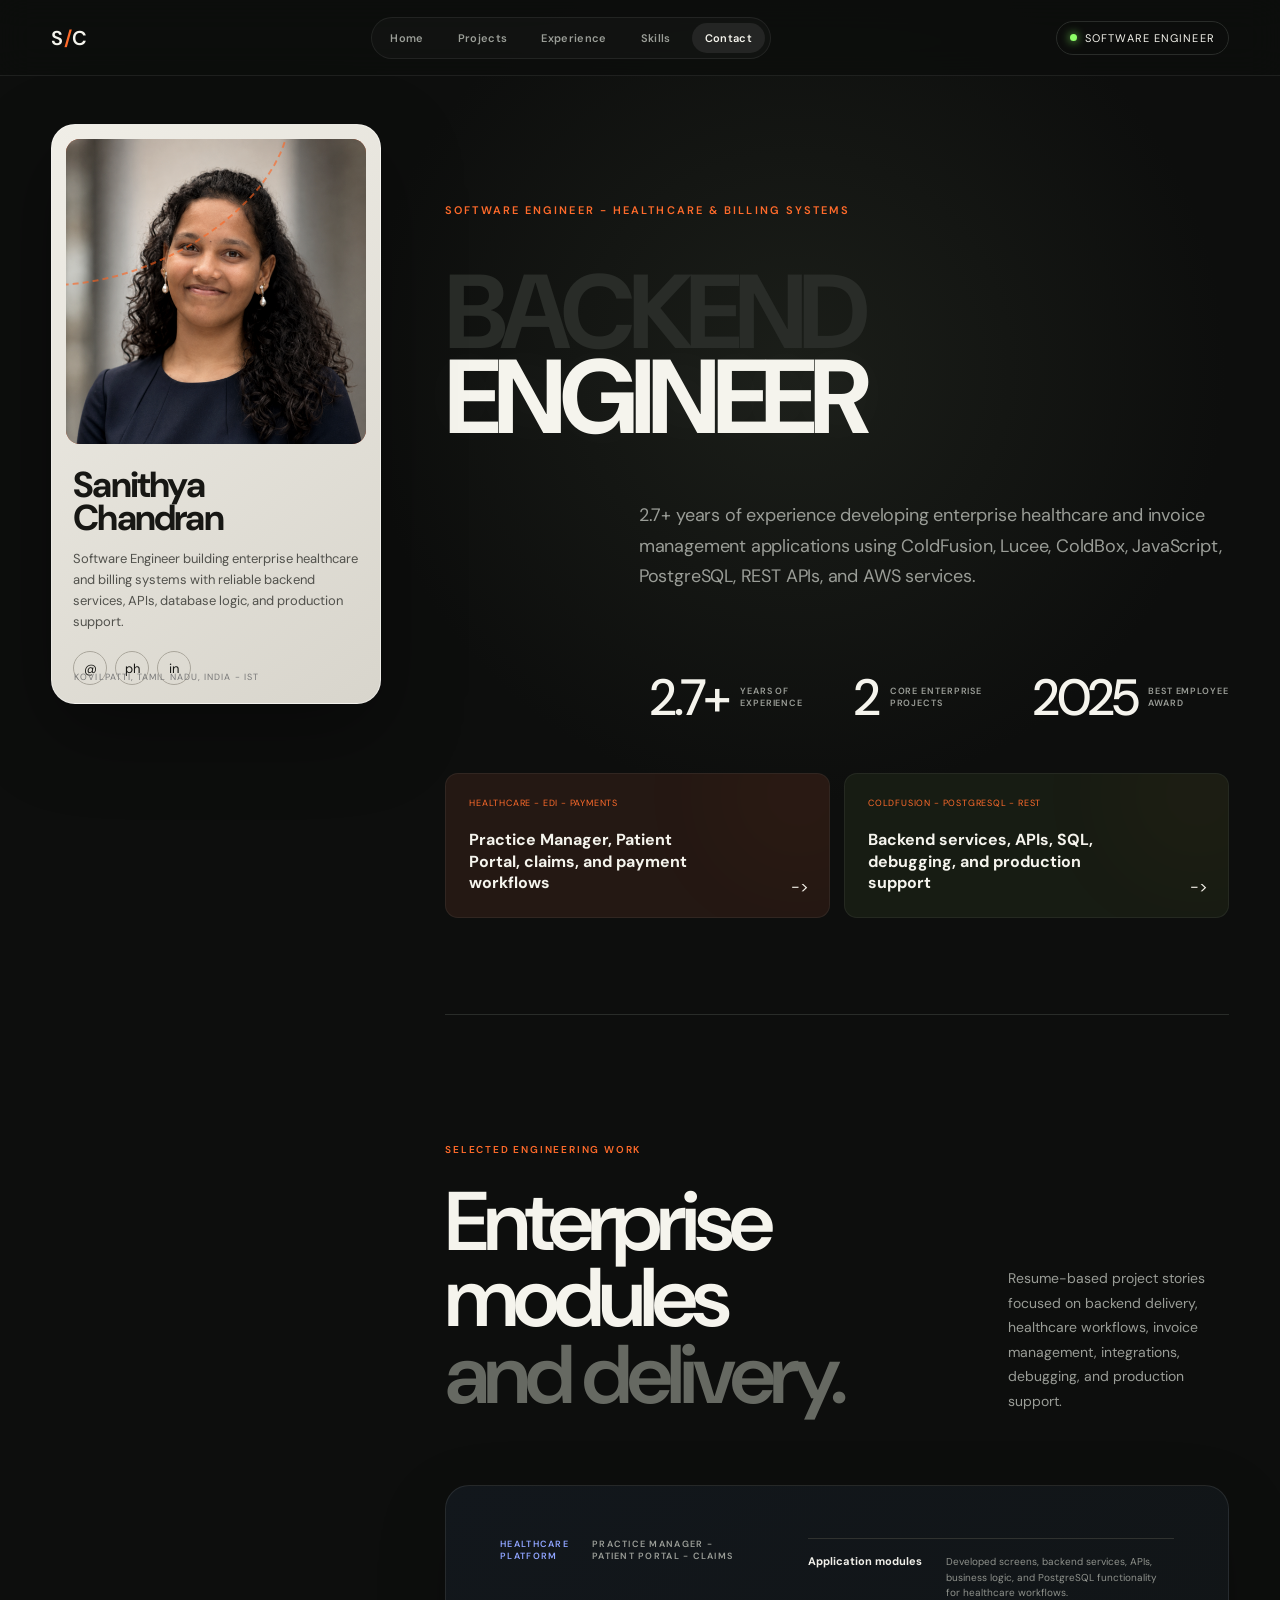
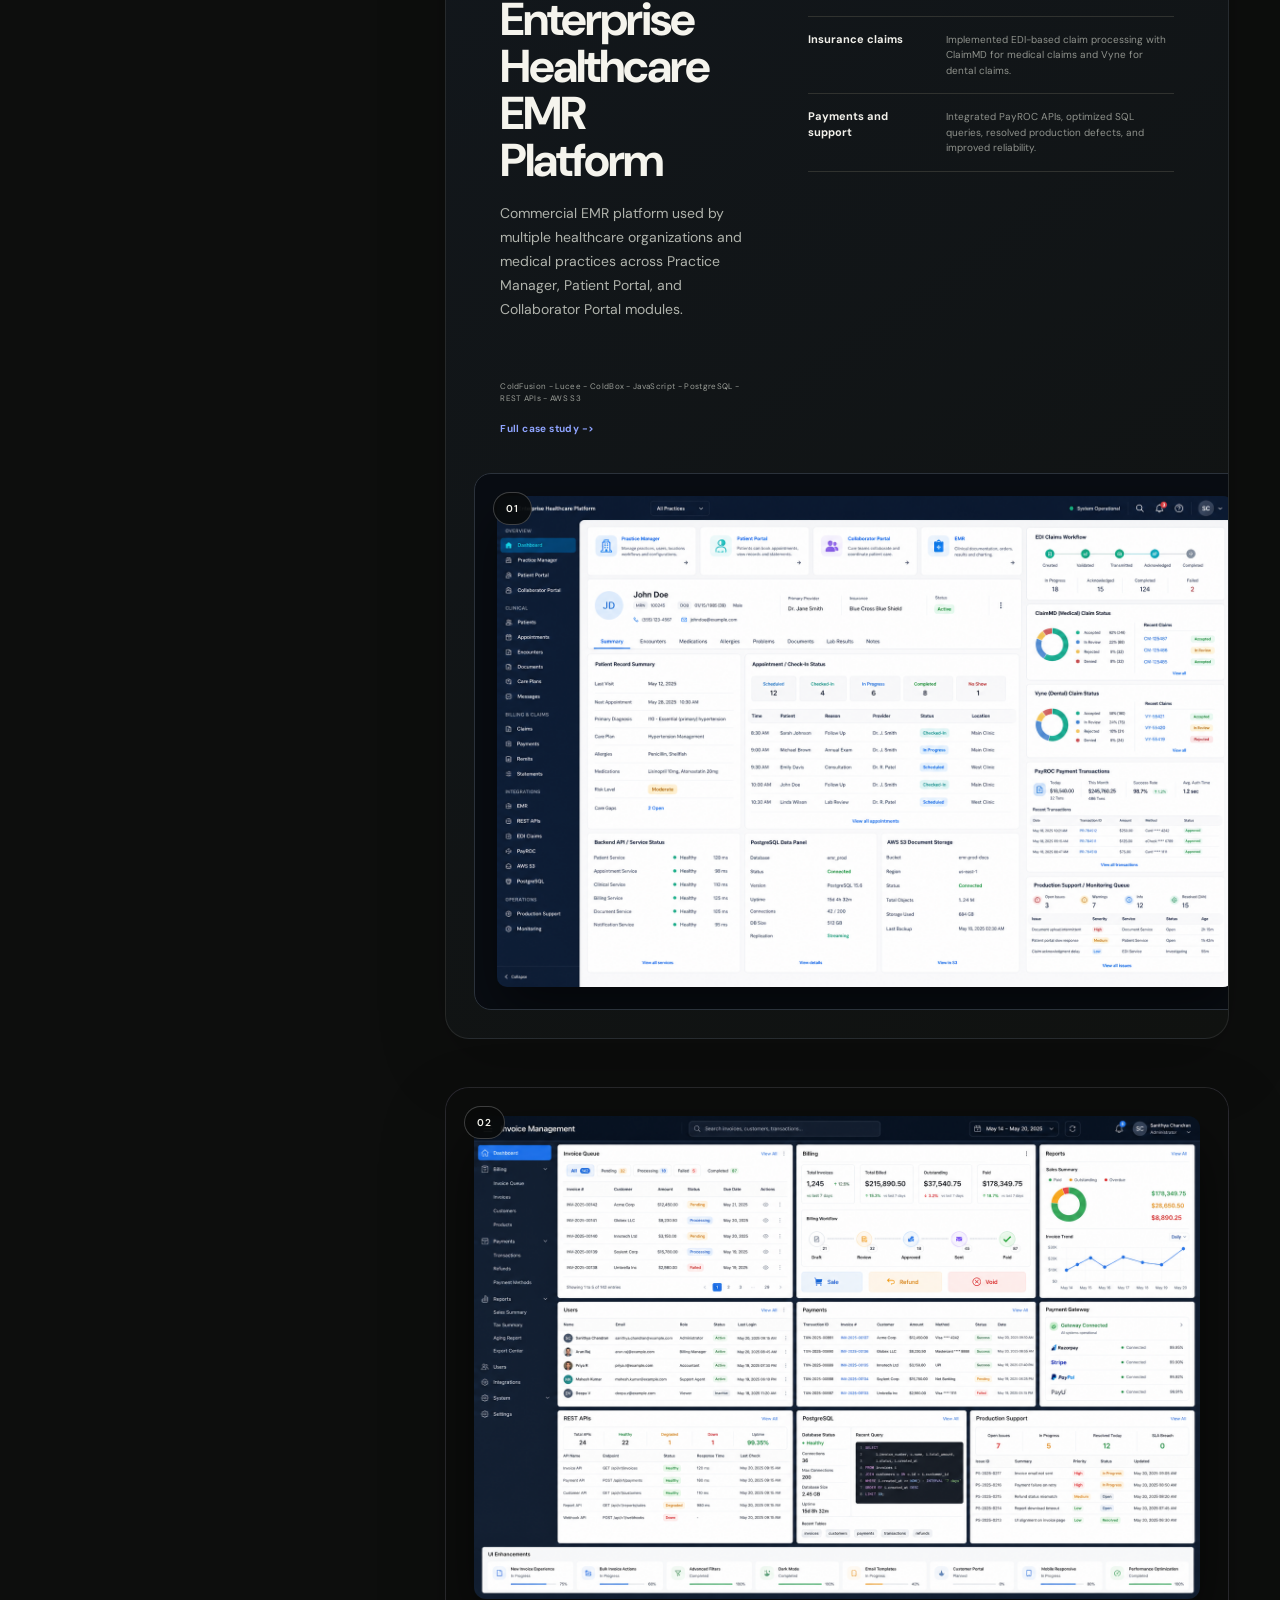
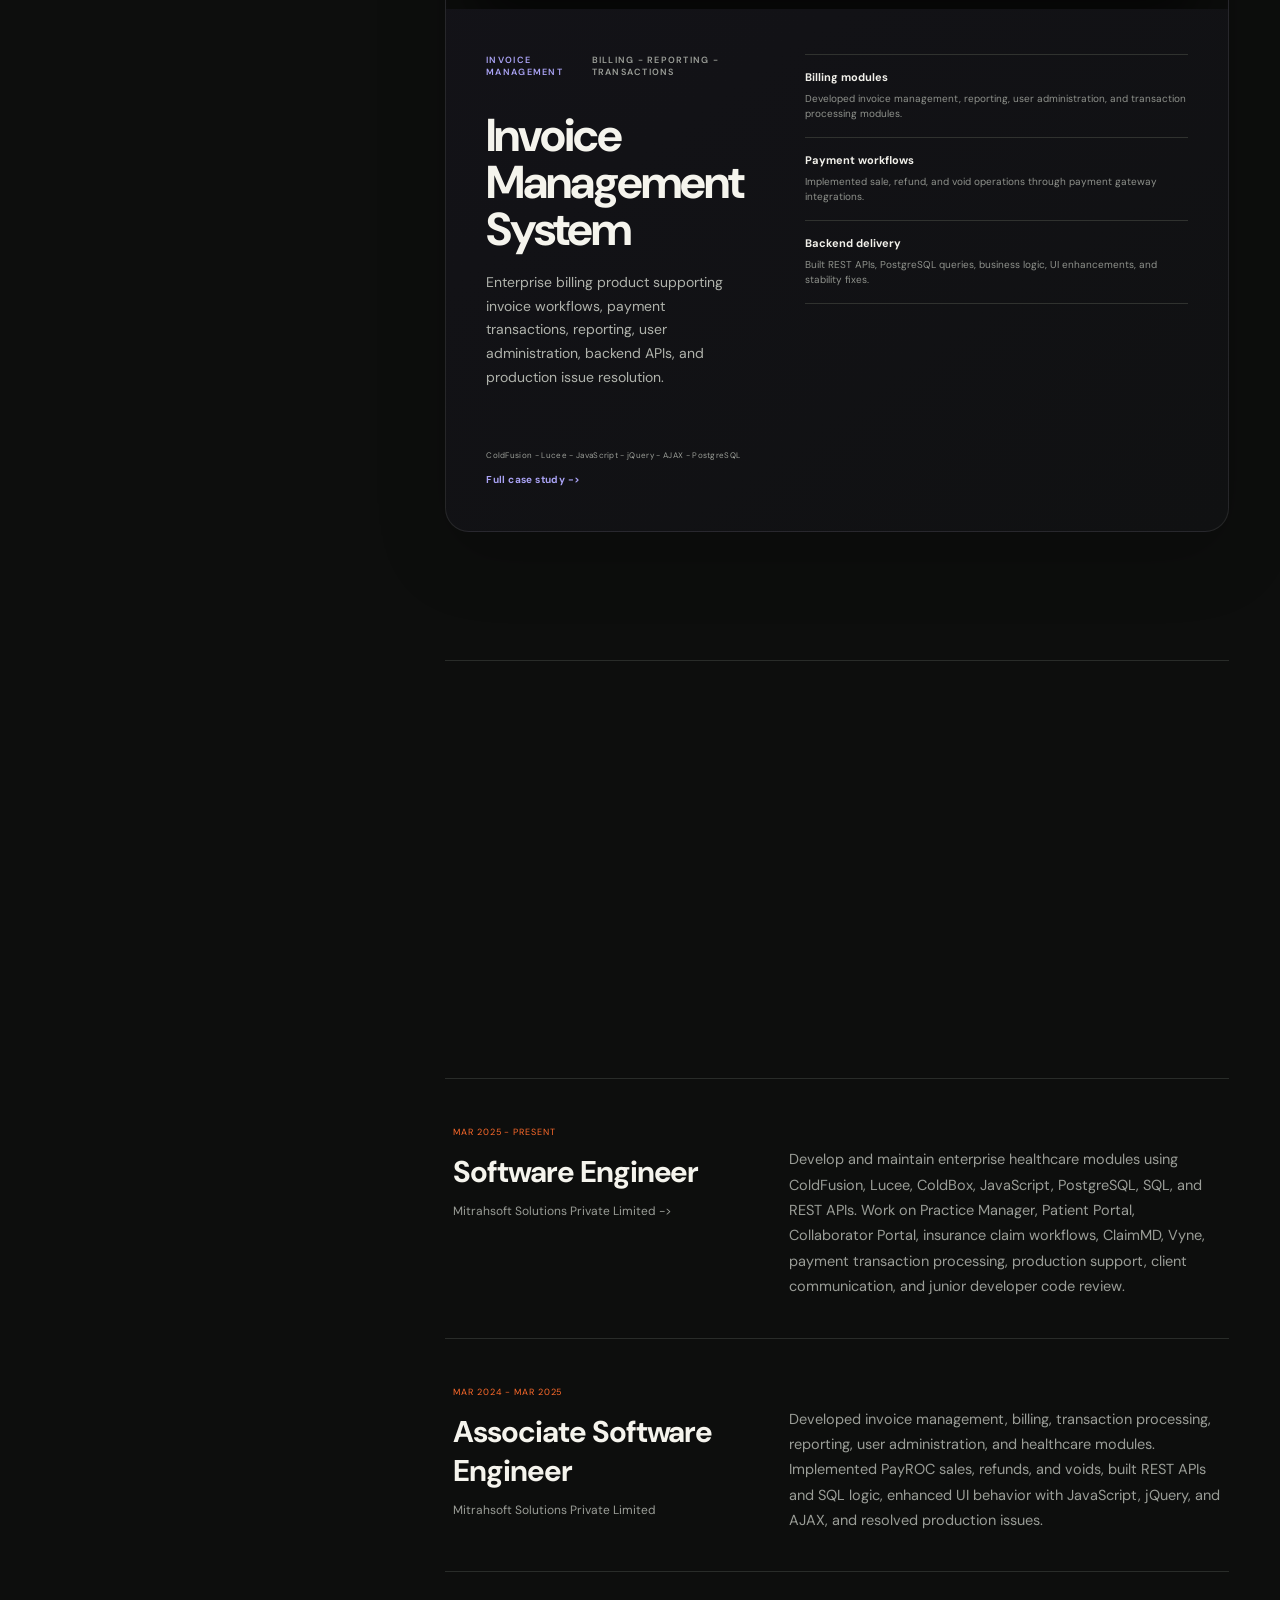
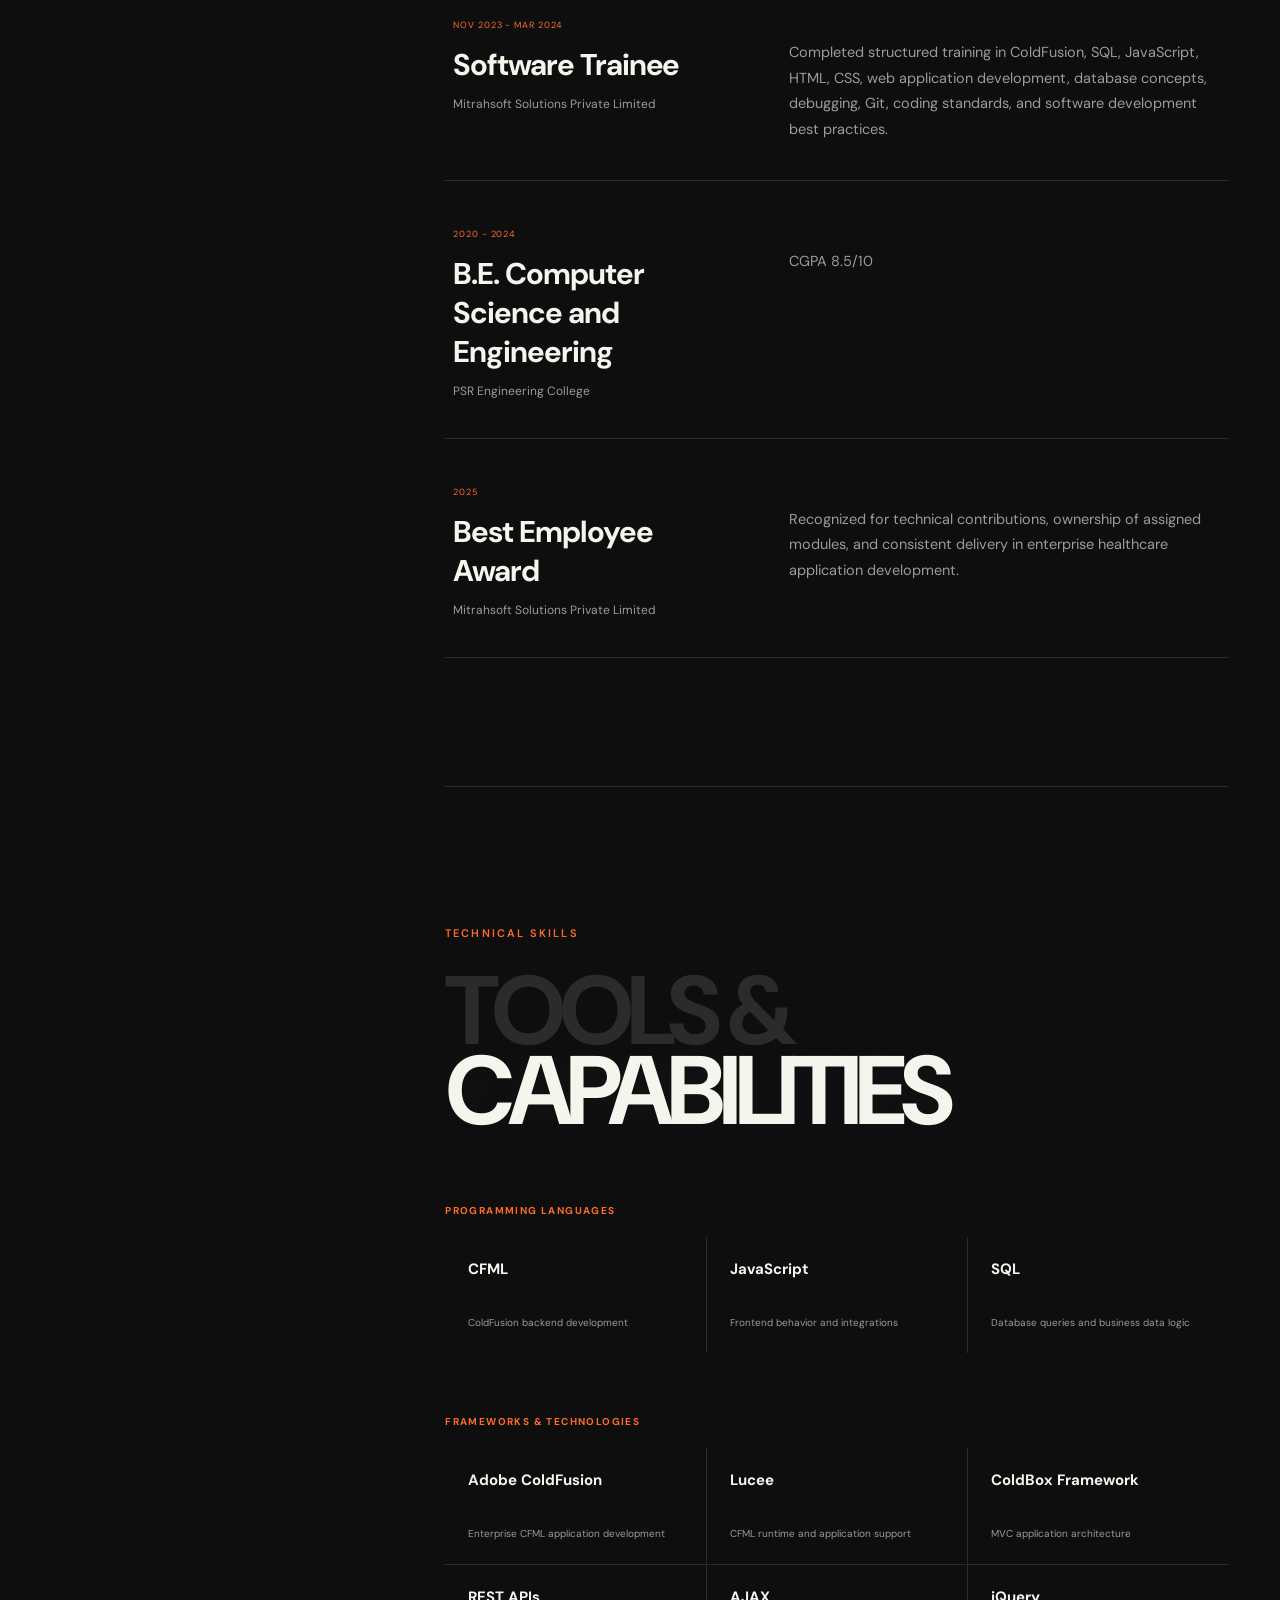
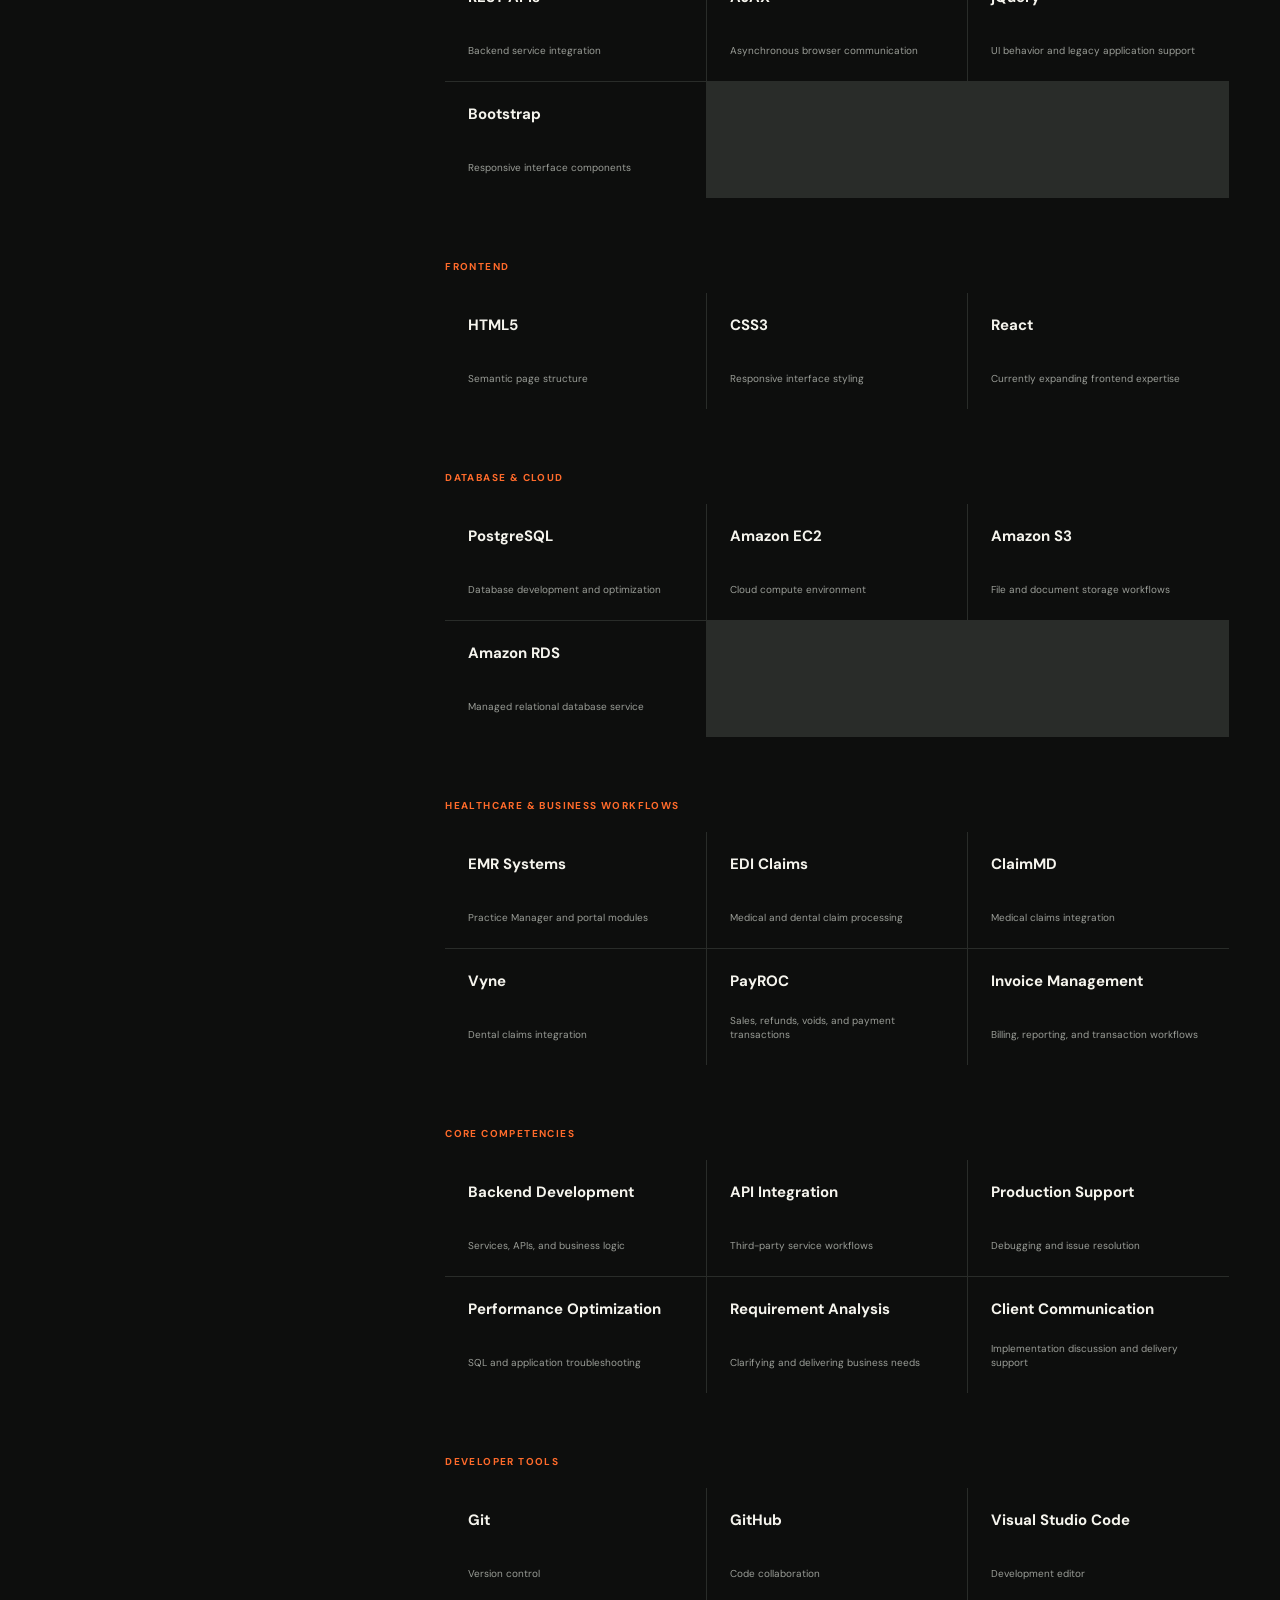
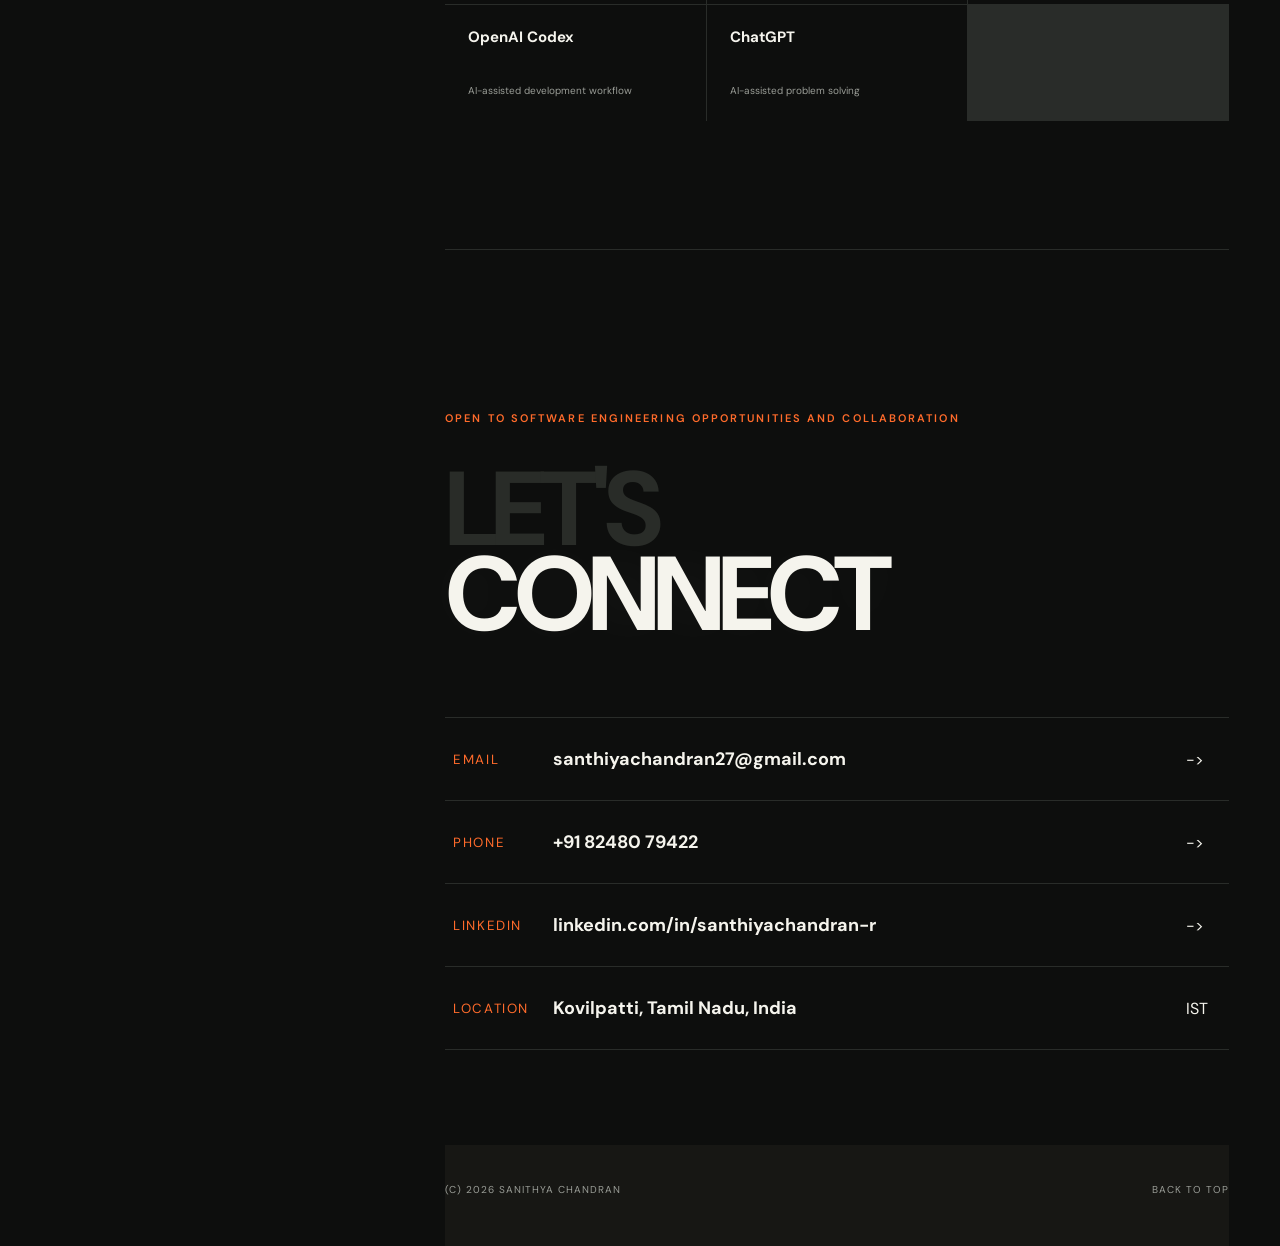
<file: index.html>
<!doctype html>
<html lang="en">
<head>
  <meta charset="utf-8">
  <meta name="viewport" content="width=device-width,initial-scale=1">
  <meta name="description" content="Sanithya Chandran - Software Engineer specializing in ColdFusion, Lucee, ColdBox, PostgreSQL, REST APIs, healthcare EMR, EDI claims, PayROC payments, and production support.">
  <title>Sanithya Chandran - Software Engineer</title>
  <link rel="stylesheet" href="assets/style.css">
  <script src="assets/script.js" defer></script>
</head>
<body class="v2">
  <header class="v2-nav">
    <a href="#home" class="v2-logo">S<span>/</span>C</a>
    <button class="menu" aria-label="Open navigation" aria-expanded="false">Menu</button>
    <nav>
      <a href="#home">Home</a>
      <a href="#projects">Projects</a>
      <a href="#experience">Experience</a>
      <a href="#tools">Skills</a>
      <a href="#contact">Contact</a>
    </nav>
    <a class="availability" href="mailto:santhiyachandran27@gmail.com"><i></i> Software Engineer</a>
  </header>

  <main id="home" class="v2-shell">
    <aside class="profile-card">
      <div class="profile-photo"><img src="assets/santhiya.png" alt="Sanithya Chandran"><div class="orbit"></div></div>
      <h2>Sanithya<br>Chandran</h2>
      <p>Software Engineer building enterprise healthcare and billing systems with reliable backend services, APIs, database logic, and production support.</p>
      <div class="profile-links">
        <a href="mailto:santhiyachandran27@gmail.com" aria-label="Email">@</a>
        <a href="tel:+918248079422" aria-label="Phone">ph</a>
        <a href="https://www.linkedin.com/in/santhiyachandran-r" target="_blank" rel="noreferrer" aria-label="LinkedIn">in</a>
      </div>
      <small>Kovilpatti, Tamil Nadu, India - IST</small>
    </aside>

    <div class="v2-content">
      <section class="v2-hero">
        <p class="v2-kicker">Software Engineer - Healthcare & Billing Systems</p>
        <h1>BACKEND<br><span>ENGINEER</span></h1>
        <p class="v2-intro">2.7+ years of experience developing enterprise healthcare and invoice management applications using ColdFusion, Lucee, ColdBox, JavaScript, PostgreSQL, REST APIs, and AWS services.</p>
        <div class="metrics">
          <div><strong>2.7+</strong><span>Years of<br>experience</span></div>
          <div><strong>2</strong><span>Core enterprise<br>projects</span></div>
          <div><strong>2025</strong><span>Best Employee<br>Award</span></div>
        </div>
        <div class="focus-cards">
          <a href="#projects"><small>HEALTHCARE - EDI - PAYMENTS</small><b>Practice Manager, Patient Portal, claims, and payment workflows</b><span>-></span></a>
          <a href="#tools"><small>COLDFUSION - POSTGRESQL - REST</small><b>Backend services, APIs, SQL, debugging, and production support</b><span>-></span></a>
        </div>
      </section>

      <section id="projects" class="v2-section">
        <div class="v2-title"><p>Selected work</p><h2>PROJECT<br><span>IMPACT</span></h2></div>
        <div class="v2-projects">
          <a href="project-emr.html" class="v2-project">
            <div class="project-num">01</div>
            <div class="project-art art-emr"><span>EMR</span><i>HEALTHCARE / CLAIMS</i></div>
            <div>
              <h3>Enterprise Healthcare EMR Platform</h3>
              <p>Commercial healthcare platform used by multiple organizations and medical practices across Practice Manager, Patient Portal, and Collaborator Portal modules.</p>
              <ul class="project-duties">
                <li>Developed frontend interfaces, backend services, APIs, business logic, and PostgreSQL functionality</li>
                <li>Implemented EDI claim workflows with ClaimMD for medical claims and Vyne for dental claims</li>
                <li>Integrated PayROC payment APIs and improved production reliability through debugging and query optimization</li>
              </ul>
              <small>ColdFusion - Lucee - ColdBox - JavaScript - PostgreSQL - REST APIs - AWS S3 - ClaimMD - Vyne - PayROC</small>
            </div>
            <b>-></b>
          </a>
          <a href="project-invoice.html" class="v2-project">
            <div class="project-num">02</div>
            <div class="project-art art-blog"><span>INV</span><i>BILLING / REPORTING</i></div>
            <div>
              <h3>Invoice Management System</h3>
              <p>Enterprise billing product covering invoice management, payment transactions, reporting, user administration, and backend business operations.</p>
              <ul class="project-duties">
                <li>Built billing, invoice, reporting, user-management, and payment transaction modules</li>
                <li>Implemented sale, refund, and void workflows through payment gateway integrations</li>
                <li>Developed REST APIs, PostgreSQL queries, business logic, UI enhancements, and production fixes</li>
              </ul>
              <small>ColdFusion - Lucee - JavaScript - jQuery - AJAX - PostgreSQL - REST APIs</small>
            </div>
            <b>-></b>
          </a>
        </div>
      </section>

      <section id="experience" class="v2-section">
        <div class="v2-title"><p>Professional journey</p><h2>2.7+ YEARS OF<br><span>EXPERIENCE</span></h2></div>
        <article class="experience-card">
          <div><p>MAR 2025 - PRESENT</p><h3>Software Engineer</h3><a href="https://www.mitrahsoft.com/" target="_blank" rel="noreferrer">Mitrahsoft Solutions Private Limited -></a></div>
          <p>Develop and maintain enterprise healthcare modules using ColdFusion, Lucee, ColdBox, JavaScript, PostgreSQL, SQL, and REST APIs. Work on Practice Manager, Patient Portal, Collaborator Portal, insurance claim workflows, ClaimMD, Vyne, payment transaction processing, production support, client communication, and junior developer code review.</p>
        </article>
        <article class="experience-card">
          <div><p>MAR 2024 - MAR 2025</p><h3>Associate Software Engineer</h3><span>Mitrahsoft Solutions Private Limited</span></div>
          <p>Developed invoice management, billing, transaction processing, reporting, user administration, and healthcare modules. Implemented PayROC sales, refunds, and voids, built REST APIs and SQL logic, enhanced UI behavior with JavaScript, jQuery, and AJAX, and resolved production issues.</p>
        </article>
        <article class="experience-card">
          <div><p>NOV 2023 - MAR 2024</p><h3>Software Trainee</h3><span>Mitrahsoft Solutions Private Limited</span></div>
          <p>Completed structured training in ColdFusion, SQL, JavaScript, HTML, CSS, web application development, database concepts, debugging, Git, coding standards, and software development best practices.</p>
        </article>
        <article class="experience-card education">
          <div><p>2020 - 2024</p><h3>B.E. Computer Science and Engineering</h3><span>PSR Engineering College</span></div>
          <p>CGPA 8.5/10</p>
        </article>
        <article class="experience-card education">
          <div><p>2025</p><h3>Best Employee Award</h3><span>Mitrahsoft Solutions Private Limited</span></div>
          <p>Recognized for technical contributions, ownership of assigned modules, and consistent delivery in enterprise healthcare application development.</p>
        </article>
      </section>

      <section id="tools" class="v2-section">
        <div class="v2-title"><p>Technical skills</p><h2>TOOLS &<br><span>CAPABILITIES</span></h2></div>
        <div class="tool-group"><h3>Programming Languages</h3><div class="tool-grid"><div><b>CFML</b><span>ColdFusion backend development</span></div><div><b>JavaScript</b><span>Frontend behavior and integrations</span></div><div><b>SQL</b><span>Database queries and business data logic</span></div></div></div>
        <div class="tool-group"><h3>Frameworks & Technologies</h3><div class="tool-grid"><div><b>Adobe ColdFusion</b><span>Enterprise CFML application development</span></div><div><b>Lucee</b><span>CFML runtime and application support</span></div><div><b>ColdBox Framework</b><span>MVC application architecture</span></div><div><b>REST APIs</b><span>Backend service integration</span></div><div><b>AJAX</b><span>Asynchronous browser communication</span></div><div><b>jQuery</b><span>UI behavior and legacy application support</span></div><div><b>Bootstrap</b><span>Responsive interface components</span></div></div></div>
        <div class="tool-group"><h3>Frontend</h3><div class="tool-grid"><div><b>HTML5</b><span>Semantic page structure</span></div><div><b>CSS3</b><span>Responsive interface styling</span></div><div><b>React</b><span>Currently expanding frontend expertise</span></div></div></div>
        <div class="tool-group"><h3>Database & Cloud</h3><div class="tool-grid"><div><b>PostgreSQL</b><span>Database development and optimization</span></div><div><b>Amazon EC2</b><span>Cloud compute environment</span></div><div><b>Amazon S3</b><span>File and document storage workflows</span></div><div><b>Amazon RDS</b><span>Managed relational database service</span></div></div></div>
        <div class="tool-group"><h3>Healthcare & Business Workflows</h3><div class="tool-grid"><div><b>EMR Systems</b><span>Practice Manager and portal modules</span></div><div><b>EDI Claims</b><span>Medical and dental claim processing</span></div><div><b>ClaimMD</b><span>Medical claims integration</span></div><div><b>Vyne</b><span>Dental claims integration</span></div><div><b>PayROC</b><span>Sales, refunds, voids, and payment transactions</span></div><div><b>Invoice Management</b><span>Billing, reporting, and transaction workflows</span></div></div></div>
        <div class="tool-group"><h3>Core Competencies</h3><div class="tool-grid"><div><b>Backend Development</b><span>Services, APIs, and business logic</span></div><div><b>API Integration</b><span>Third-party service workflows</span></div><div><b>Production Support</b><span>Debugging and issue resolution</span></div><div><b>Performance Optimization</b><span>SQL and application troubleshooting</span></div><div><b>Requirement Analysis</b><span>Clarifying and delivering business needs</span></div><div><b>Client Communication</b><span>Implementation discussion and delivery support</span></div></div></div>
        <div class="tool-group"><h3>Developer Tools</h3><div class="tool-grid"><div><b>Git</b><span>Version control</span></div><div><b>GitHub</b><span>Code collaboration</span></div><div><b>Visual Studio Code</b><span>Development editor</span></div><div><b>OpenAI Codex</b><span>AI-assisted development workflow</span></div><div><b>ChatGPT</b><span>AI-assisted problem solving</span></div></div></div>
      </section>

      <section id="contact" class="v2-contact">
        <p>Open to software engineering opportunities and collaboration</p>
        <h2>LET'S<br><span>CONNECT</span></h2>
        <div class="contact-direct">
          <a href="mailto:santhiyachandran27@gmail.com"><small>Email</small><b>santhiyachandran27@gmail.com</b><span>-></span></a>
          <a href="tel:+918248079422"><small>Phone</small><b>+91 82480 79422</b><span>-></span></a>
          <a href="https://www.linkedin.com/in/santhiyachandran-r" target="_blank" rel="noreferrer"><small>LinkedIn</small><b>linkedin.com/in/santhiyachandran-r</b><span>-></span></a>
          <div><small>Location</small><b>Kovilpatti, Tamil Nadu, India</b><span>IST</span></div>
        </div>
      </section>

      <footer class="v2-footer"><span>(c) <span data-year></span> Sanithya Chandran</span><a href="#home">Back to top</a></footer>
    </div>
  </main>
</body>
</html>
</file>
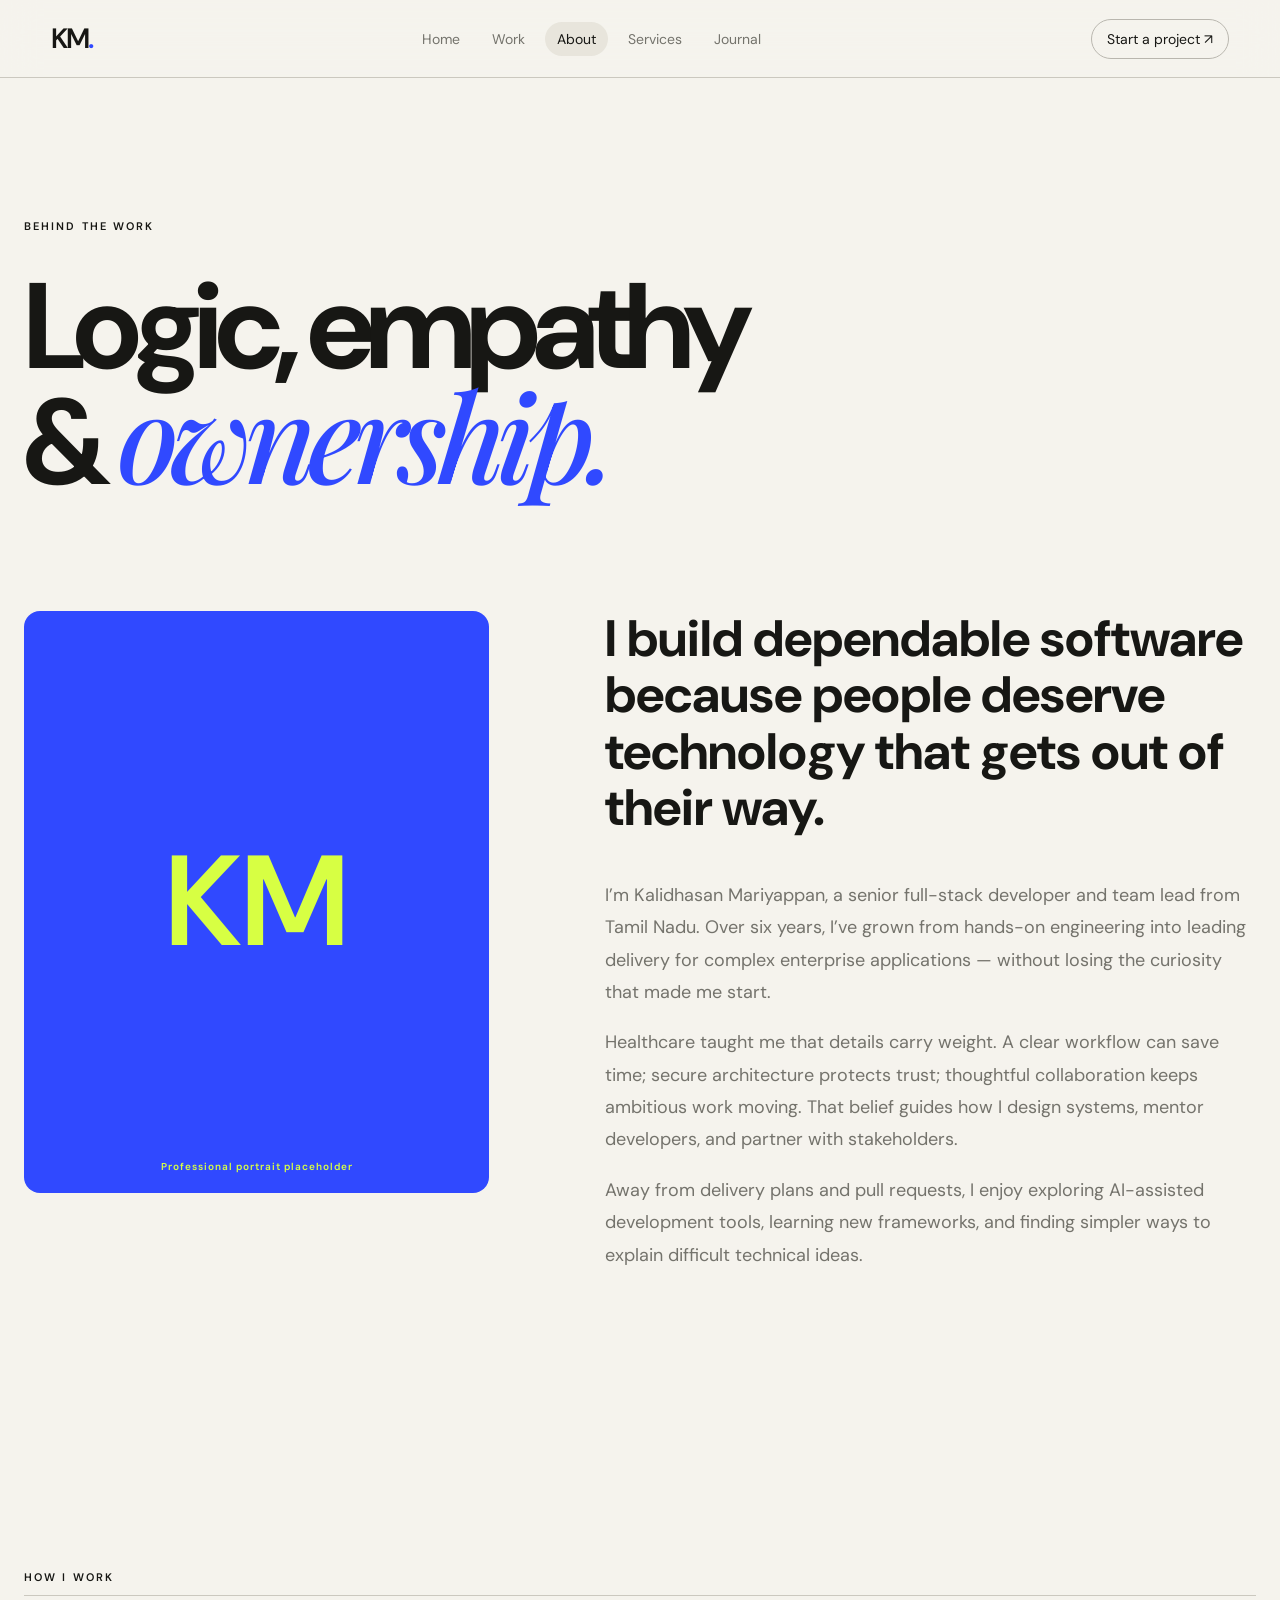
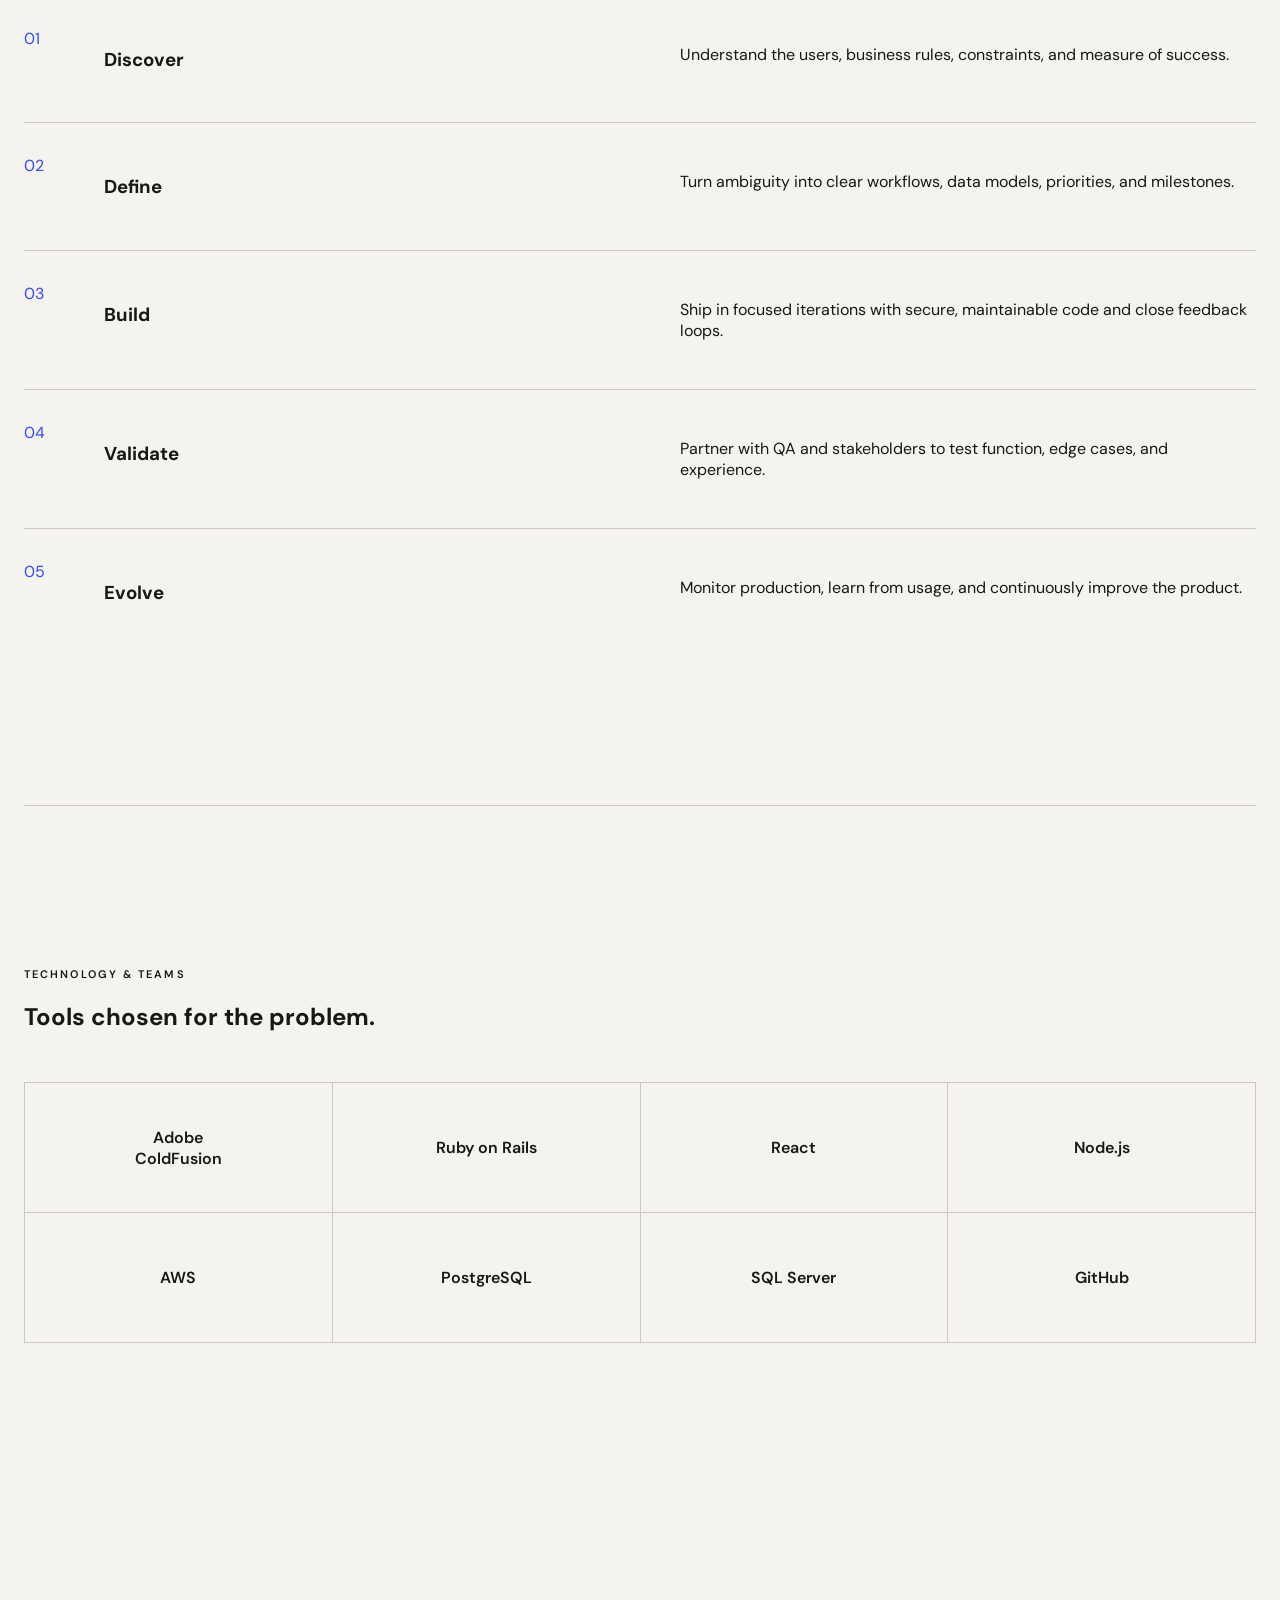
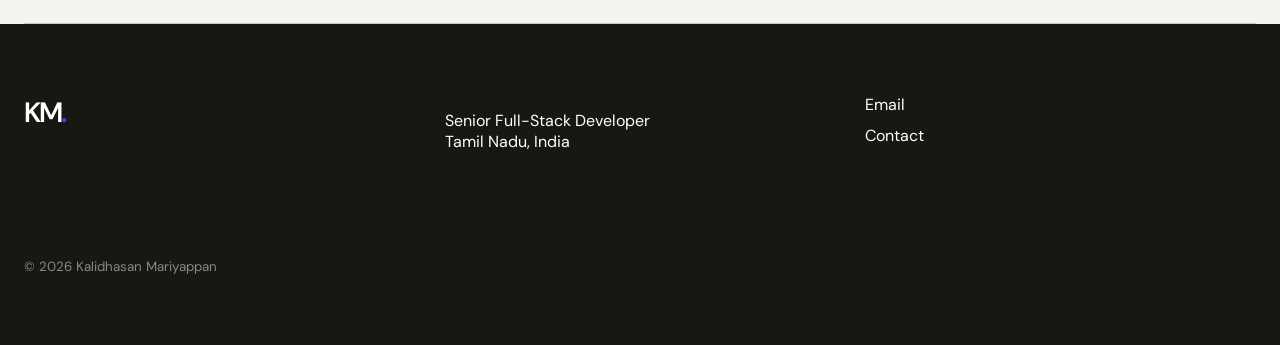
<file: about.html>
<!doctype html><html lang="en"><head><meta charset="utf-8"><meta name="viewport" content="width=device-width,initial-scale=1"><title>About — Kalidhasan Mariyappan</title><link rel="stylesheet" href="assets/style.css"><script src="assets/script.js" defer></script></head><body><header class="site-header"><a class="brand" href="index.html">KM<span>.</span></a><button class="menu" aria-label="Open navigation">Menu</button><nav><a href="index.html">Home</a><a href="work.html">Work</a><a class="active" href="about.html">About</a><a href="services.html">Services</a><a href="journal.html">Journal</a></nav><a class="header-cta" href="contact.html">Start a project ↗</a></header><main><section class="page-hero wrap"><p class="eyebrow">Behind the work</p><h1>Logic, empathy<br>& <em>ownership.</em></h1></section><section class="about-grid wrap"><div class="portrait" aria-label="Photo placeholder for Kalidhasan">KM</div><div class="bio"><h2>I build dependable software because people deserve technology that gets out of their way.</h2><p>I’m Kalidhasan Mariyappan, a senior full-stack developer and team lead from Tamil Nadu. Over six years, I’ve grown from hands-on engineering into leading delivery for complex enterprise applications — without losing the curiosity that made me start.</p><p>Healthcare taught me that details carry weight. A clear workflow can save time; secure architecture protects trust; thoughtful collaboration keeps ambitious work moving. That belief guides how I design systems, mentor developers, and partner with stakeholders.</p><p>Away from delivery plans and pull requests, I enjoy exploring AI-assisted development tools, learning new frameworks, and finding simpler ways to explain difficult technical ideas.</p></div></section><section class="wrap section"><p class="eyebrow">How I work</p><div class="steps"><div class="step"><h3>Discover</h3><p>Understand the users, business rules, constraints, and measure of success.</p></div><div class="step"><h3>Define</h3><p>Turn ambiguity into clear workflows, data models, priorities, and milestones.</p></div><div class="step"><h3>Build</h3><p>Ship in focused iterations with secure, maintainable code and close feedback loops.</p></div><div class="step"><h3>Validate</h3><p>Partner with QA and stakeholders to test function, edge cases, and experience.</p></div><div class="step"><h3>Evolve</h3><p>Monitor production, learn from usage, and continuously improve the product.</p></div></div></section><section class="wrap section"><p class="eyebrow">Technology & teams</p><h2>Tools chosen for the problem.</h2><div class="logo-grid"><div>Adobe<br>ColdFusion</div><div>Ruby on Rails</div><div>React</div><div>Node.js</div><div>AWS</div><div>PostgreSQL</div><div>SQL Server</div><div>GitHub</div></div></section></main><footer><div class="wrap"><a class="brand" href="index.html">KM<span>.</span></a><p>Senior Full-Stack Developer<br>Tamil Nadu, India</p><div><a href="mailto:kalidhasan.mariyappan@gmail.com">Email</a><a href="contact.html">Contact</a></div><small>© <span data-year></span> Kalidhasan Mariyappan</small></div></footer></body></html>
</file>
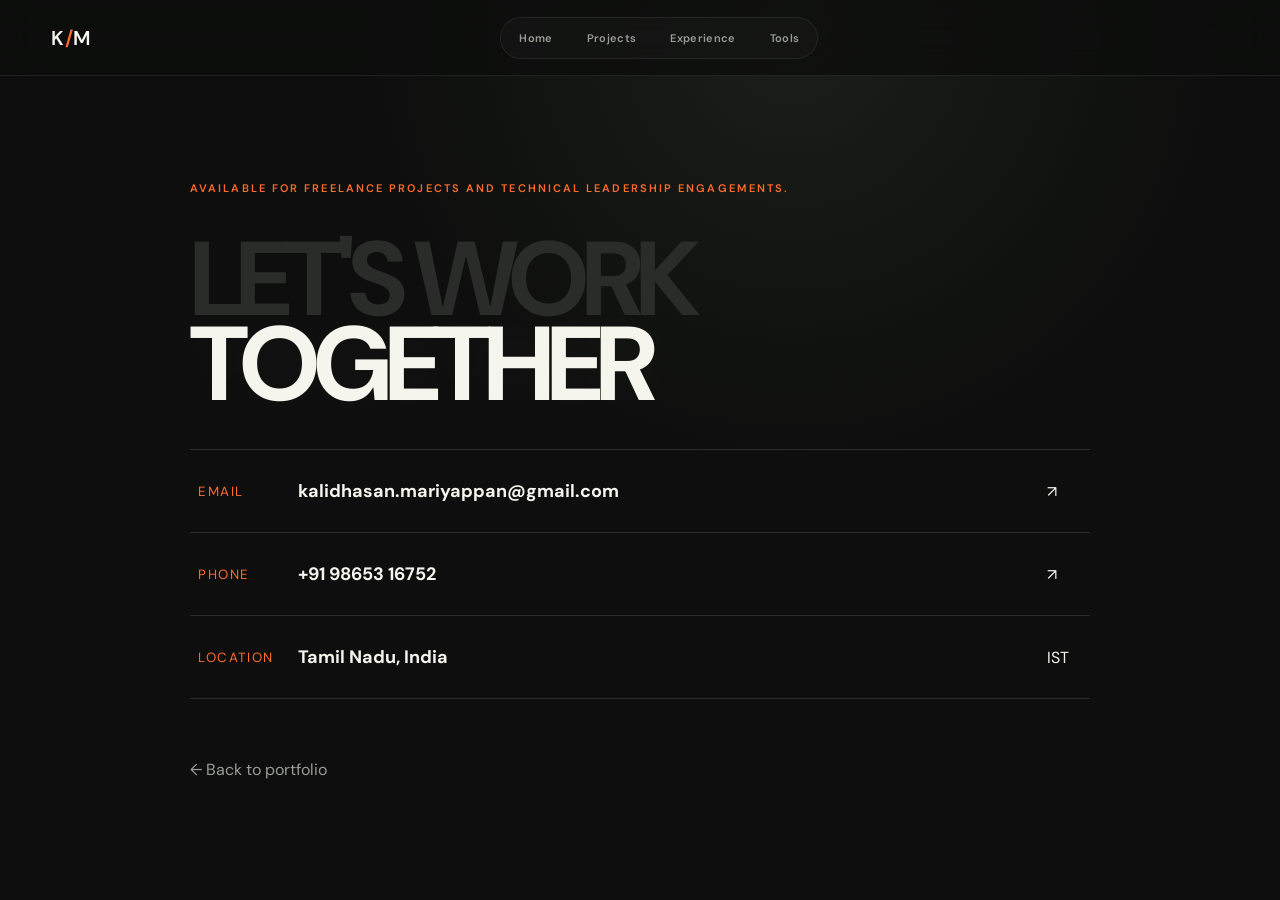
<file: contact.html>
<!doctype html><html lang="en"><head><meta charset="utf-8"><meta name="viewport" content="width=device-width,initial-scale=1"><title>Contact — Kalidhasan Mariyappan</title><link rel="stylesheet" href="assets/style.css"><script src="assets/script.js" defer></script></head><body class="v2 contact-page"><header class="v2-nav"><a href="index.html" class="v2-logo">K<span>/</span>M</a><button class="menu" aria-label="Open navigation">Menu</button><nav><a href="index.html">Home</a><a href="index.html#projects">Projects</a><a href="index.html#experience">Experience</a><a href="index.html#tools">Tools</a></nav></header><main class="contact-only"><p>Available for freelance projects and technical leadership engagements.</p><h1>LET'S WORK<br><span>TOGETHER</span></h1><div class="contact-direct"><a href="mailto:kalidhasan.mariyappan@gmail.com"><small>Email</small><b>kalidhasan.mariyappan@gmail.com</b><span>↗</span></a><a href="tel:+919865316752"><small>Phone</small><b>+91 98653 16752</b><span>↗</span></a><div><small>Location</small><b>Tamil Nadu, India</b><span>IST</span></div></div><a class="back-link" href="index.html">← Back to portfolio</a></main></body></html>
</file>
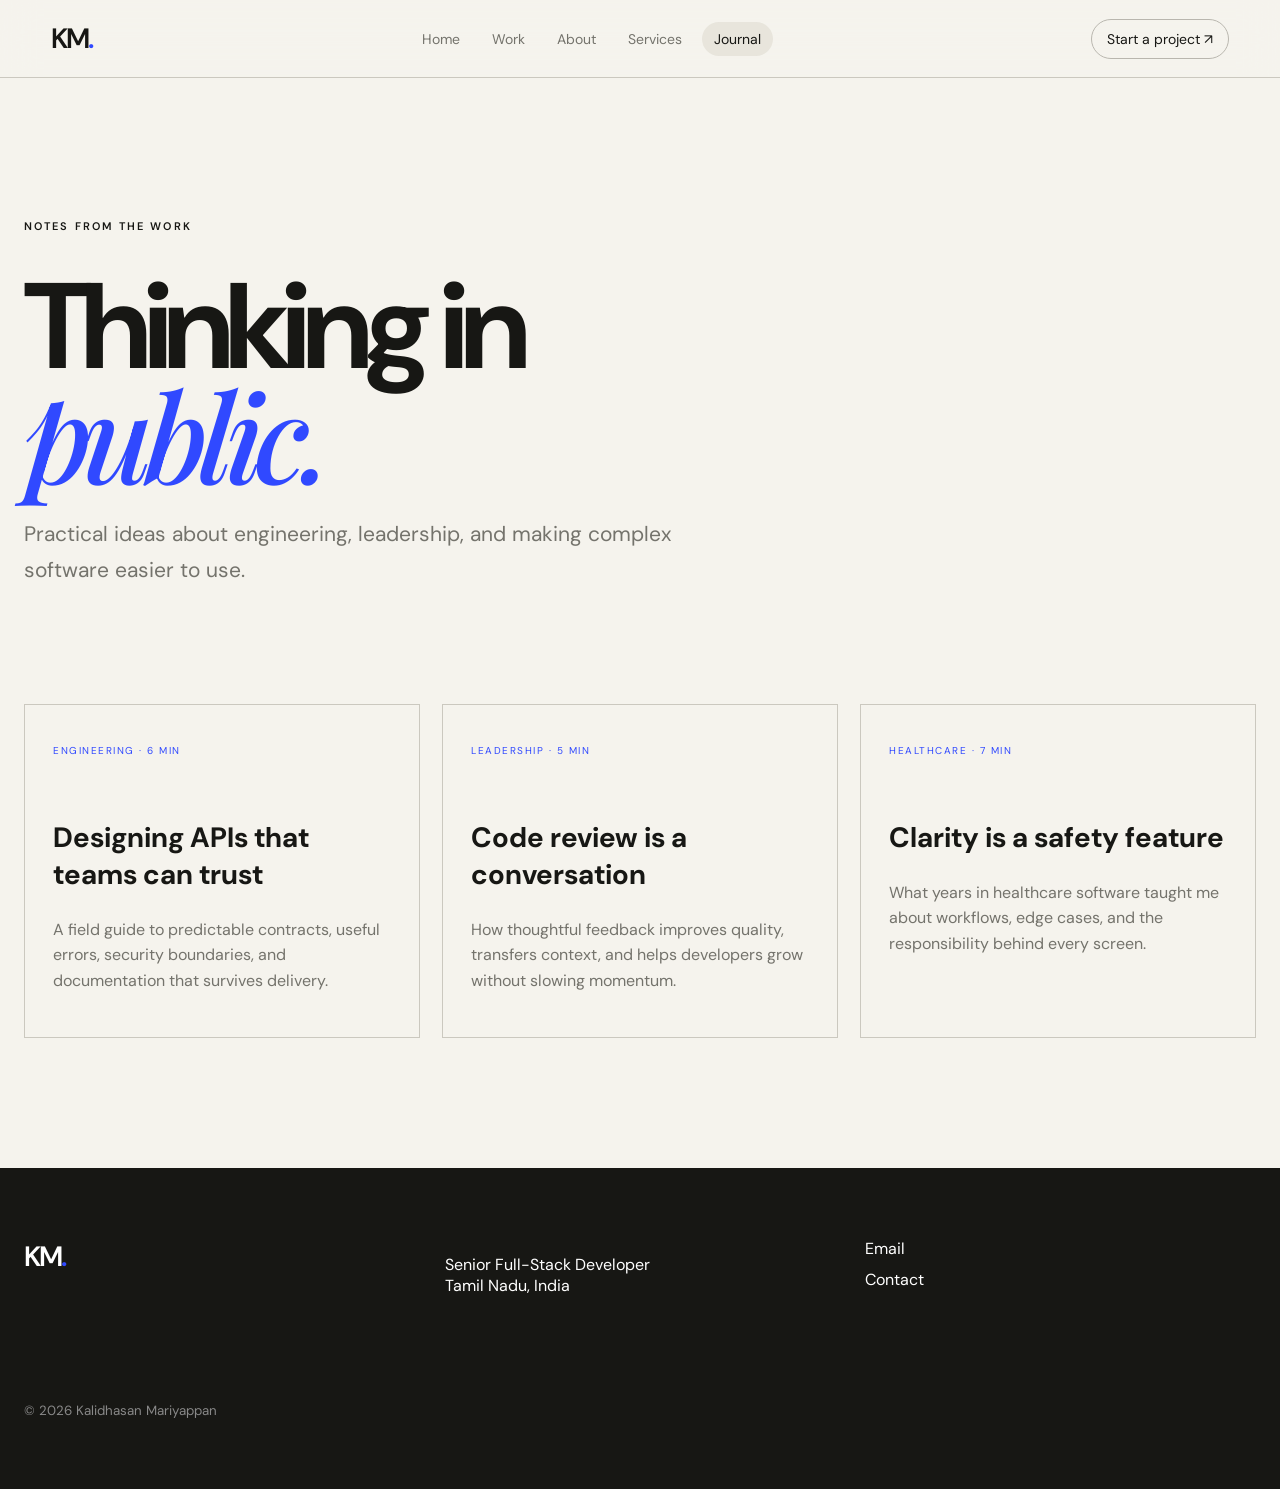
<file: journal.html>
<!doctype html><html lang="en"><head><meta charset="utf-8"><meta name="viewport" content="width=device-width,initial-scale=1"><title>Journal — Kalidhasan Mariyappan</title><link rel="stylesheet" href="assets/style.css"><script src="assets/script.js" defer></script></head><body><header class="site-header"><a class="brand" href="index.html">KM<span>.</span></a><button class="menu" aria-label="Open navigation">Menu</button><nav><a href="index.html">Home</a><a href="work.html">Work</a><a href="about.html">About</a><a href="services.html">Services</a><a class="active" href="journal.html">Journal</a></nav><a class="header-cta" href="contact.html">Start a project ↗</a></header><main><section class="page-hero wrap"><p class="eyebrow">Notes from the work</p><h1>Thinking in<br><em>public.</em></h1><p class="lead">Practical ideas about engineering, leadership, and making complex software easier to use.</p></section><section class="journal-grid wrap"><article class="post"><p class="tag">Engineering · 6 min</p><h2>Designing APIs that teams can trust</h2><p>A field guide to predictable contracts, useful errors, security boundaries, and documentation that survives delivery.</p></article><article class="post"><p class="tag">Leadership · 5 min</p><h2>Code review is a conversation</h2><p>How thoughtful feedback improves quality, transfers context, and helps developers grow without slowing momentum.</p></article><article class="post"><p class="tag">Healthcare · 7 min</p><h2>Clarity is a safety feature</h2><p>What years in healthcare software taught me about workflows, edge cases, and the responsibility behind every screen.</p></article></section></main><footer><div class="wrap"><a class="brand" href="index.html">KM<span>.</span></a><p>Senior Full-Stack Developer<br>Tamil Nadu, India</p><div><a href="mailto:kalidhasan.mariyappan@gmail.com">Email</a><a href="contact.html">Contact</a></div><small>© <span data-year></span> Kalidhasan Mariyappan</small></div></footer></body></html>
</file>
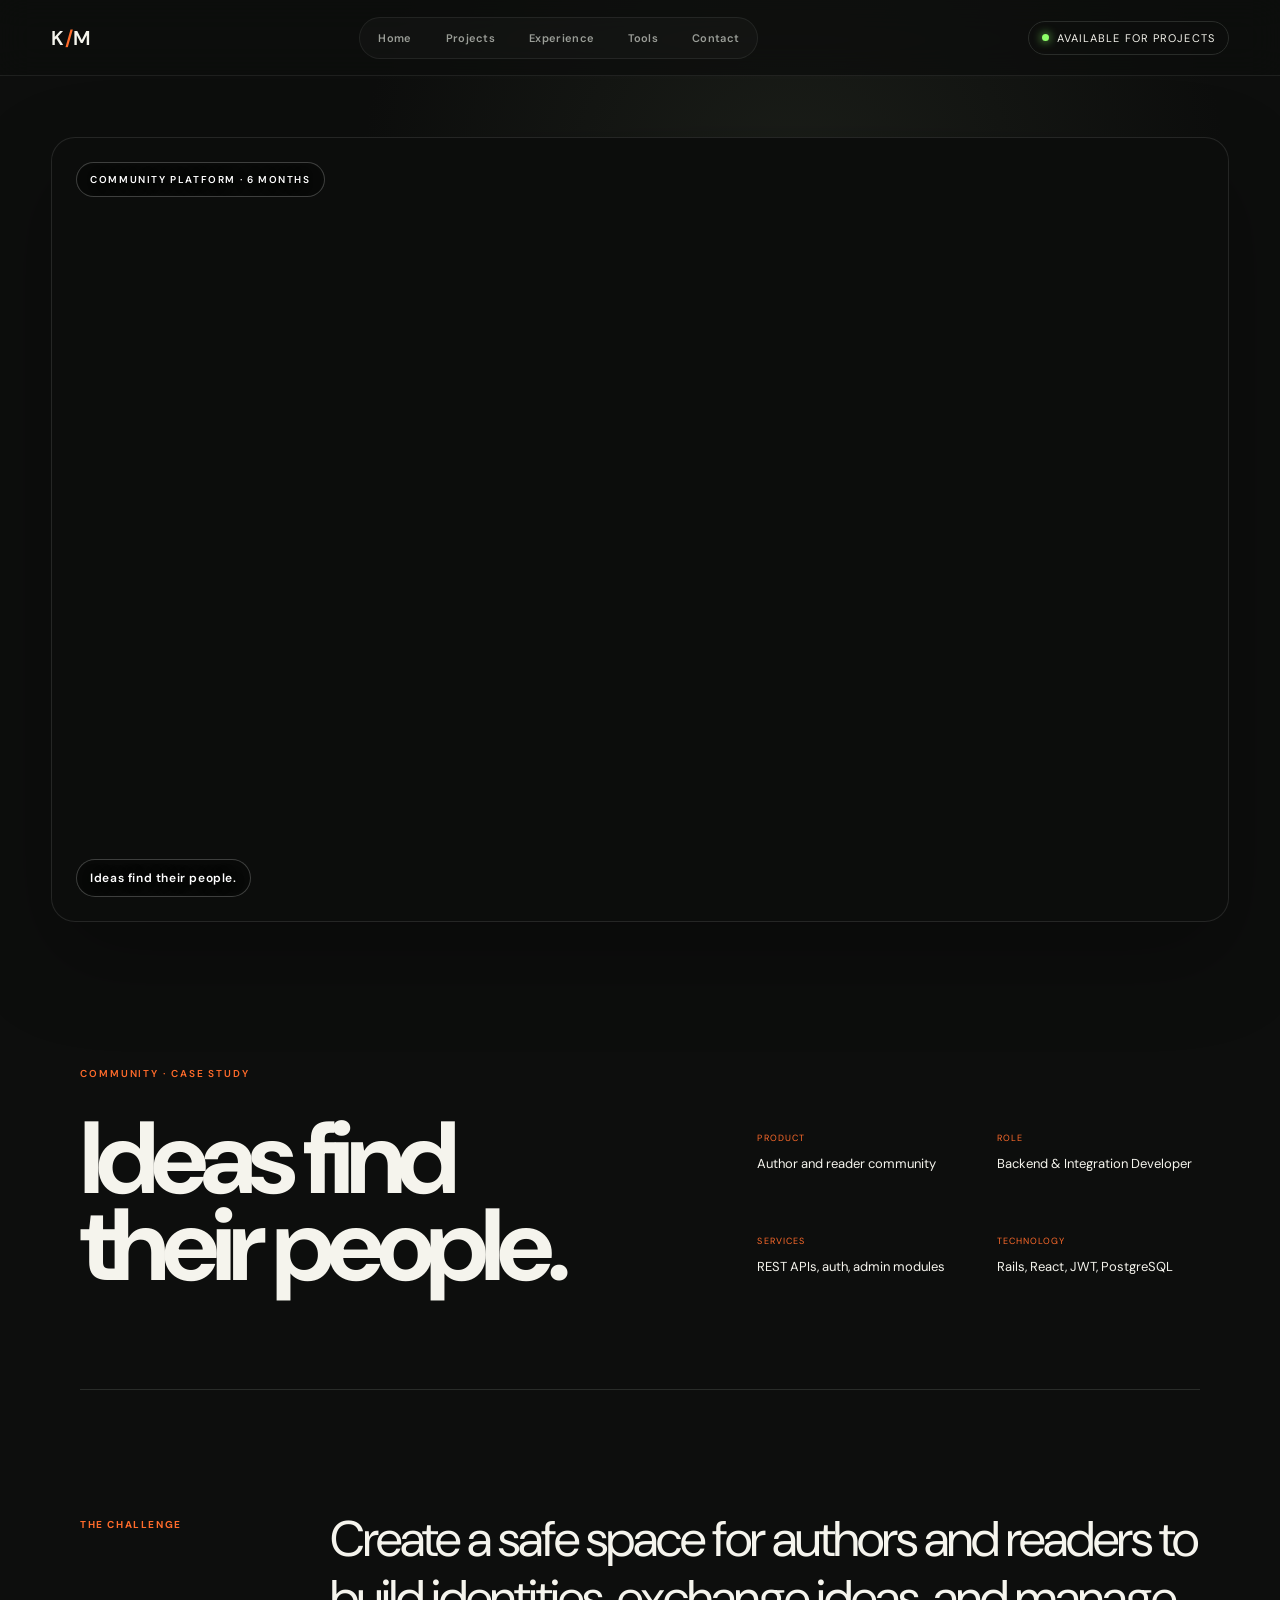
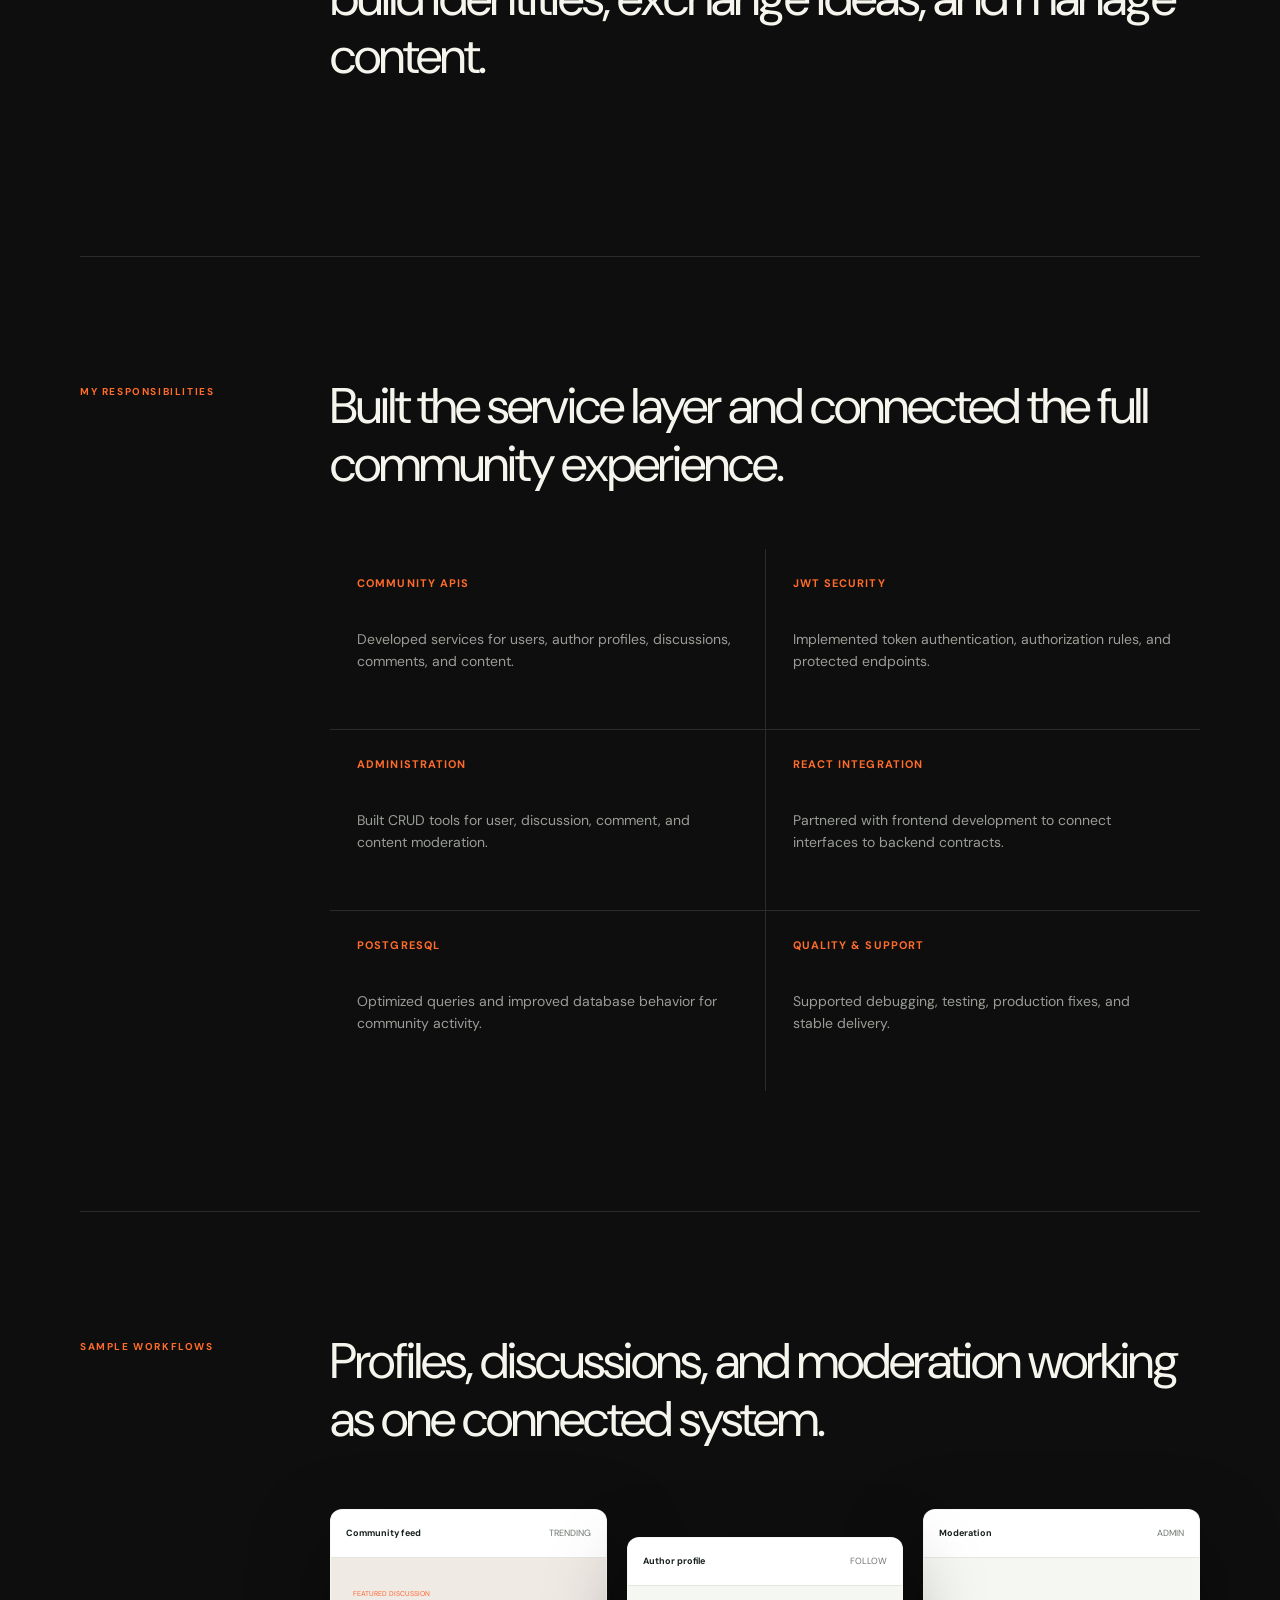
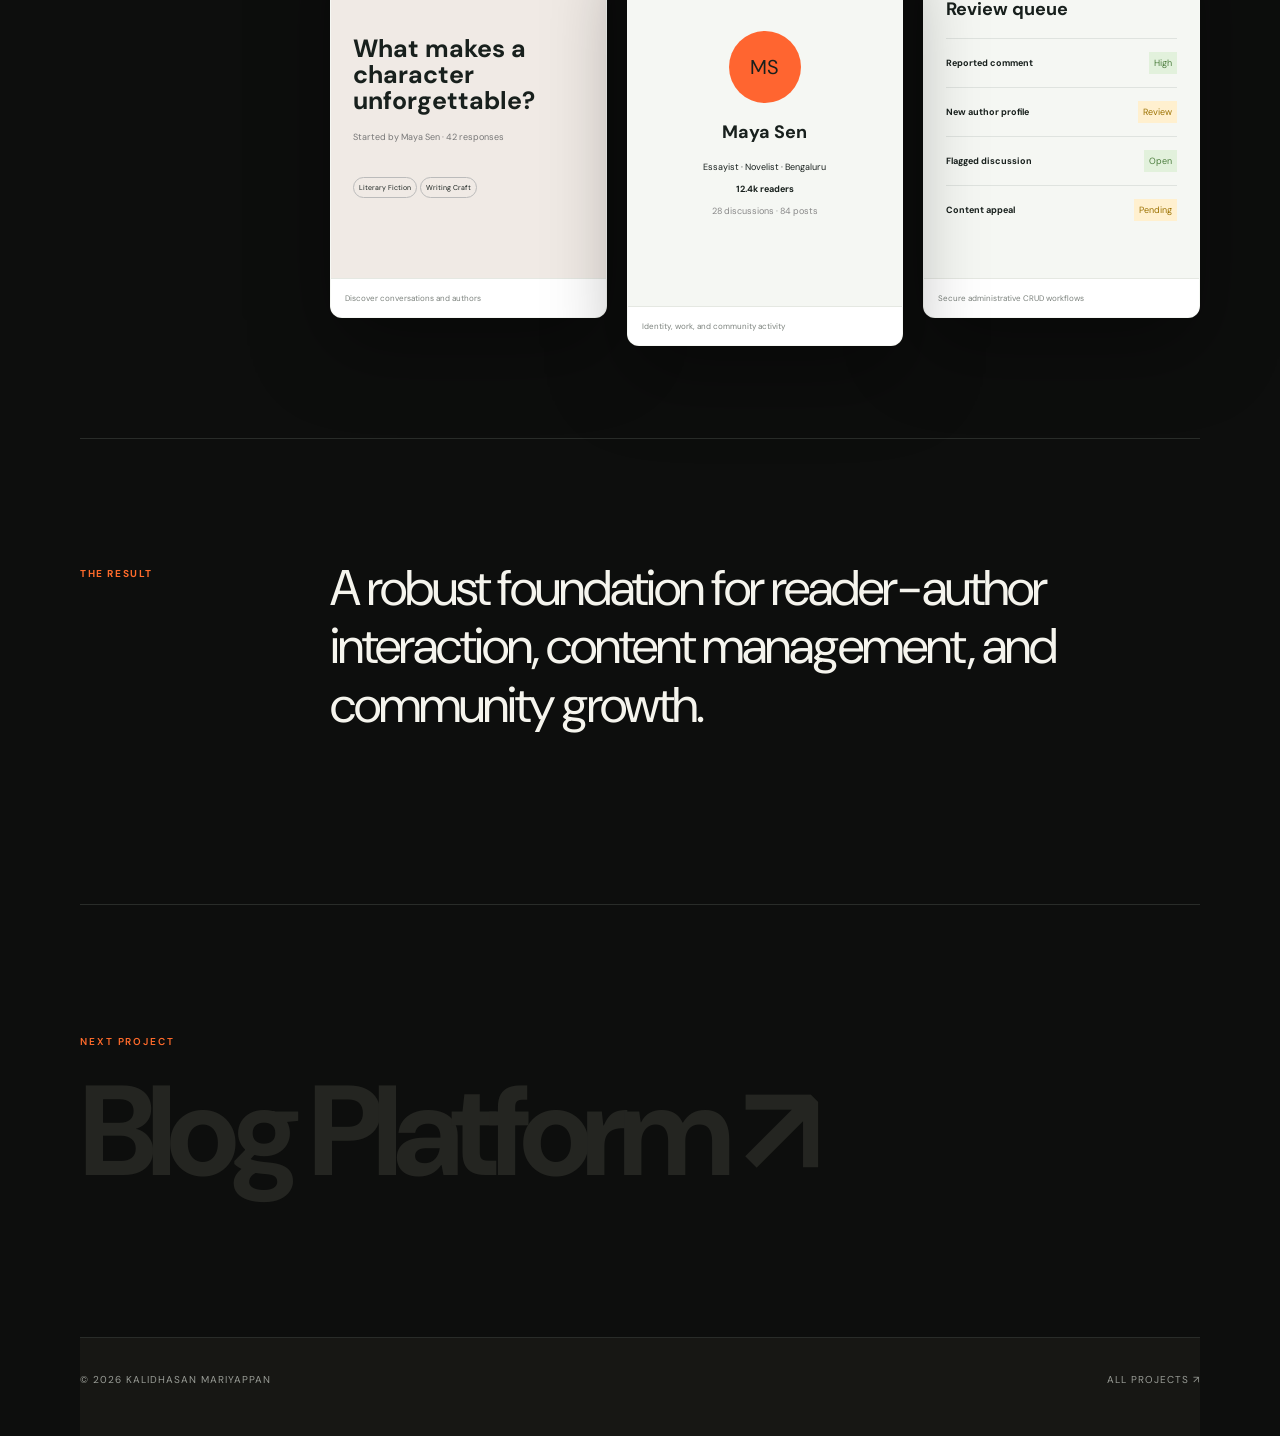
<file: project-author.html>
<!doctype html><html lang="en"><head><meta charset="utf-8"><meta name="viewport" content="width=device-width,initial-scale=1"><title>Author Community — Case Study</title><link rel="stylesheet" href="assets/style.css"><script src="assets/script.js" defer></script></head><body class="v2 case-v2"><header class="v2-nav"><a href="index.html" class="v2-logo">K<span>/</span>M</a><button class="menu" aria-label="Open navigation" aria-expanded="false">Menu</button><nav><a href="index.html">Home</a><a href="index.html#projects">Projects</a><a href="index.html#experience">Experience</a><a href="index.html#tools">Tools</a><a href="index.html#contact">Contact</a></nav><a class="availability" href="mailto:kalidhasan.mariyappan@gmail.com"><i></i> Available for projects</a></header><main><section class="case-hero case-author"><small>COMMUNITY PLATFORM · 6 MONTHS</small><span>Aa</span><p>Ideas find their people.</p></section><section class="case-overview wrap"><div><p class="eyebrow">Community · Case Study</p><h1>Ideas find<br>their people.</h1></div><div class="facts"><p><span>Product</span>Author and reader community</p><p><span>Role</span>Backend & Integration Developer</p><p><span>Services</span>REST APIs, auth, admin modules</p><p><span>Technology</span>Rails, React, JWT, PostgreSQL</p></div></section><section class="story-block wrap"><h2>The challenge</h2><div><p>Create a safe space for authors and readers to build identities, exchange ideas, and manage content.</p></div></section><section class="story-block wrap"><h2>My responsibilities</h2><div><p>Built the service layer and connected the full community experience.</p><div class="responsibility-grid"><article><b>Community APIs</b><span>Developed services for users, author profiles, discussions, comments, and content.</span></article><article><b>JWT security</b><span>Implemented token authentication, authorization rules, and protected endpoints.</span></article><article><b>Administration</b><span>Built CRUD tools for user, discussion, comment, and content moderation.</span></article><article><b>React integration</b><span>Partnered with frontend development to connect interfaces to backend contracts.</span></article><article><b>PostgreSQL</b><span>Optimized queries and improved database behavior for community activity.</span></article><article><b>Quality & support</b><span>Supported debugging, testing, production fixes, and stable delivery.</span></article></div></div></section><section class="story-block wrap"><h2>Sample workflows</h2><div><p>Profiles, discussions, and moderation working as one connected system.</p><div class="concept-showcase author-concepts"><article><header><b>Community feed</b><span>TRENDING</span></header><div class="feed-concept"><small>FEATURED DISCUSSION</small><h3>What makes a character unforgettable?</h3><p>Started by Maya Sen · 42 responses</p><div>Literary Fiction</div><div>Writing Craft</div></div><footer>Discover conversations and authors</footer></article><article><header><b>Author profile</b><span>FOLLOW</span></header><div class="author-profile"><i>MS</i><h3>Maya Sen</h3><p>Essayist · Novelist · Bengaluru</p><b>12.4k readers</b><span>28 discussions · 84 posts</span></div><footer>Identity, work, and community activity</footer></article><article><header><b>Moderation</b><span>ADMIN</span></header><div class="admin-concept"><h3>Review queue</h3><p><b>Reported comment</b><span>High</span></p><p><b>New author profile</b><span>Review</span></p><p><b>Flagged discussion</b><span>Open</span></p><p><b>Content appeal</b><span>Pending</span></p></div><footer>Secure administrative CRUD workflows</footer></article></div></div></section><section class="story-block wrap"><h2>The result</h2><div><p>A robust foundation for reader-author interaction, content management, and community growth.</p></div></section><section class="next-project"><p class="eyebrow">Next project</p><a href="project-blog.html"><h2>Blog Platform ↗</h2></a></section></main><footer class="case-footer"><span>© <span data-year></span> Kalidhasan Mariyappan</span><a href="index.html#projects">All projects ↗</a></footer></body></html>
</file>
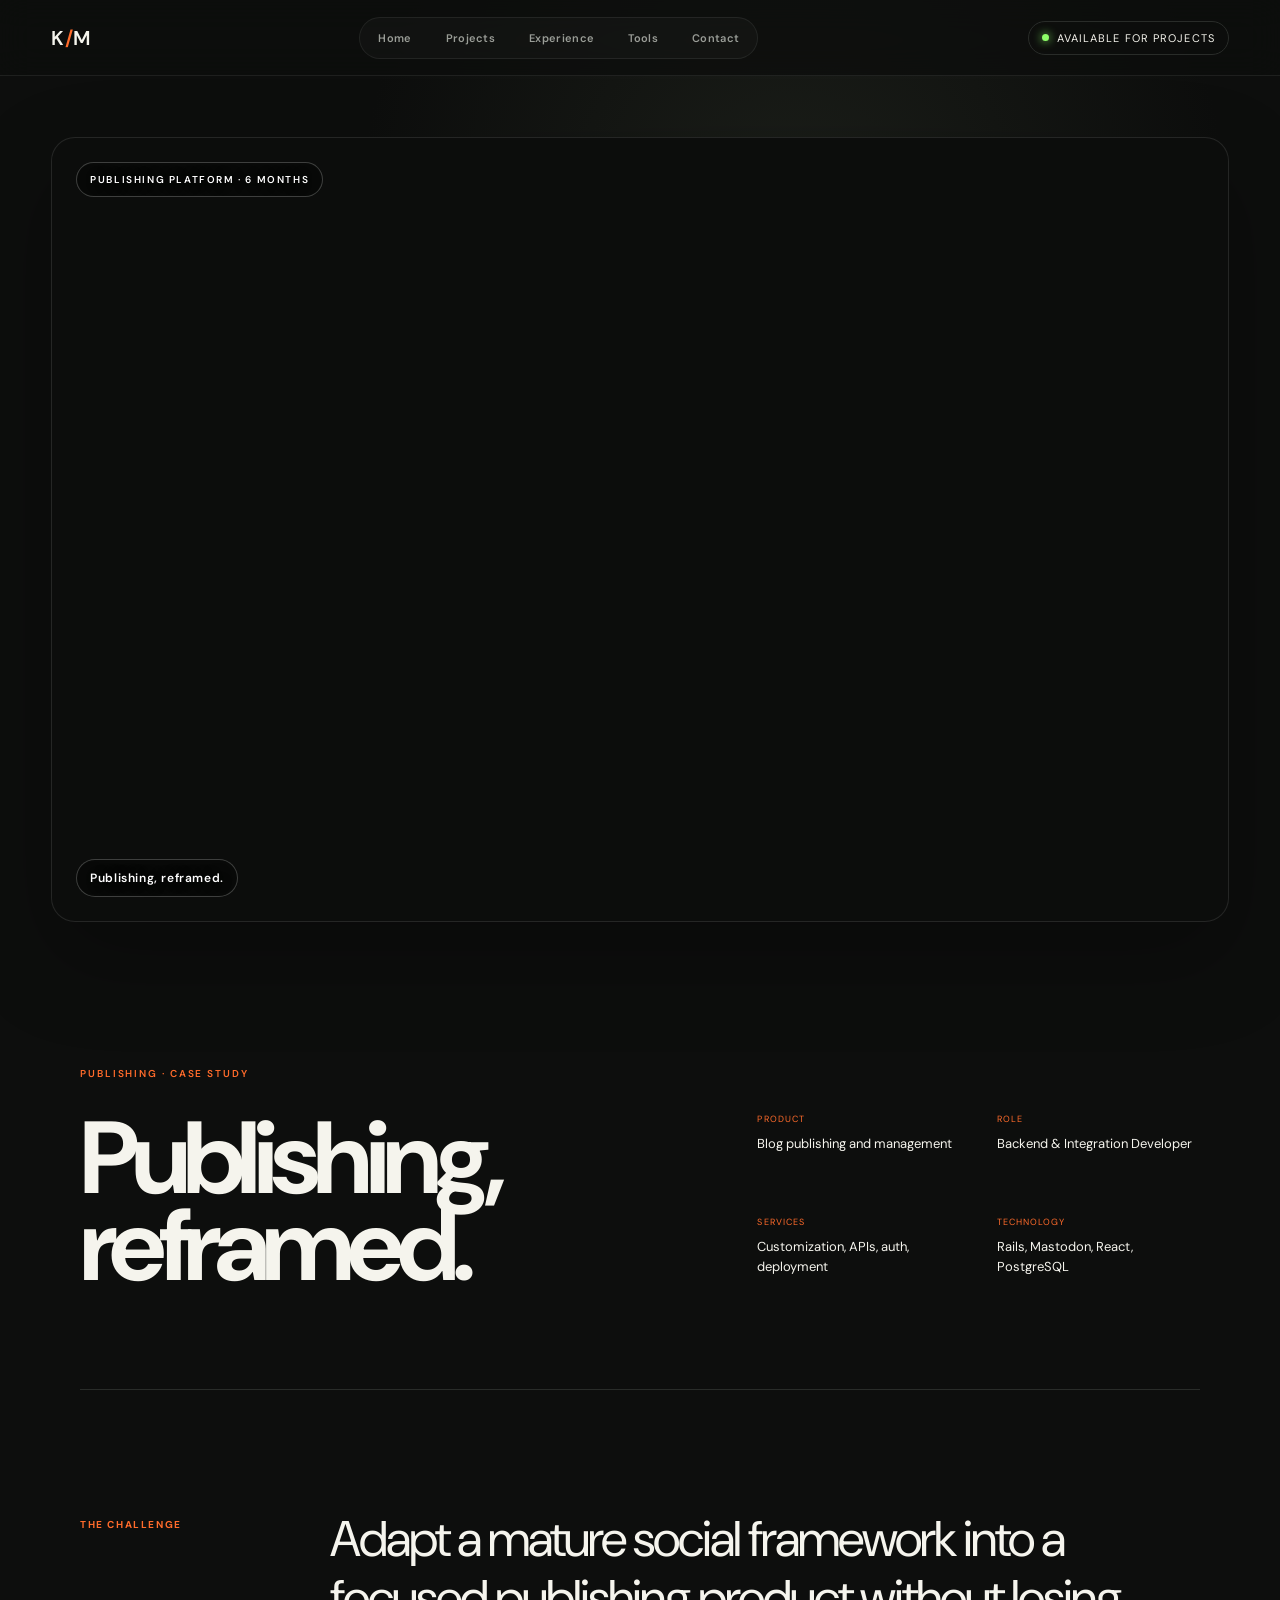
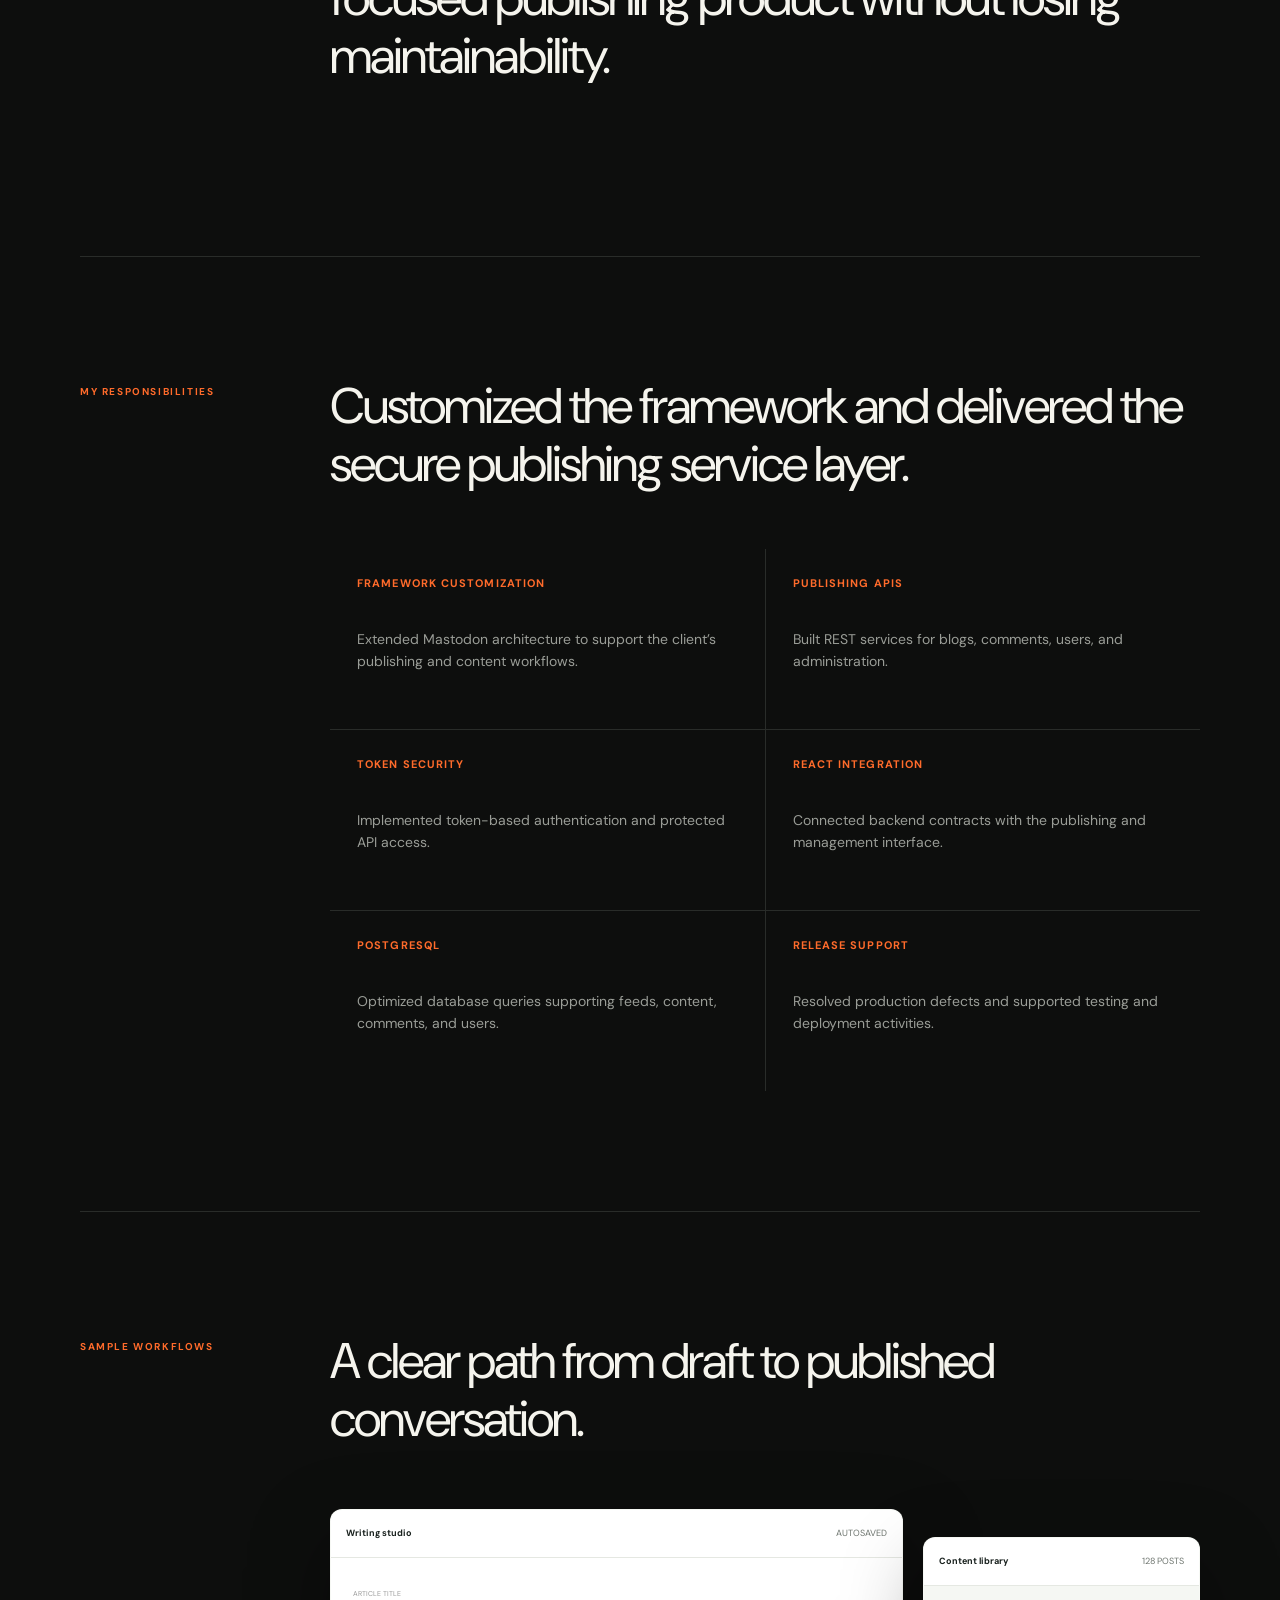
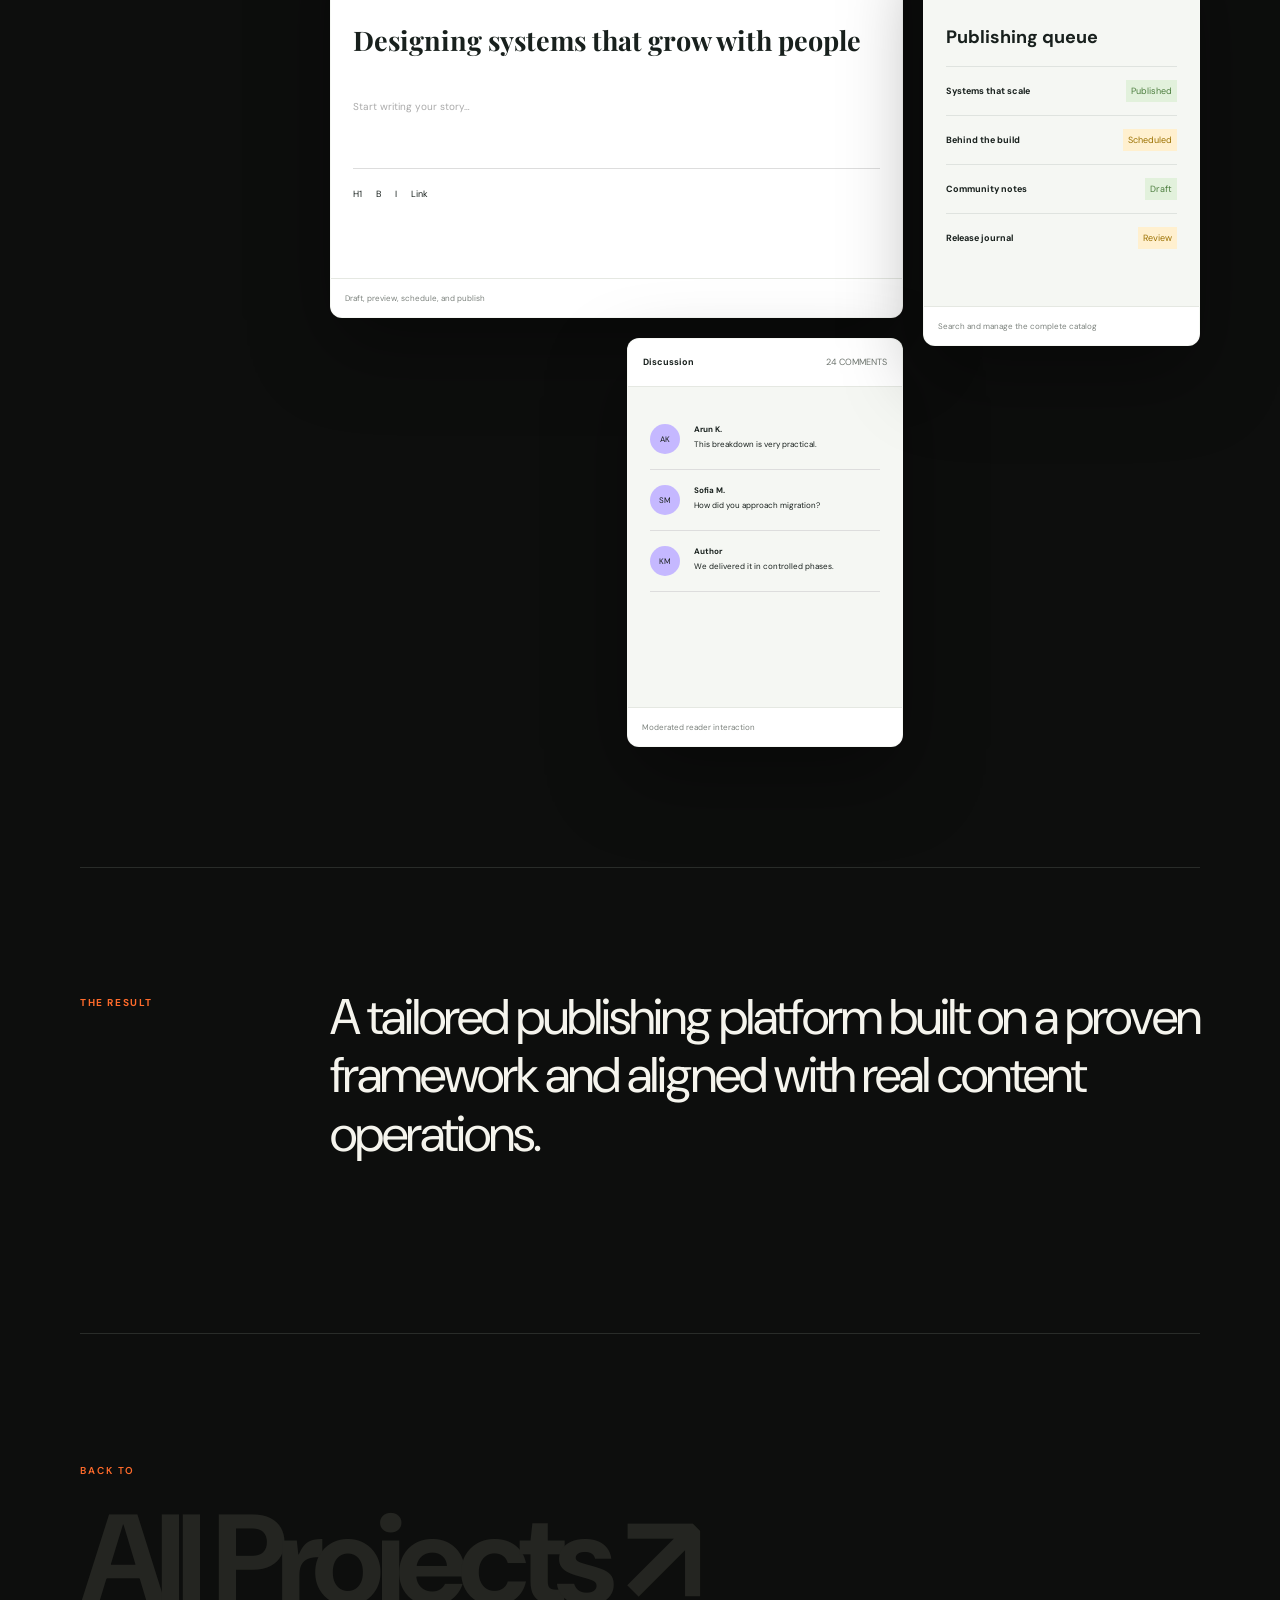
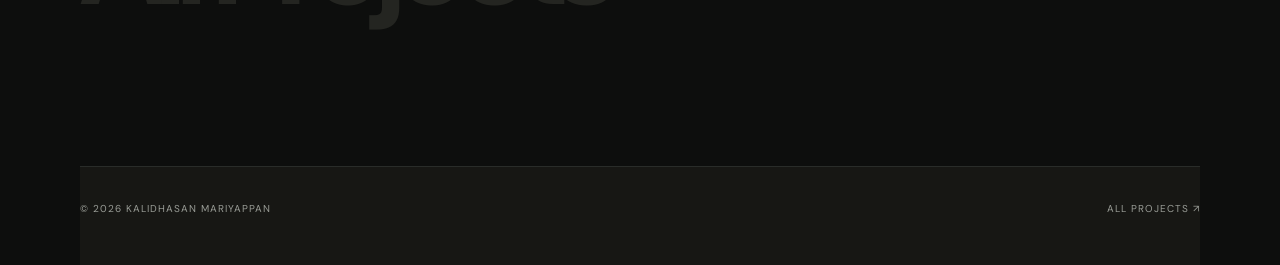
<file: project-blog.html>
<!doctype html><html lang="en"><head><meta charset="utf-8"><meta name="viewport" content="width=device-width,initial-scale=1"><title>Blog Management — Case Study</title><link rel="stylesheet" href="assets/style.css"><script src="assets/script.js" defer></script></head><body class="v2 case-v2"><header class="v2-nav"><a href="index.html" class="v2-logo">K<span>/</span>M</a><button class="menu" aria-label="Open navigation" aria-expanded="false">Menu</button><nav><a href="index.html">Home</a><a href="index.html#projects">Projects</a><a href="index.html#experience">Experience</a><a href="index.html#tools">Tools</a><a href="index.html#contact">Contact</a></nav><a class="availability" href="mailto:kalidhasan.mariyappan@gmail.com"><i></i> Available for projects</a></header><main><section class="case-hero case-blog"><small>PUBLISHING PLATFORM · 6 MONTHS</small><span>POST</span><p>Publishing, reframed.</p></section><section class="case-overview wrap"><div><p class="eyebrow">Publishing · Case Study</p><h1>Publishing,<br>reframed.</h1></div><div class="facts"><p><span>Product</span>Blog publishing and management</p><p><span>Role</span>Backend & Integration Developer</p><p><span>Services</span>Customization, APIs, auth, deployment</p><p><span>Technology</span>Rails, Mastodon, React, PostgreSQL</p></div></section><section class="story-block wrap"><h2>The challenge</h2><div><p>Adapt a mature social framework into a focused publishing product without losing maintainability.</p></div></section><section class="story-block wrap"><h2>My responsibilities</h2><div><p>Customized the framework and delivered the secure publishing service layer.</p><div class="responsibility-grid"><article><b>Framework customization</b><span>Extended Mastodon architecture to support the client’s publishing and content workflows.</span></article><article><b>Publishing APIs</b><span>Built REST services for blogs, comments, users, and administration.</span></article><article><b>Token security</b><span>Implemented token-based authentication and protected API access.</span></article><article><b>React integration</b><span>Connected backend contracts with the publishing and management interface.</span></article><article><b>PostgreSQL</b><span>Optimized database queries supporting feeds, content, comments, and users.</span></article><article><b>Release support</b><span>Resolved production defects and supported testing and deployment activities.</span></article></div></div></section><section class="story-block wrap"><h2>Sample workflows</h2><div><p>A clear path from draft to published conversation.</p><div class="concept-showcase blog-concepts"><article><header><b>Writing studio</b><span>AUTOSAVED</span></header><div class="editor-concept"><small>ARTICLE TITLE</small><h3>Designing systems that grow with people</h3><p>Start writing your story…</p><div><span>H1</span><span>B</span><span>I</span><span>Link</span></div></div><footer>Draft, preview, schedule, and publish</footer></article><article><header><b>Content library</b><span>128 POSTS</span></header><div class="admin-concept"><h3>Publishing queue</h3><p><b>Systems that scale</b><span>Published</span></p><p><b>Behind the build</b><span>Scheduled</span></p><p><b>Community notes</b><span>Draft</span></p><p><b>Release journal</b><span>Review</span></p></div><footer>Search and manage the complete catalog</footer></article><article><header><b>Discussion</b><span>24 COMMENTS</span></header><div class="comment-concept"><p><i>AK</i><span><b>Arun K.</b>This breakdown is very practical.</span></p><p><i>SM</i><span><b>Sofia M.</b>How did you approach migration?</span></p><p><i>KM</i><span><b>Author</b>We delivered it in controlled phases.</span></p></div><footer>Moderated reader interaction</footer></article></div></div></section><section class="story-block wrap"><h2>The result</h2><div><p>A tailored publishing platform built on a proven framework and aligned with real content operations.</p></div></section><section class="next-project"><p class="eyebrow">Back to</p><a href="index.html#projects"><h2>All Projects ↗</h2></a></section></main><footer class="case-footer"><span>© <span data-year></span> Kalidhasan Mariyappan</span><a href="index.html#projects">All projects ↗</a></footer></body></html>
</file>
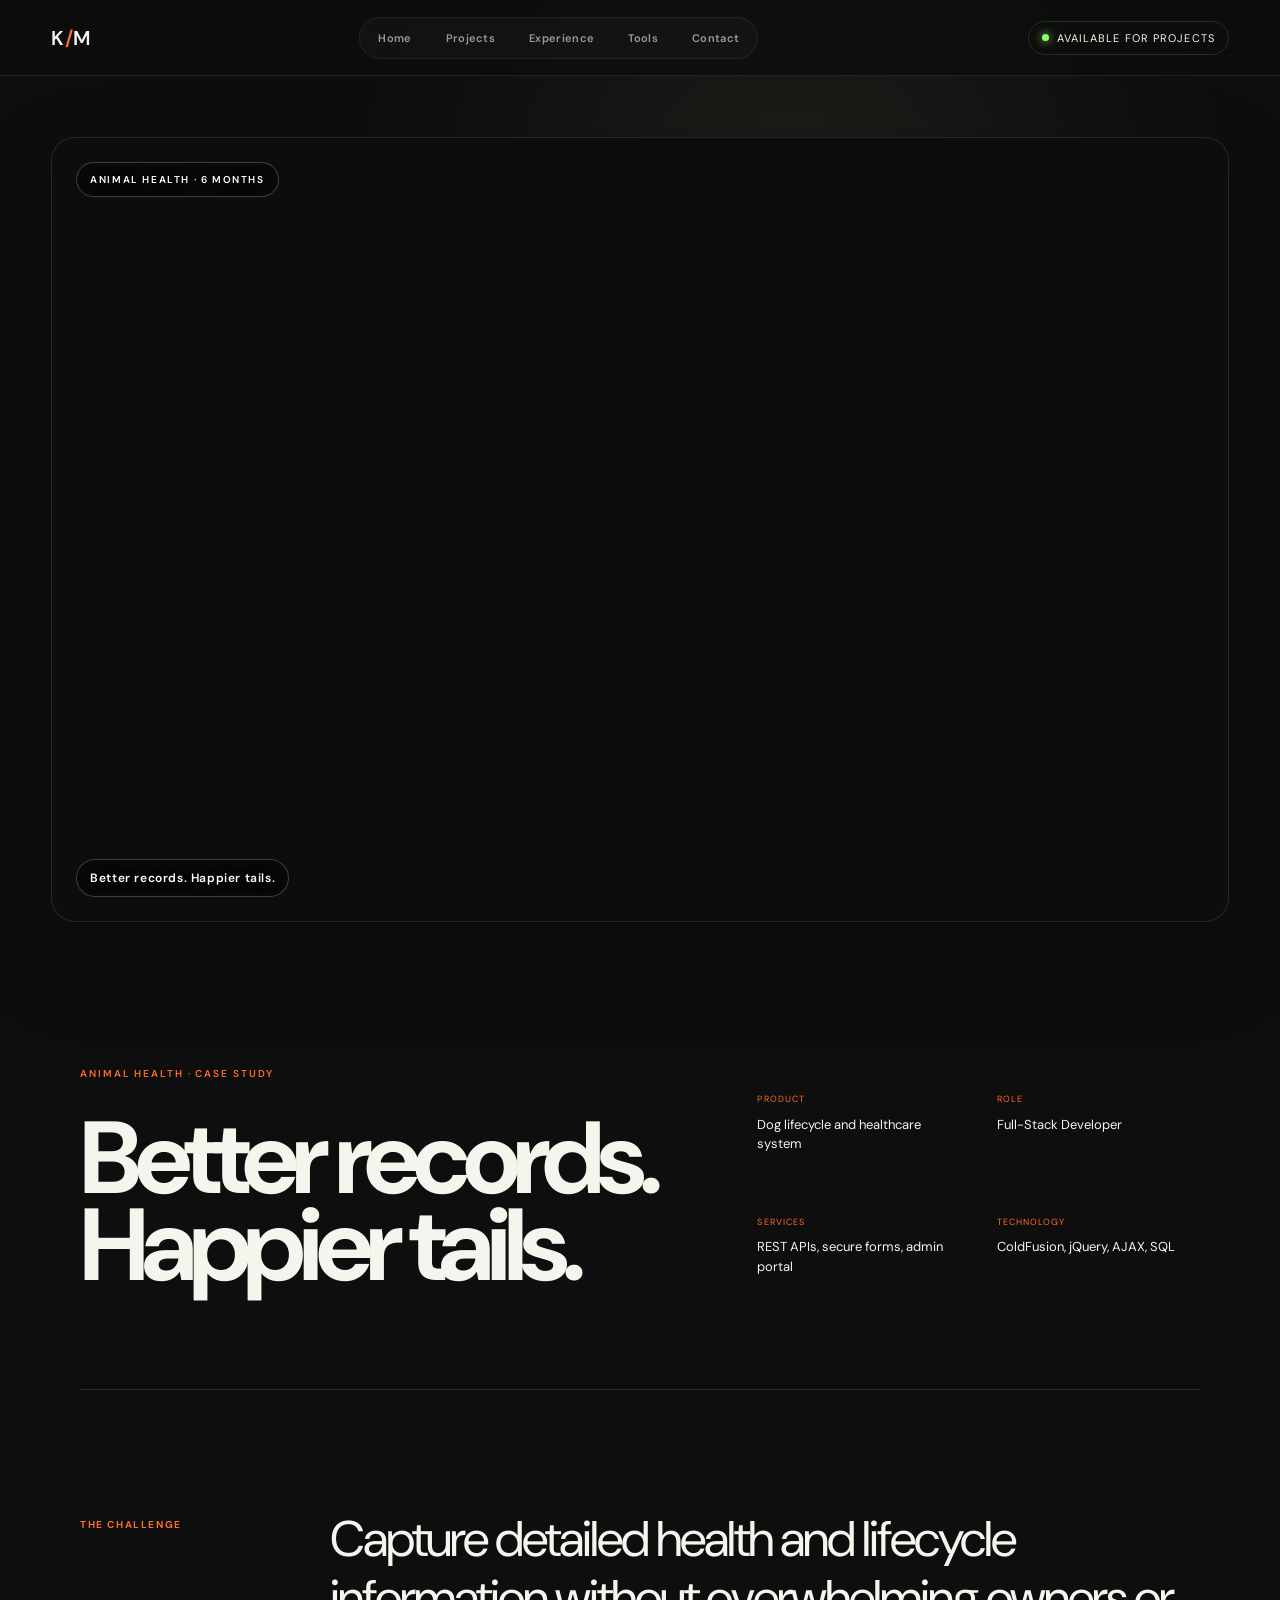
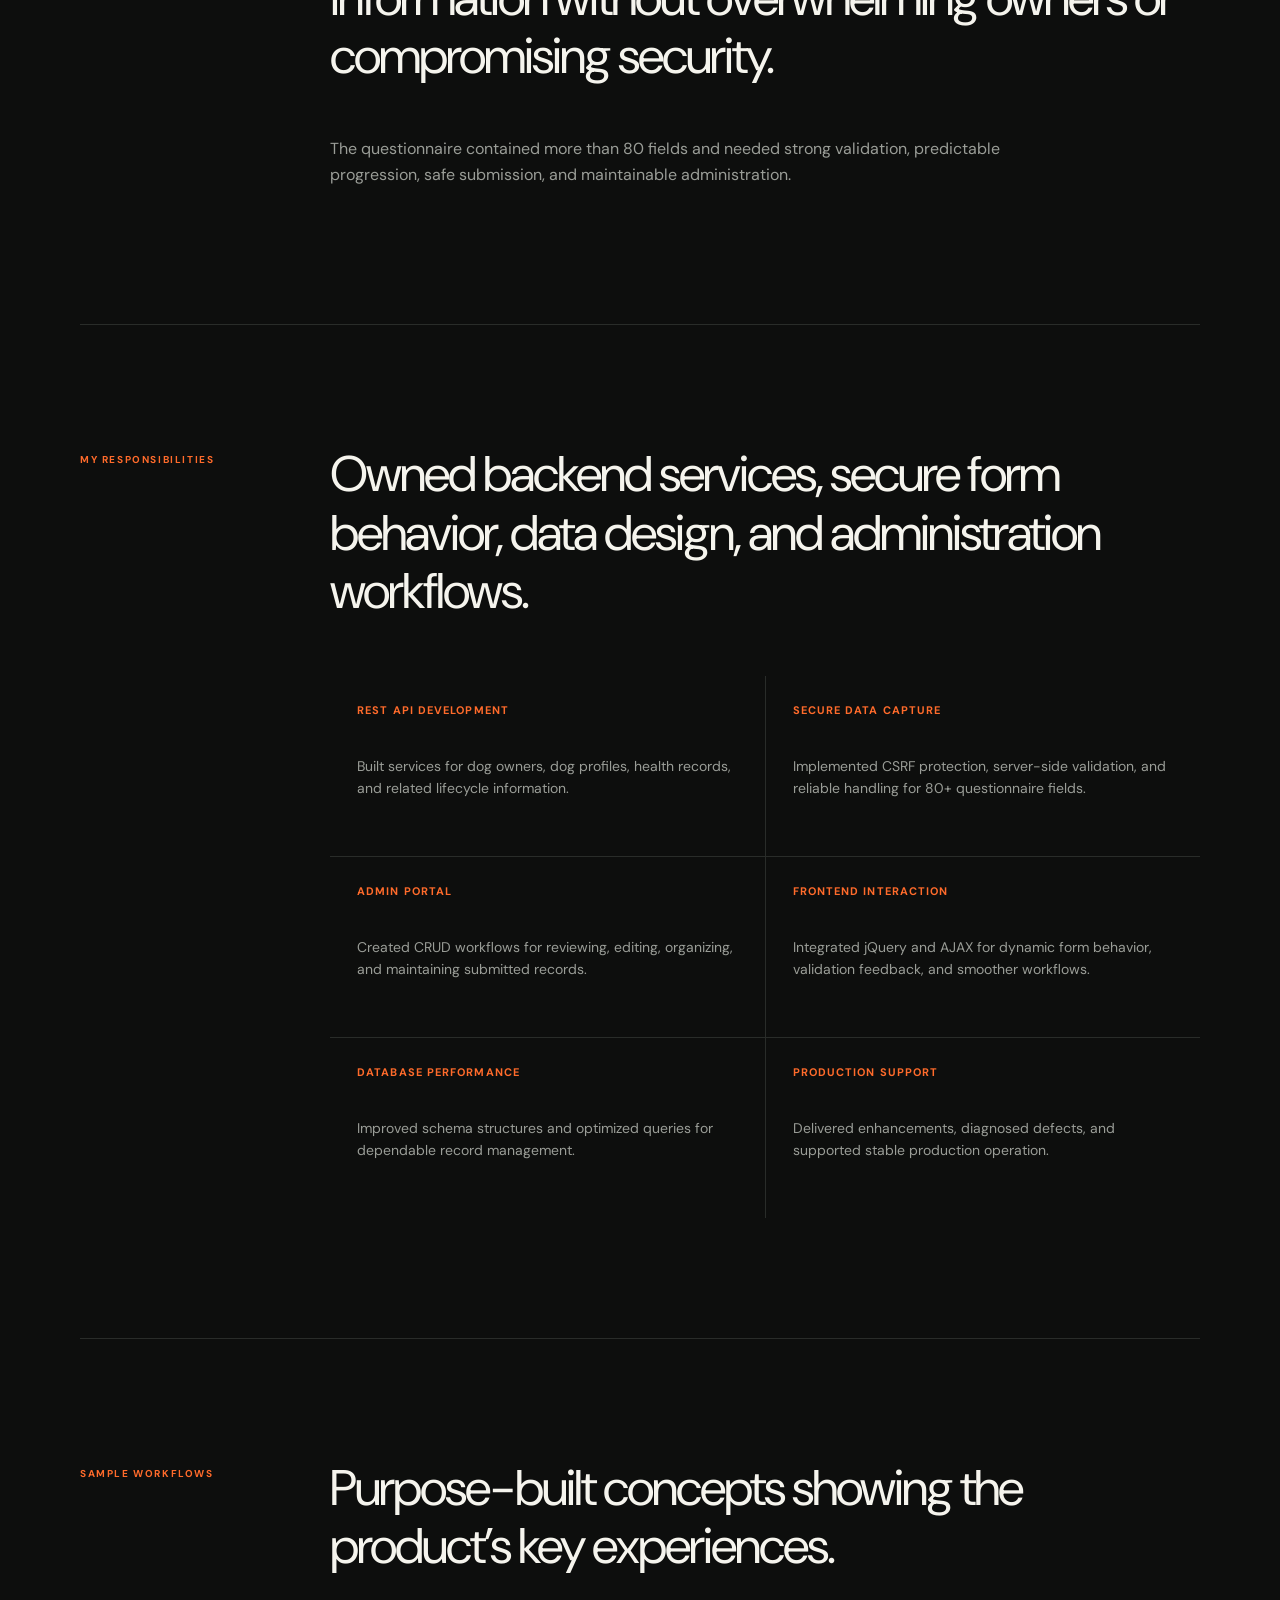
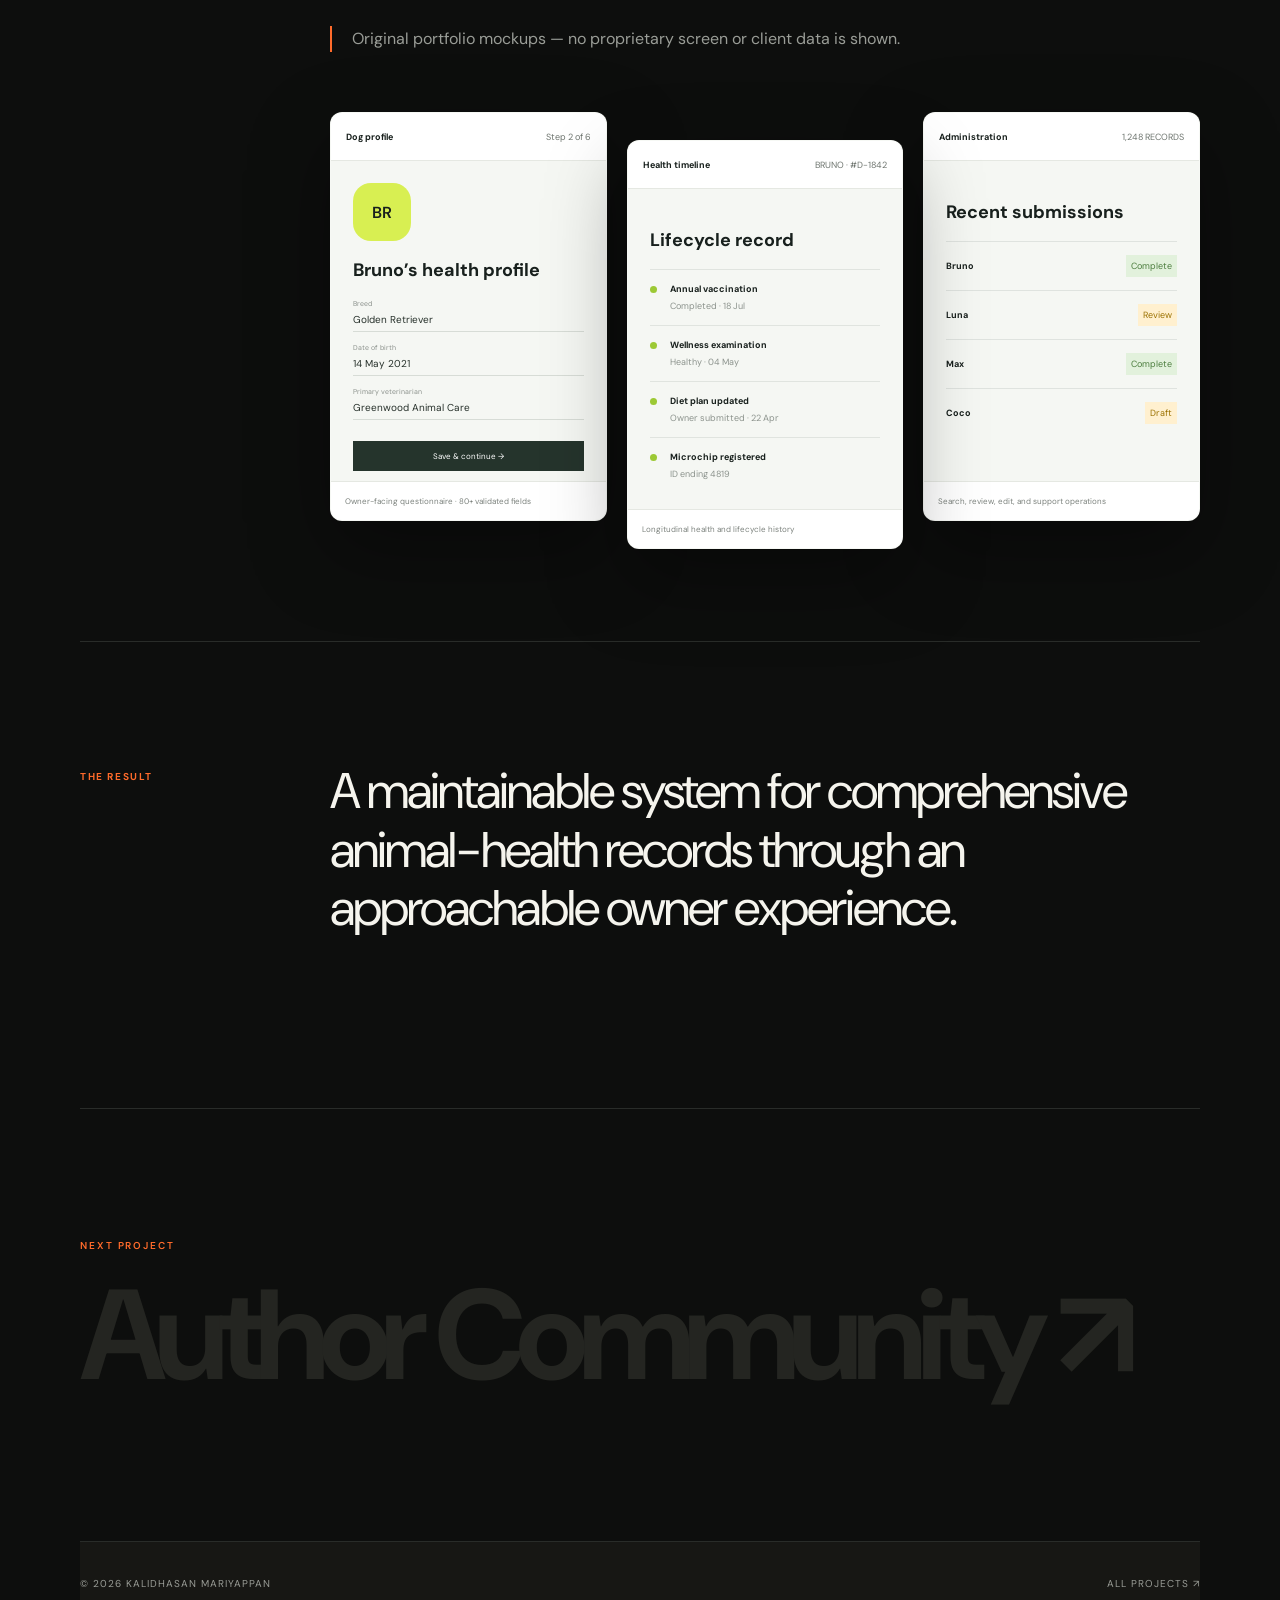
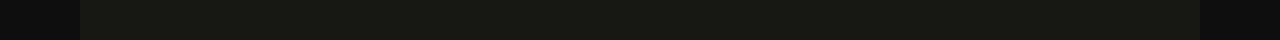
<file: project-dog-care.html>
<!doctype html><html lang="en"><head><meta charset="utf-8"><meta name="viewport" content="width=device-width,initial-scale=1"><title>Dog Care Management — Case Study</title><link rel="stylesheet" href="assets/style.css"><script src="assets/script.js" defer></script></head><body class="v2 case-v2"><header class="v2-nav"><a href="index.html" class="v2-logo">K<span>/</span>M</a><button class="menu" aria-label="Open navigation">Menu</button><nav><a href="index.html">Home</a><a href="index.html#projects">Projects</a><a href="index.html#experience">Experience</a><a href="index.html#tools">Tools</a><a href="index.html#contact">Contact</a></nav><a class="availability" href="mailto:kalidhasan.mariyappan@gmail.com"><i></i> Available for projects</a></header><main><section class="case-hero case-dog"><small>ANIMAL HEALTH · 6 MONTHS</small><span>80+</span><p>Better records. Happier tails.</p></section><section class="case-overview wrap"><div><p class="eyebrow">Animal Health · Case Study</p><h1>Better records.<br>Happier tails.</h1></div><div class="facts"><p><span>Product</span>Dog lifecycle and healthcare system</p><p><span>Role</span>Full-Stack Developer</p><p><span>Services</span>REST APIs, secure forms, admin portal</p><p><span>Technology</span>ColdFusion, jQuery, AJAX, SQL</p></div></section><section class="story-block wrap"><h2>The challenge</h2><div><p>Capture detailed health and lifecycle information without overwhelming owners or compromising security.</p><p class="lead">The questionnaire contained more than 80 fields and needed strong validation, predictable progression, safe submission, and maintainable administration.</p></div></section><section class="story-block wrap"><h2>My responsibilities</h2><div><p>Owned backend services, secure form behavior, data design, and administration workflows.</p><div class="responsibility-grid"><article><b>REST API development</b><span>Built services for dog owners, dog profiles, health records, and related lifecycle information.</span></article><article><b>Secure data capture</b><span>Implemented CSRF protection, server-side validation, and reliable handling for 80+ questionnaire fields.</span></article><article><b>Admin portal</b><span>Created CRUD workflows for reviewing, editing, organizing, and maintaining submitted records.</span></article><article><b>Frontend interaction</b><span>Integrated jQuery and AJAX for dynamic form behavior, validation feedback, and smoother workflows.</span></article><article><b>Database performance</b><span>Improved schema structures and optimized queries for dependable record management.</span></article><article><b>Production support</b><span>Delivered enhancements, diagnosed defects, and supported stable production operation.</span></article></div></div></section><section class="story-block wrap"><h2>Sample workflows</h2><div><p>Purpose-built concepts showing the product’s key experiences.</p><p class="lead mockup-note">Original portfolio mockups — no proprietary screen or client data is shown.</p><div class="concept-showcase"><article><header><b>Dog profile</b><span>Step 2 of 6</span></header><div class="form-concept"><div class="pet-avatar">BR</div><h3>Bruno’s health profile</h3><label>Breed<span>Golden Retriever</span></label><label>Date of birth<span>14 May 2021</span></label><label>Primary veterinarian<span>Greenwood Animal Care</span></label><button>Save & continue →</button></div><footer>Owner-facing questionnaire · 80+ validated fields</footer></article><article><header><b>Health timeline</b><span>BRUNO · #D-1842</span></header><div class="timeline-concept"><h3>Lifecycle record</h3><p><i></i><b>Annual vaccination</b><span>Completed · 18 Jul</span></p><p><i></i><b>Wellness examination</b><span>Healthy · 04 May</span></p><p><i></i><b>Diet plan updated</b><span>Owner submitted · 22 Apr</span></p><p><i></i><b>Microchip registered</b><span>ID ending 4819</span></p></div><footer>Longitudinal health and lifecycle history</footer></article><article><header><b>Administration</b><span>1,248 RECORDS</span></header><div class="admin-concept"><h3>Recent submissions</h3><p><b>Bruno</b><span>Complete</span></p><p><b>Luna</b><span>Review</span></p><p><b>Max</b><span>Complete</span></p><p><b>Coco</b><span>Draft</span></p></div><footer>Search, review, edit, and support operations</footer></article></div></div></section><section class="story-block wrap"><h2>The result</h2><div><p>A maintainable system for comprehensive animal-health records through an approachable owner experience.</p></div></section><section class="next-project"><p class="eyebrow">Next project</p><a href="project-author.html"><h2>Author Community ↗</h2></a></section></main><footer class="case-footer"><span>© <span data-year></span> Kalidhasan Mariyappan</span><a href="index.html#projects">All projects ↗</a></footer></body></html>
</file>
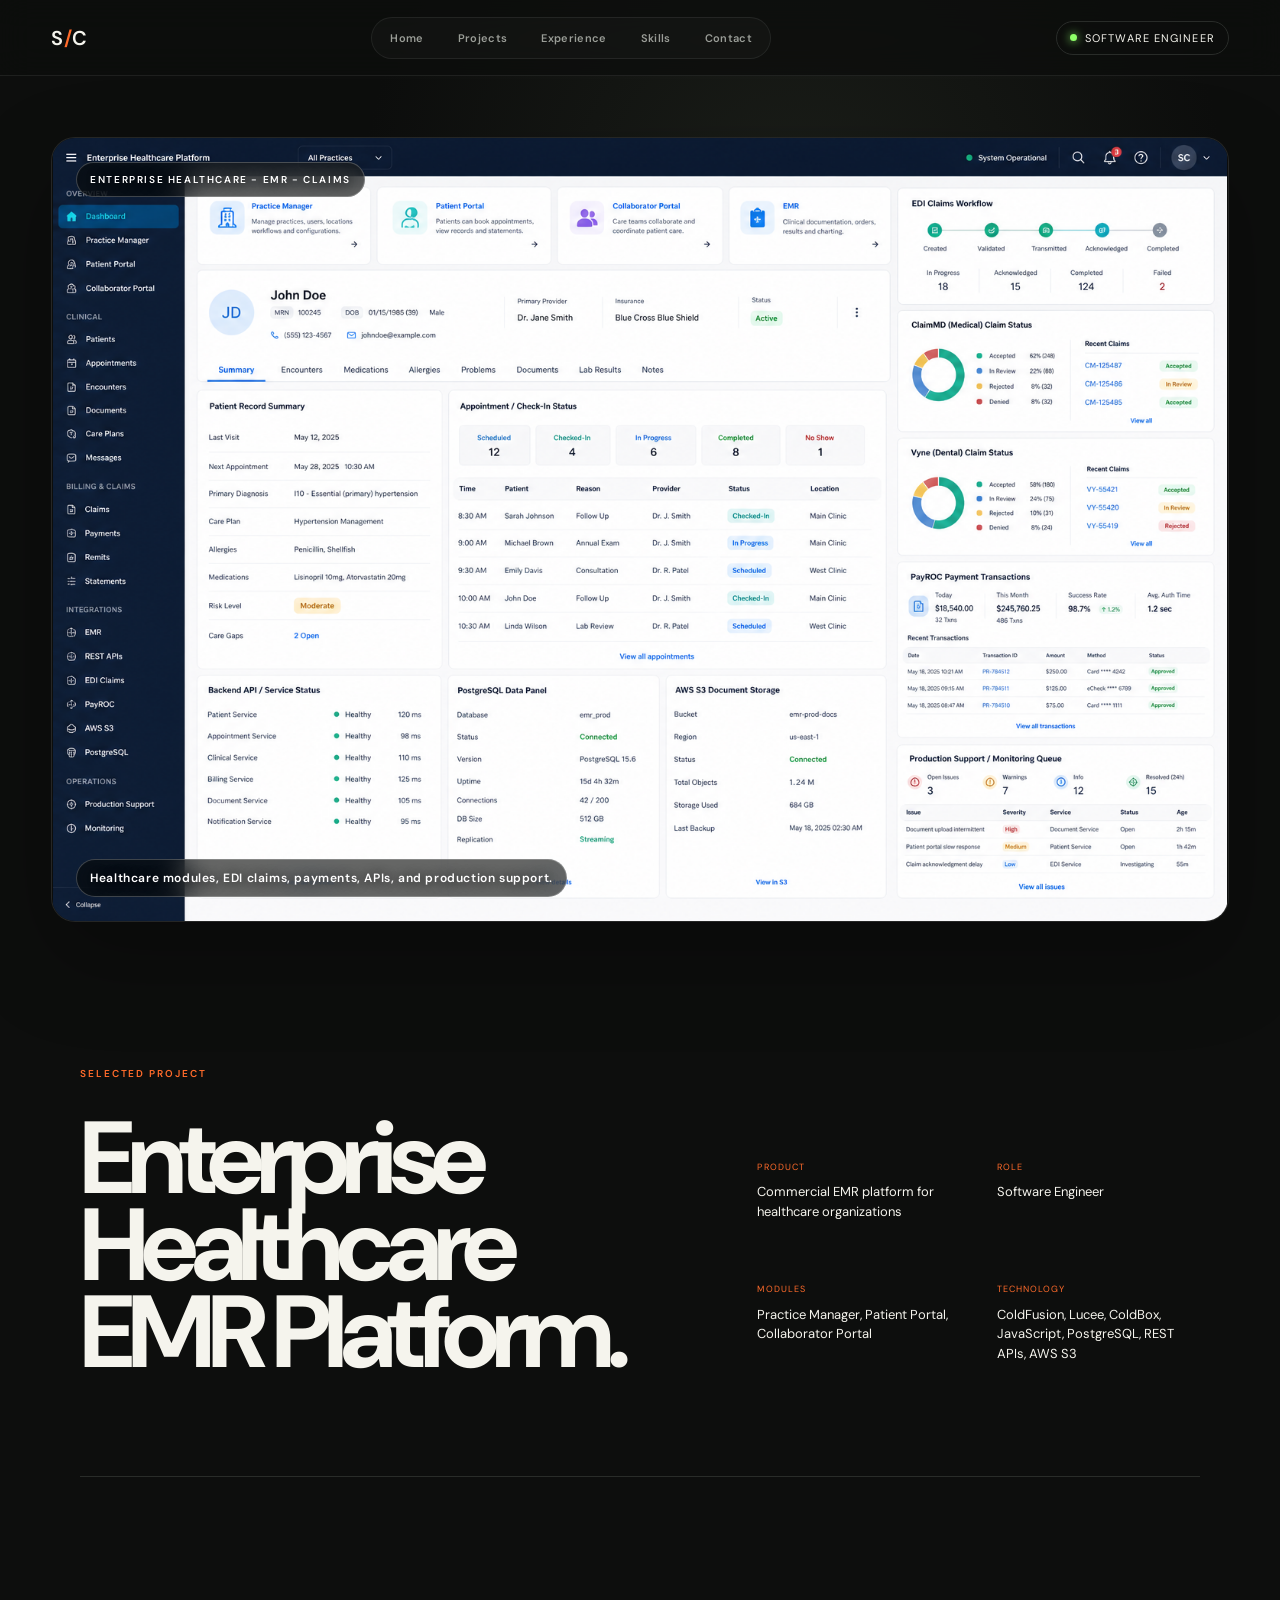
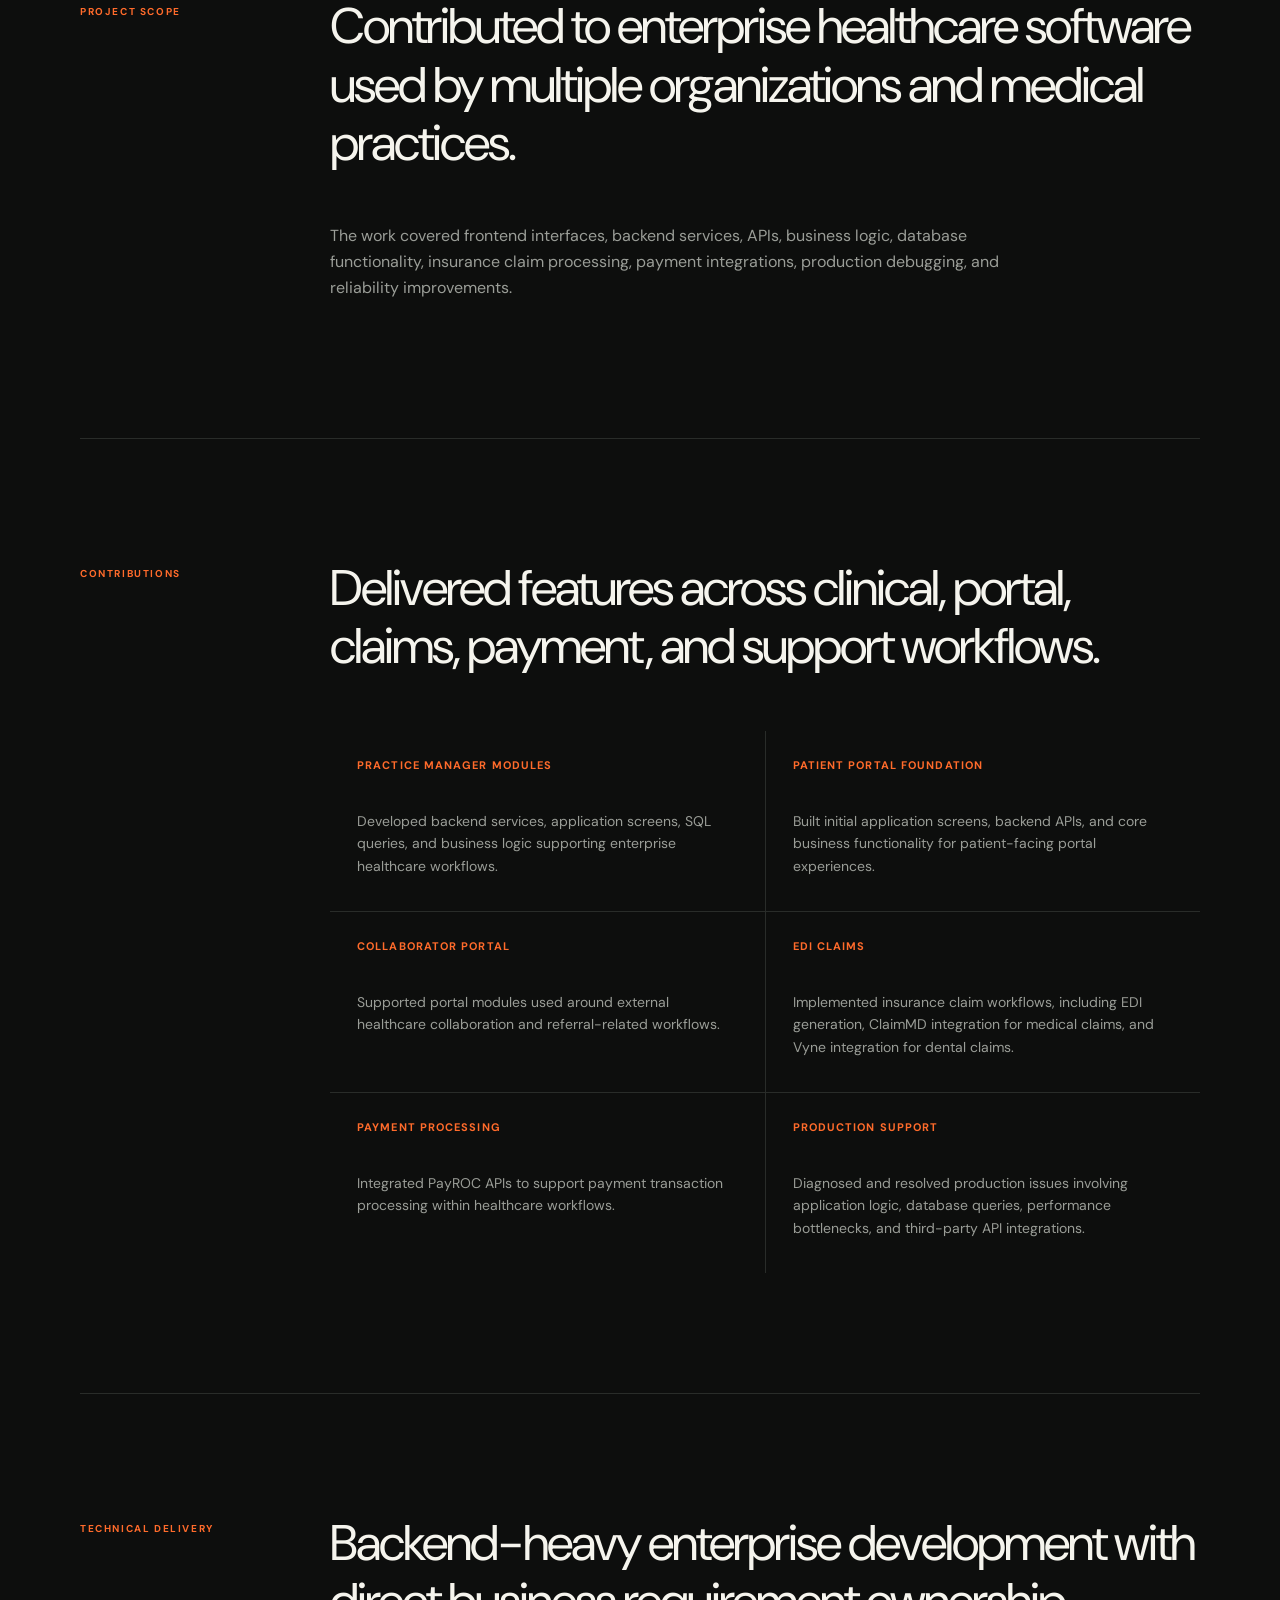
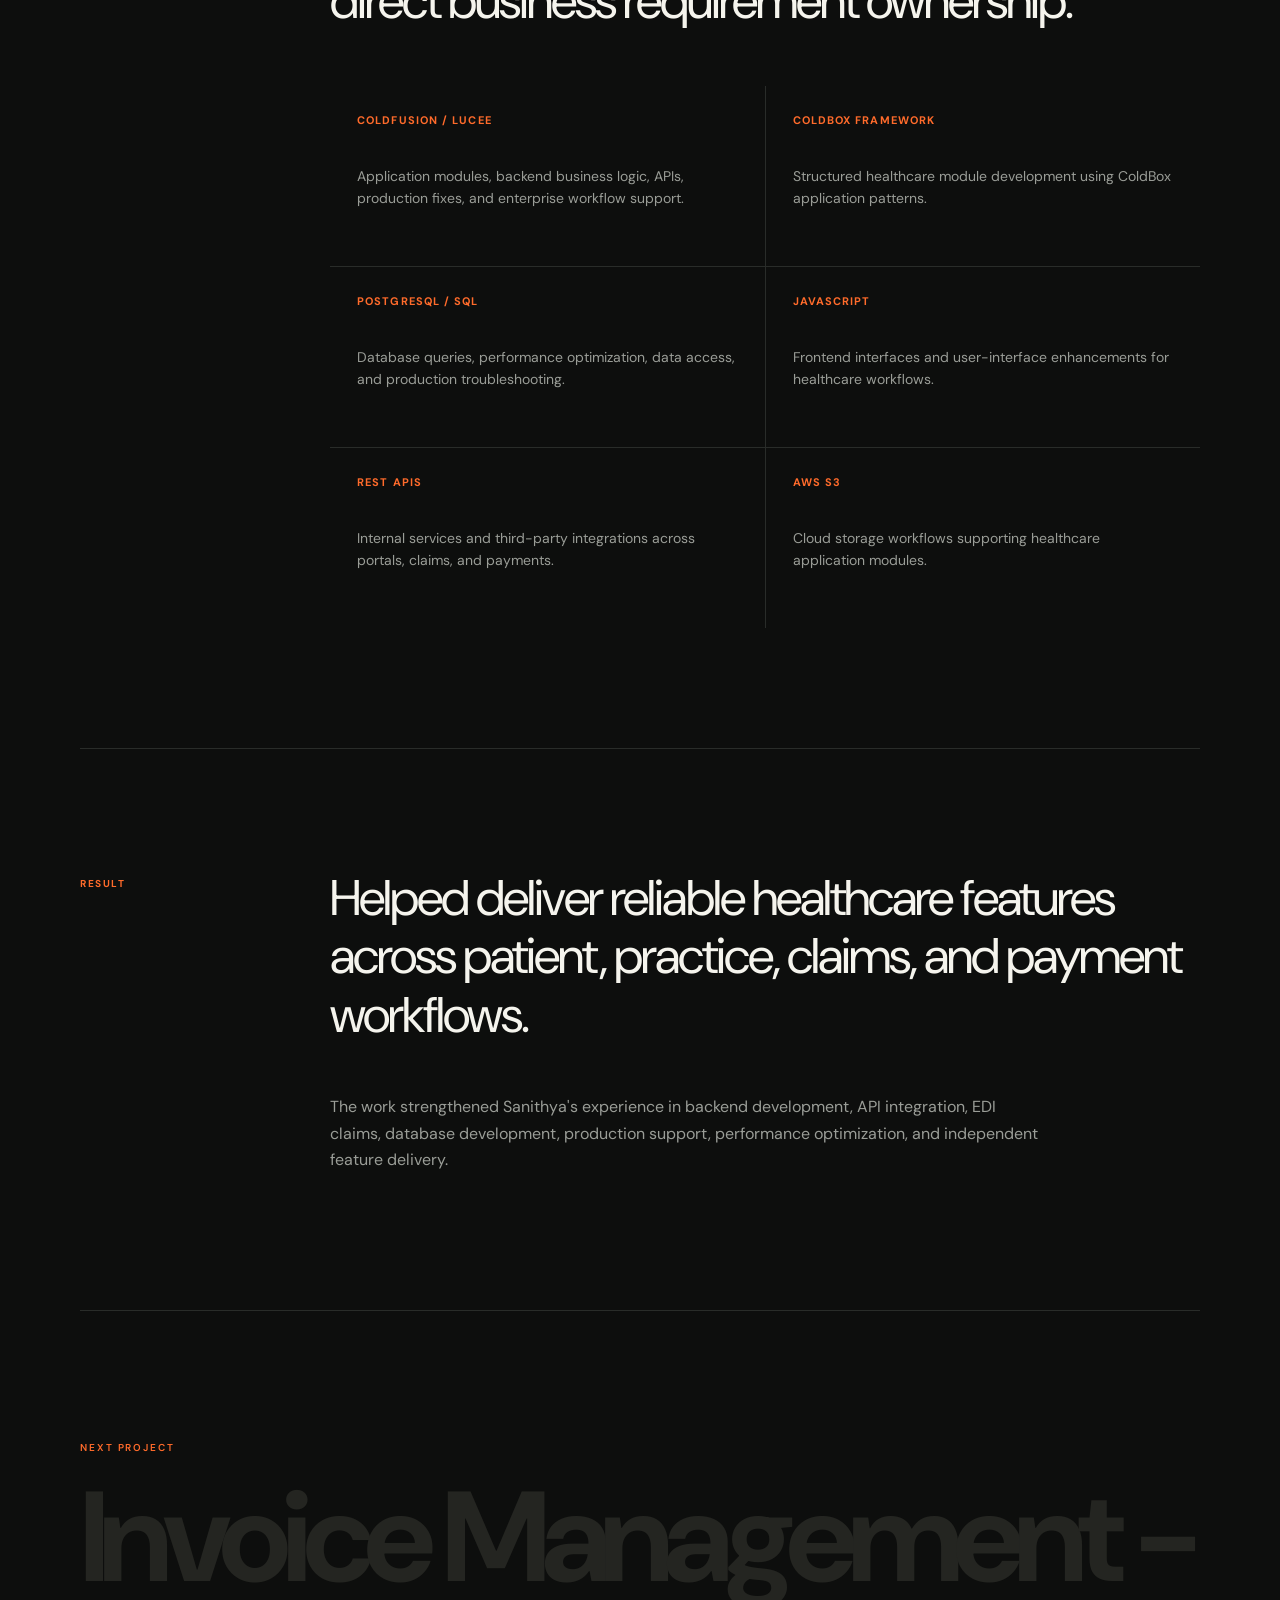
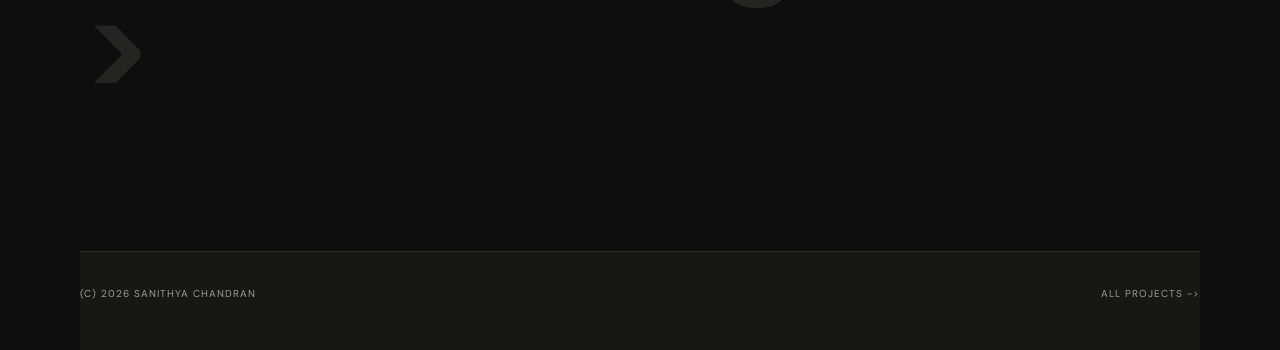
<file: project-emr.html>
<!doctype html>
<html lang="en">
<head>
  <meta charset="utf-8">
  <meta name="viewport" content="width=device-width,initial-scale=1">
  <title>Enterprise Healthcare EMR Platform - Sanithya Chandran</title>
  <link rel="stylesheet" href="assets/style.css">
  <script src="assets/script.js" defer></script>
</head>
<body class="v2 case-v2">
  <header class="v2-nav">
    <a href="index.html" class="v2-logo">S<span>/</span>C</a>
    <button class="menu" aria-label="Open navigation" aria-expanded="false">Menu</button>
    <nav>
      <a href="index.html">Home</a>
      <a href="index.html#projects">Projects</a>
      <a href="index.html#experience">Experience</a>
      <a href="index.html#tools">Skills</a>
      <a href="index.html#contact">Contact</a>
    </nav>
    <a class="availability" href="mailto:santhiyachandran27@gmail.com"><i></i> Software Engineer</a>
  </header>

  <main>
    <section class="case-hero case-emr">
      <small>ENTERPRISE HEALTHCARE - EMR - CLAIMS</small>
      <span>EMR</span>
      <p>Healthcare modules, EDI claims, payments, APIs, and production support.</p>
    </section>

    <section class="case-overview wrap">
      <div>
        <p class="eyebrow">Selected Project</p>
        <h1>Enterprise Healthcare<br>EMR Platform.</h1>
      </div>
      <div class="facts">
        <p><span>Product</span>Commercial EMR platform for healthcare organizations</p>
        <p><span>Role</span>Software Engineer</p>
        <p><span>Modules</span>Practice Manager, Patient Portal, Collaborator Portal</p>
        <p><span>Technology</span>ColdFusion, Lucee, ColdBox, JavaScript, PostgreSQL, REST APIs, AWS S3</p>
      </div>
    </section>

    <section class="story-block wrap">
      <h2>Project scope</h2>
      <div>
        <p>Contributed to enterprise healthcare software used by multiple organizations and medical practices.</p>
        <p class="lead">The work covered frontend interfaces, backend services, APIs, business logic, database functionality, insurance claim processing, payment integrations, production debugging, and reliability improvements.</p>
      </div>
    </section>

    <section class="story-block wrap">
      <h2>Contributions</h2>
      <div>
        <p>Delivered features across clinical, portal, claims, payment, and support workflows.</p>
        <div class="responsibility-grid">
          <article><b>Practice Manager modules</b><span>Developed backend services, application screens, SQL queries, and business logic supporting enterprise healthcare workflows.</span></article>
          <article><b>Patient Portal foundation</b><span>Built initial application screens, backend APIs, and core business functionality for patient-facing portal experiences.</span></article>
          <article><b>Collaborator Portal</b><span>Supported portal modules used around external healthcare collaboration and referral-related workflows.</span></article>
          <article><b>EDI claims</b><span>Implemented insurance claim workflows, including EDI generation, ClaimMD integration for medical claims, and Vyne integration for dental claims.</span></article>
          <article><b>Payment processing</b><span>Integrated PayROC APIs to support payment transaction processing within healthcare workflows.</span></article>
          <article><b>Production support</b><span>Diagnosed and resolved production issues involving application logic, database queries, performance bottlenecks, and third-party API integrations.</span></article>
        </div>
      </div>
    </section>

    <section class="story-block wrap">
      <h2>Technical delivery</h2>
      <div>
        <p>Backend-heavy enterprise development with direct business requirement ownership.</p>
        <div class="responsibility-grid tech">
          <article><b>ColdFusion / Lucee</b><span>Application modules, backend business logic, APIs, production fixes, and enterprise workflow support.</span></article>
          <article><b>ColdBox Framework</b><span>Structured healthcare module development using ColdBox application patterns.</span></article>
          <article><b>PostgreSQL / SQL</b><span>Database queries, performance optimization, data access, and production troubleshooting.</span></article>
          <article><b>JavaScript</b><span>Frontend interfaces and user-interface enhancements for healthcare workflows.</span></article>
          <article><b>REST APIs</b><span>Internal services and third-party integrations across portals, claims, and payments.</span></article>
          <article><b>AWS S3</b><span>Cloud storage workflows supporting healthcare application modules.</span></article>
        </div>
      </div>
    </section>

    <section class="story-block wrap">
      <h2>Result</h2>
      <div>
        <p>Helped deliver reliable healthcare features across patient, practice, claims, and payment workflows.</p>
        <p class="lead">The work strengthened Sanithya's experience in backend development, API integration, EDI claims, database development, production support, performance optimization, and independent feature delivery.</p>
      </div>
    </section>

    <section class="next-project">
      <p class="eyebrow">Next project</p>
      <a href="project-invoice.html"><h2>Invoice Management -></h2></a>
    </section>
  </main>

  <footer class="case-footer">
    <span>(c) <span data-year></span> Sanithya Chandran</span>
    <a href="index.html#projects">All projects -></a>
  </footer>
</body>
</html>
</file>
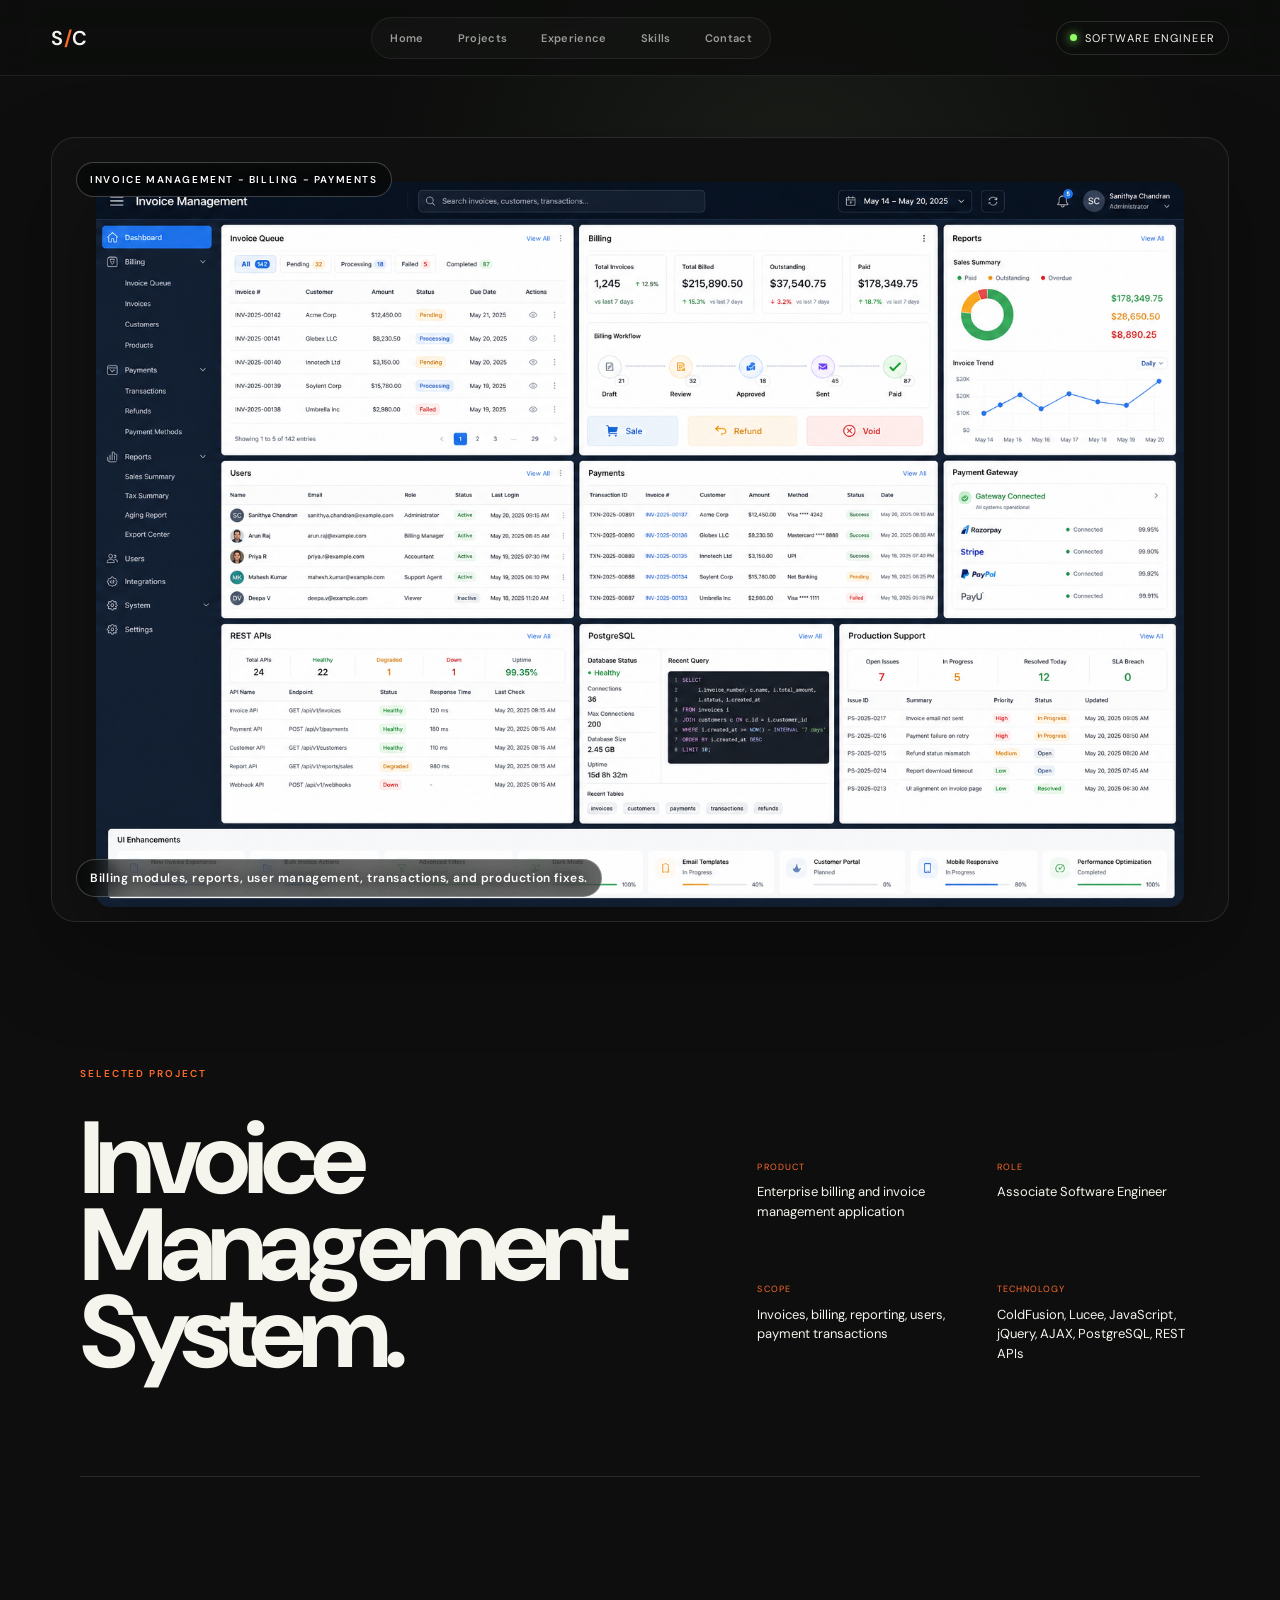
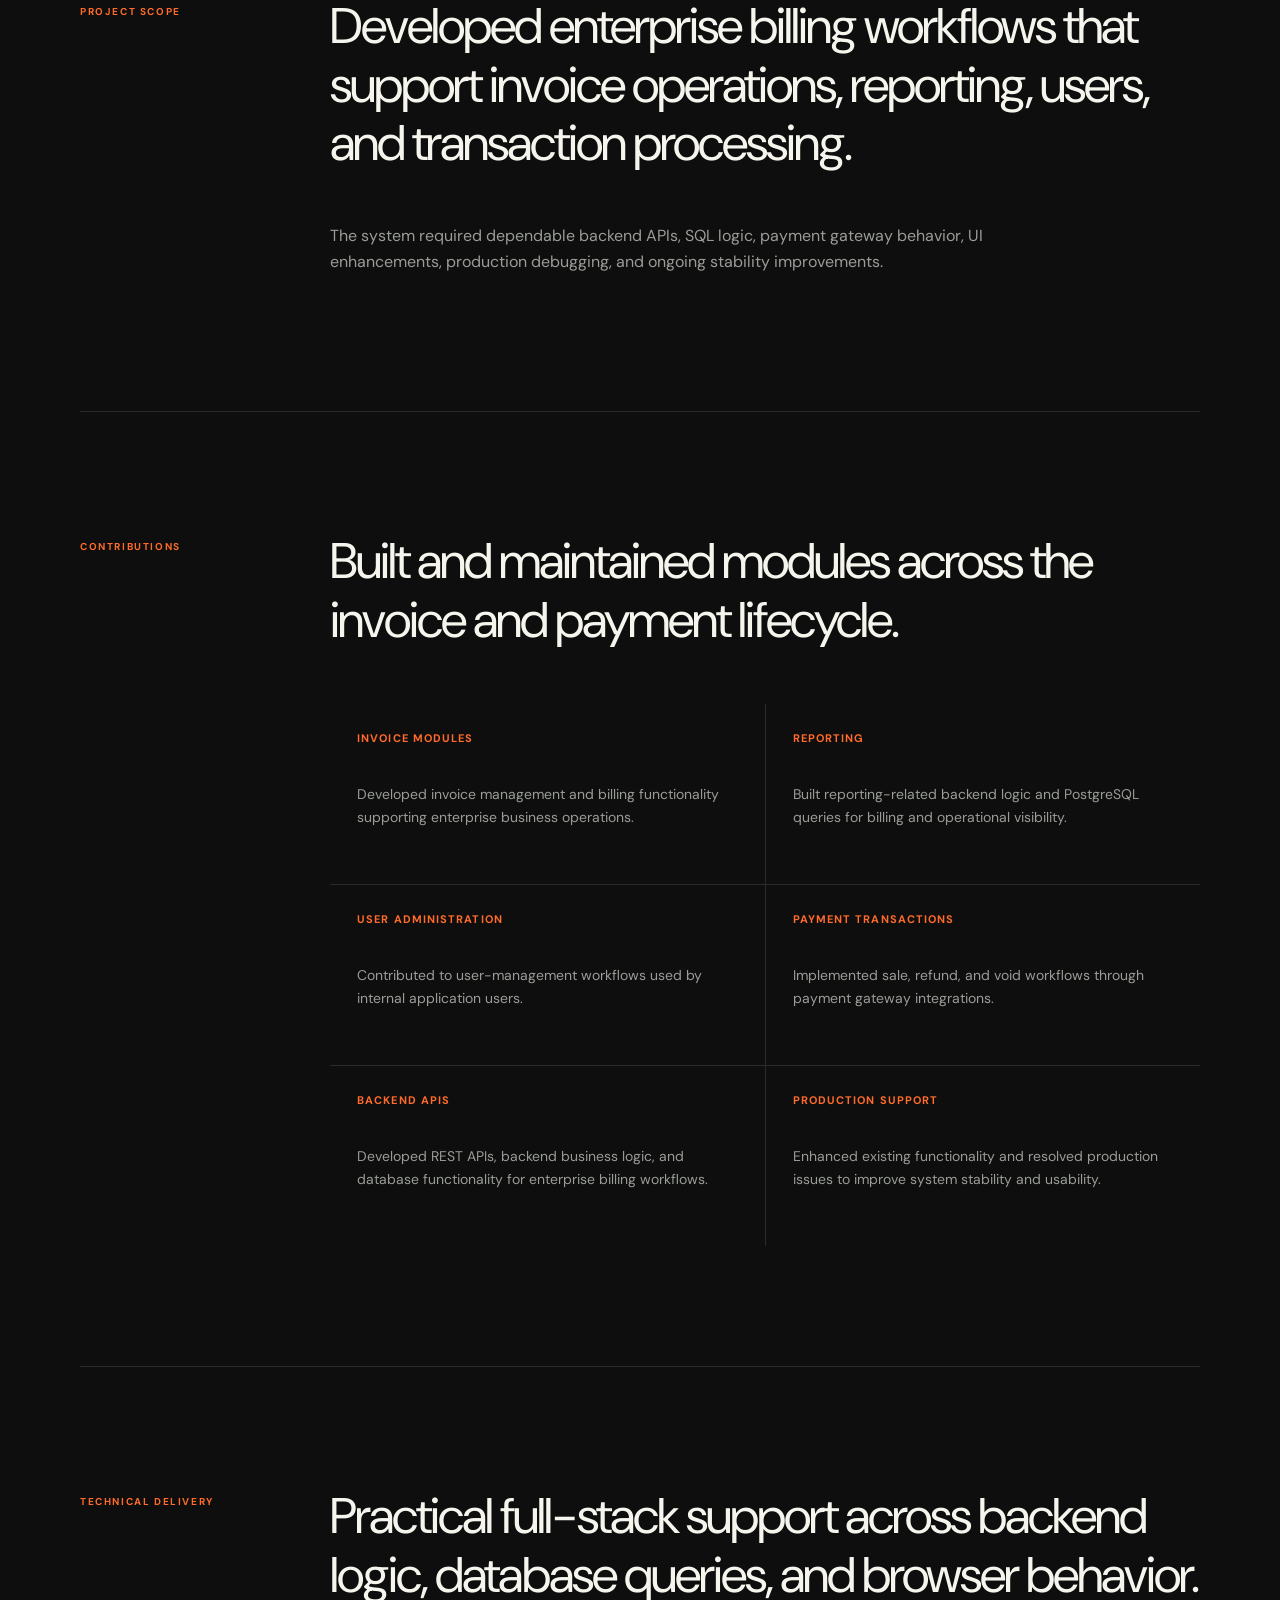
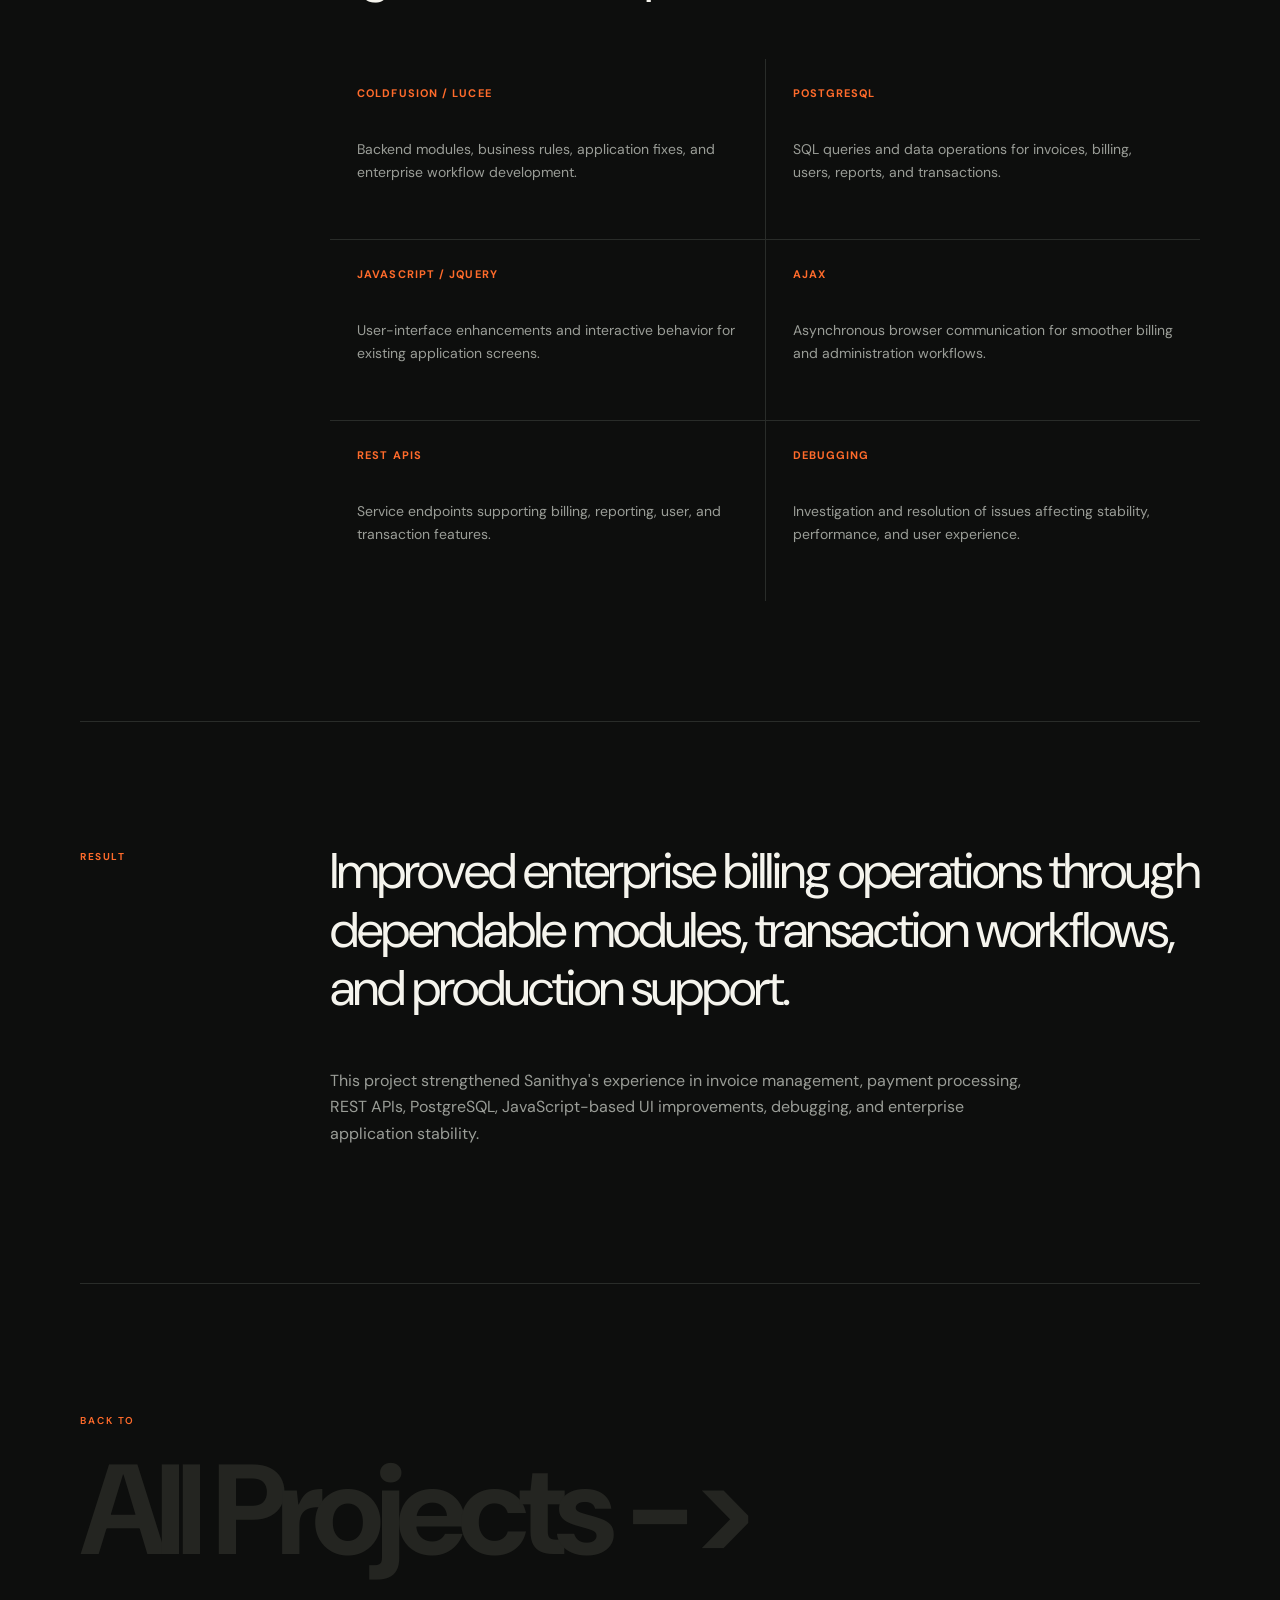
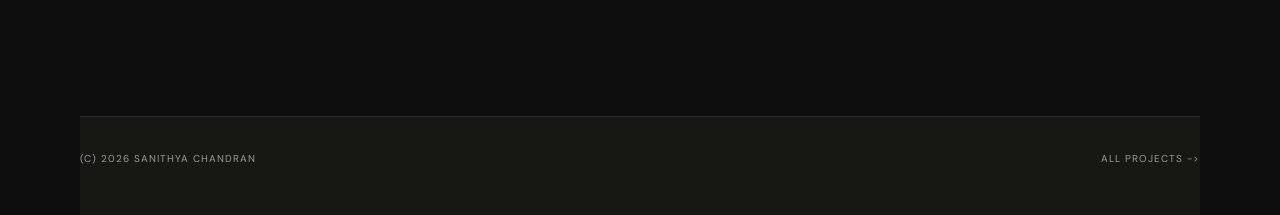
<file: project-invoice.html>
<!doctype html>
<html lang="en">
<head>
  <meta charset="utf-8">
  <meta name="viewport" content="width=device-width,initial-scale=1">
  <title>Invoice Management System - Sanithya Chandran</title>
  <link rel="stylesheet" href="assets/style.css">
  <script src="assets/script.js" defer></script>
</head>
<body class="v2 case-v2">
  <header class="v2-nav">
    <a href="index.html" class="v2-logo">S<span>/</span>C</a>
    <button class="menu" aria-label="Open navigation" aria-expanded="false">Menu</button>
    <nav>
      <a href="index.html">Home</a>
      <a href="index.html#projects">Projects</a>
      <a href="index.html#experience">Experience</a>
      <a href="index.html#tools">Skills</a>
      <a href="index.html#contact">Contact</a>
    </nav>
    <a class="availability" href="mailto:santhiyachandran27@gmail.com"><i></i> Software Engineer</a>
  </header>

  <main>
    <section class="case-hero case-blog invoice-hero">
      <small>INVOICE MANAGEMENT - BILLING - PAYMENTS</small>
      <span>INV</span>
      <p>Billing modules, reports, user management, transactions, and production fixes.</p>
    </section>

    <section class="case-overview wrap">
      <div>
        <p class="eyebrow">Selected Project</p>
        <h1>Invoice Management<br>System.</h1>
      </div>
      <div class="facts">
        <p><span>Product</span>Enterprise billing and invoice management application</p>
        <p><span>Role</span>Associate Software Engineer</p>
        <p><span>Scope</span>Invoices, billing, reporting, users, payment transactions</p>
        <p><span>Technology</span>ColdFusion, Lucee, JavaScript, jQuery, AJAX, PostgreSQL, REST APIs</p>
      </div>
    </section>

    <section class="story-block wrap">
      <h2>Project scope</h2>
      <div>
        <p>Developed enterprise billing workflows that support invoice operations, reporting, users, and transaction processing.</p>
        <p class="lead">The system required dependable backend APIs, SQL logic, payment gateway behavior, UI enhancements, production debugging, and ongoing stability improvements.</p>
      </div>
    </section>

    <section class="story-block wrap">
      <h2>Contributions</h2>
      <div>
        <p>Built and maintained modules across the invoice and payment lifecycle.</p>
        <div class="responsibility-grid">
          <article><b>Invoice modules</b><span>Developed invoice management and billing functionality supporting enterprise business operations.</span></article>
          <article><b>Reporting</b><span>Built reporting-related backend logic and PostgreSQL queries for billing and operational visibility.</span></article>
          <article><b>User administration</b><span>Contributed to user-management workflows used by internal application users.</span></article>
          <article><b>Payment transactions</b><span>Implemented sale, refund, and void workflows through payment gateway integrations.</span></article>
          <article><b>Backend APIs</b><span>Developed REST APIs, backend business logic, and database functionality for enterprise billing workflows.</span></article>
          <article><b>Production support</b><span>Enhanced existing functionality and resolved production issues to improve system stability and usability.</span></article>
        </div>
      </div>
    </section>

    <section class="story-block wrap">
      <h2>Technical delivery</h2>
      <div>
        <p>Practical full-stack support across backend logic, database queries, and browser behavior.</p>
        <div class="responsibility-grid tech">
          <article><b>ColdFusion / Lucee</b><span>Backend modules, business rules, application fixes, and enterprise workflow development.</span></article>
          <article><b>PostgreSQL</b><span>SQL queries and data operations for invoices, billing, users, reports, and transactions.</span></article>
          <article><b>JavaScript / jQuery</b><span>User-interface enhancements and interactive behavior for existing application screens.</span></article>
          <article><b>AJAX</b><span>Asynchronous browser communication for smoother billing and administration workflows.</span></article>
          <article><b>REST APIs</b><span>Service endpoints supporting billing, reporting, user, and transaction features.</span></article>
          <article><b>Debugging</b><span>Investigation and resolution of issues affecting stability, performance, and user experience.</span></article>
        </div>
      </div>
    </section>

    <section class="story-block wrap">
      <h2>Result</h2>
      <div>
        <p>Improved enterprise billing operations through dependable modules, transaction workflows, and production support.</p>
        <p class="lead">This project strengthened Sanithya's experience in invoice management, payment processing, REST APIs, PostgreSQL, JavaScript-based UI improvements, debugging, and enterprise application stability.</p>
      </div>
    </section>

    <section class="next-project">
      <p class="eyebrow">Back to</p>
      <a href="index.html#projects"><h2>All Projects -></h2></a>
    </section>
  </main>

  <footer class="case-footer">
    <span>(c) <span data-year></span> Sanithya Chandran</span>
    <a href="index.html#projects">All projects -></a>
  </footer>
</body>
</html>
</file>
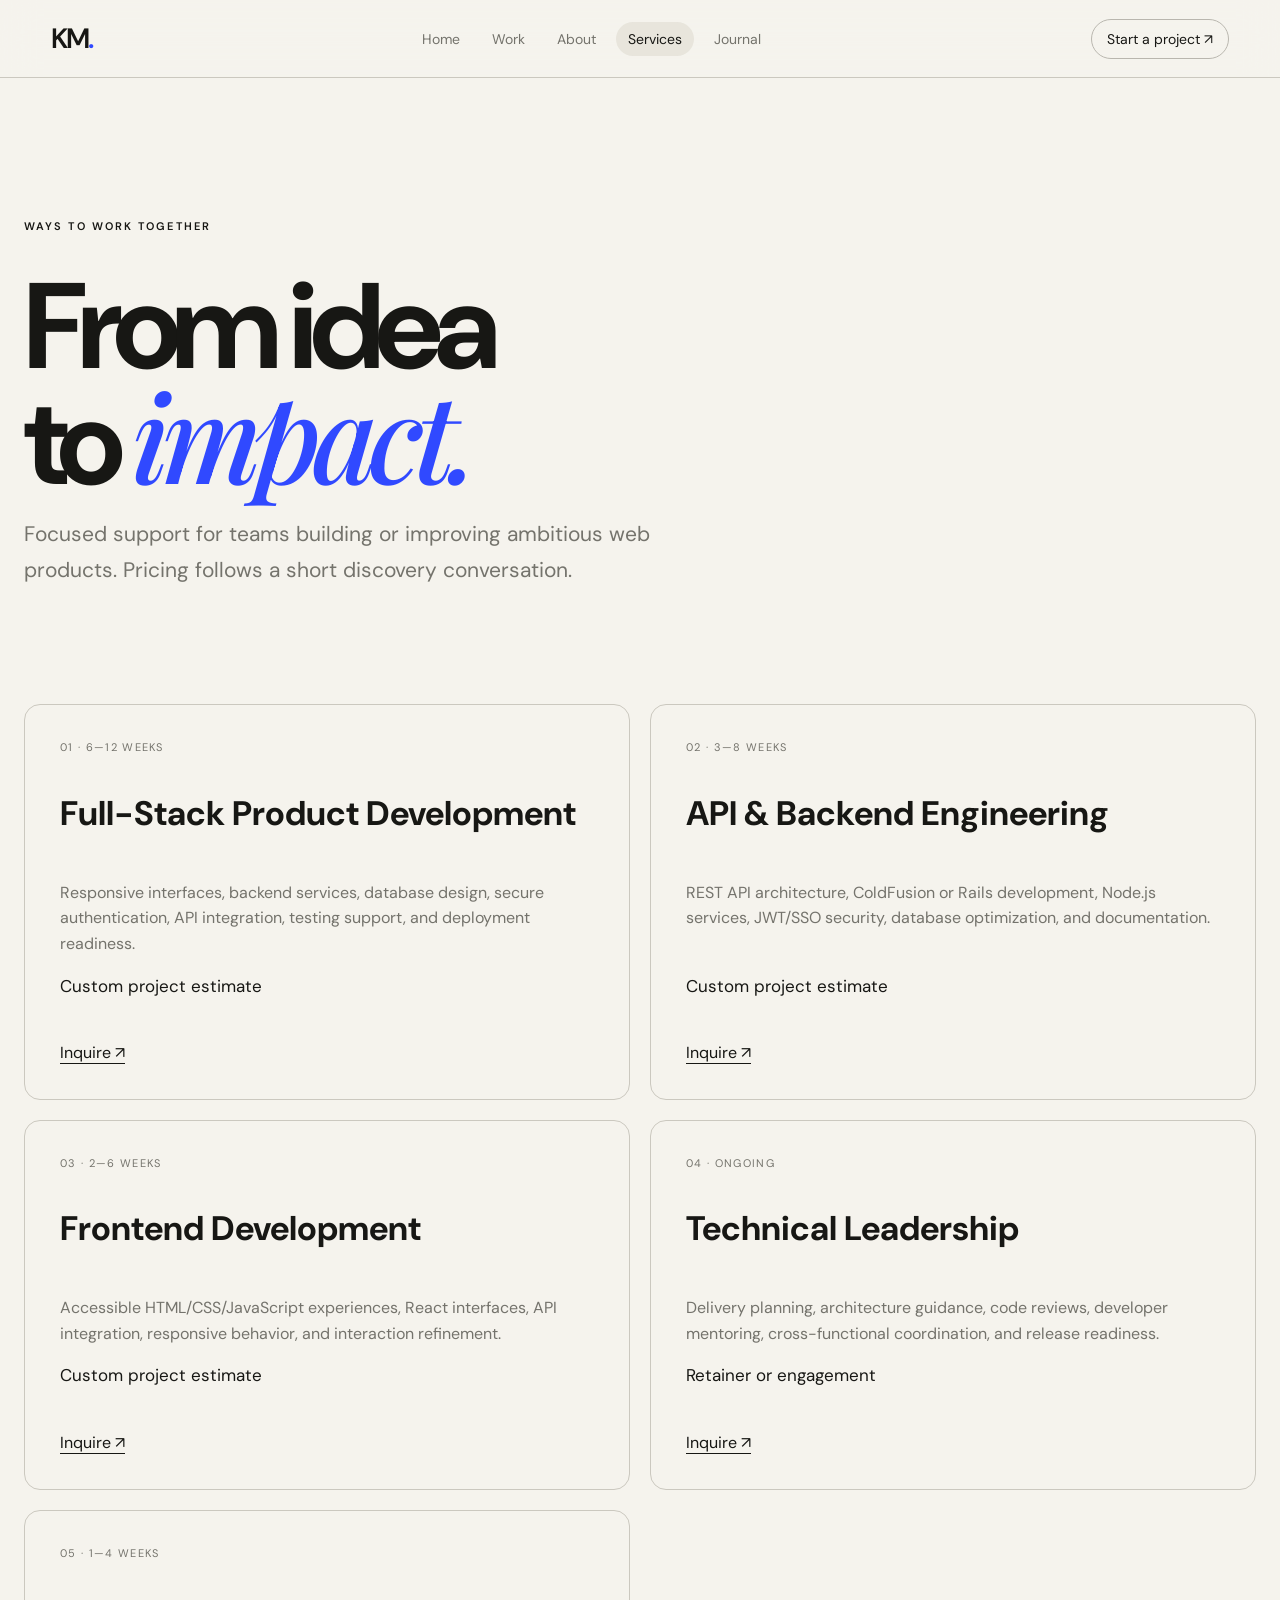
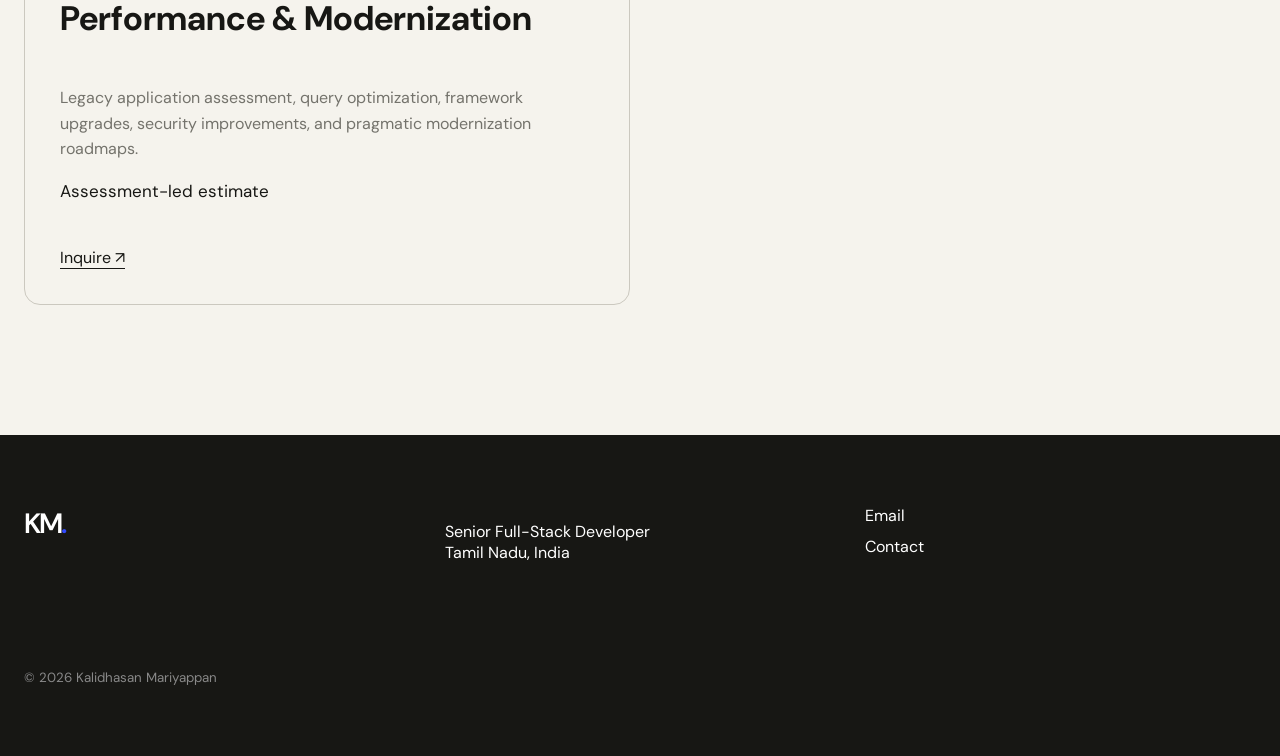
<file: services.html>
<!doctype html><html lang="en"><head><meta charset="utf-8"><meta name="viewport" content="width=device-width,initial-scale=1"><title>Services — Kalidhasan Mariyappan</title><link rel="stylesheet" href="assets/style.css"><script src="assets/script.js" defer></script></head><body><header class="site-header"><a class="brand" href="index.html">KM<span>.</span></a><button class="menu" aria-label="Open navigation">Menu</button><nav><a href="index.html">Home</a><a href="work.html">Work</a><a href="about.html">About</a><a class="active" href="services.html">Services</a><a href="journal.html">Journal</a></nav><a class="header-cta" href="contact.html">Start a project ↗</a></header><main><section class="page-hero wrap"><p class="eyebrow">Ways to work together</p><h1>From idea<br>to <em>impact.</em></h1><p class="lead">Focused support for teams building or improving ambitious web products. Pricing follows a short discovery conversation.</p></section><section class="services-grid wrap">
<article class="service-card"><small>01 · 6—12 weeks</small><h2>Full-Stack Product Development</h2><p>Responsive interfaces, backend services, database design, secure authentication, API integration, testing support, and deployment readiness.</p><p class="price">Custom project estimate</p><a href="contact.html">Inquire ↗</a></article>
<article class="service-card"><small>02 · 3—8 weeks</small><h2>API & Backend Engineering</h2><p>REST API architecture, ColdFusion or Rails development, Node.js services, JWT/SSO security, database optimization, and documentation.</p><p class="price">Custom project estimate</p><a href="contact.html">Inquire ↗</a></article>
<article class="service-card"><small>03 · 2—6 weeks</small><h2>Frontend Development</h2><p>Accessible HTML/CSS/JavaScript experiences, React interfaces, API integration, responsive behavior, and interaction refinement.</p><p class="price">Custom project estimate</p><a href="contact.html">Inquire ↗</a></article>
<article class="service-card"><small>04 · Ongoing</small><h2>Technical Leadership</h2><p>Delivery planning, architecture guidance, code reviews, developer mentoring, cross-functional coordination, and release readiness.</p><p class="price">Retainer or engagement</p><a href="contact.html">Inquire ↗</a></article>
<article class="service-card"><small>05 · 1—4 weeks</small><h2>Performance & Modernization</h2><p>Legacy application assessment, query optimization, framework upgrades, security improvements, and pragmatic modernization roadmaps.</p><p class="price">Assessment-led estimate</p><a href="contact.html">Inquire ↗</a></article>
</section></main><footer><div class="wrap"><a class="brand" href="index.html">KM<span>.</span></a><p>Senior Full-Stack Developer<br>Tamil Nadu, India</p><div><a href="mailto:kalidhasan.mariyappan@gmail.com">Email</a><a href="contact.html">Contact</a></div><small>© <span data-year></span> Kalidhasan Mariyappan</small></div></footer></body></html>
</file>
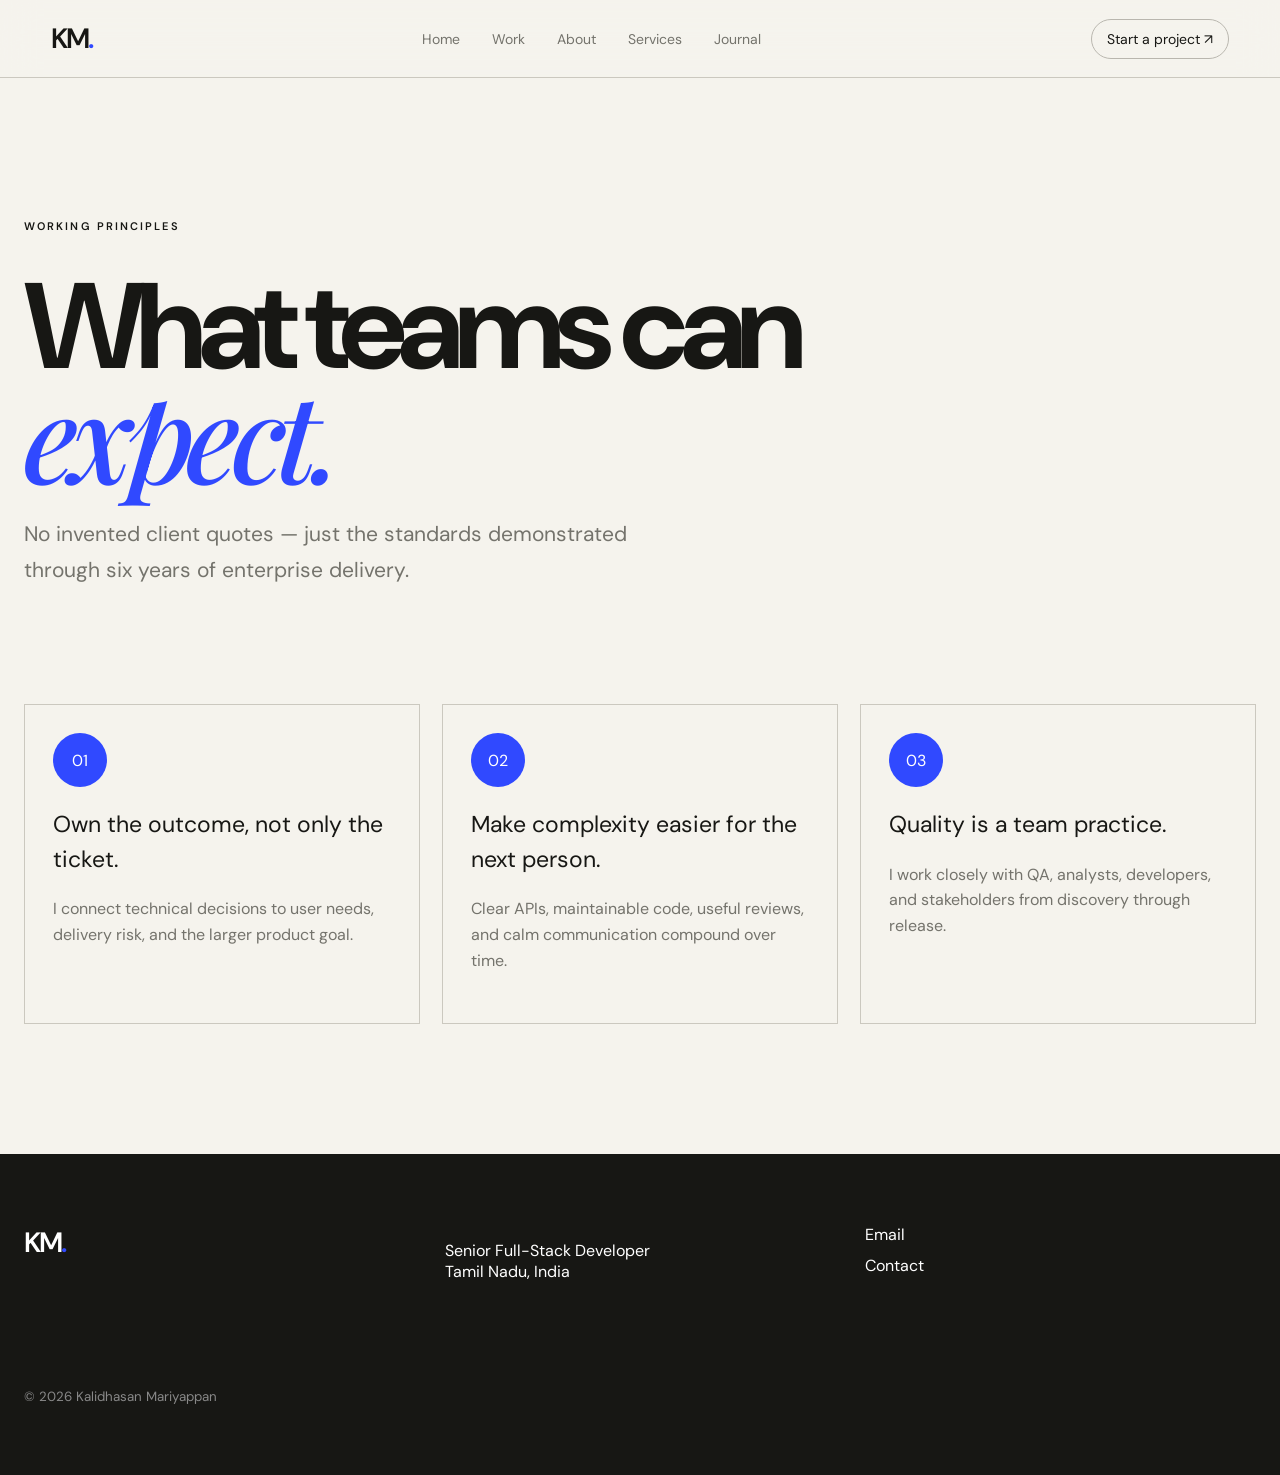
<file: testimonials.html>
<!doctype html><html lang="en"><head><meta charset="utf-8"><meta name="viewport" content="width=device-width,initial-scale=1"><title>Working Principles — Kalidhasan Mariyappan</title><link rel="stylesheet" href="assets/style.css"><script src="assets/script.js" defer></script></head><body><header class="site-header"><a class="brand" href="index.html">KM<span>.</span></a><button class="menu" aria-label="Open navigation">Menu</button><nav><a href="index.html">Home</a><a href="work.html">Work</a><a href="about.html">About</a><a href="services.html">Services</a><a href="journal.html">Journal</a></nav><a class="header-cta" href="contact.html">Start a project ↗</a></header><main><section class="page-hero wrap"><p class="eyebrow">Working principles</p><h1>What teams can<br><em>expect.</em></h1><p class="lead">No invented client quotes — just the standards demonstrated through six years of enterprise delivery.</p></section><section class="quote-grid wrap"><article class="quote-card"><div class="avatar">01</div><blockquote>Own the outcome, not only the ticket.</blockquote><p>I connect technical decisions to user needs, delivery risk, and the larger product goal.</p></article><article class="quote-card"><div class="avatar">02</div><blockquote>Make complexity easier for the next person.</blockquote><p>Clear APIs, maintainable code, useful reviews, and calm communication compound over time.</p></article><article class="quote-card"><div class="avatar">03</div><blockquote>Quality is a team practice.</blockquote><p>I work closely with QA, analysts, developers, and stakeholders from discovery through release.</p></article></section></main><footer><div class="wrap"><a class="brand" href="index.html">KM<span>.</span></a><p>Senior Full-Stack Developer<br>Tamil Nadu, India</p><div><a href="mailto:kalidhasan.mariyappan@gmail.com">Email</a><a href="contact.html">Contact</a></div><small>© <span data-year></span> Kalidhasan Mariyappan</small></div></footer></body></html>
</file>
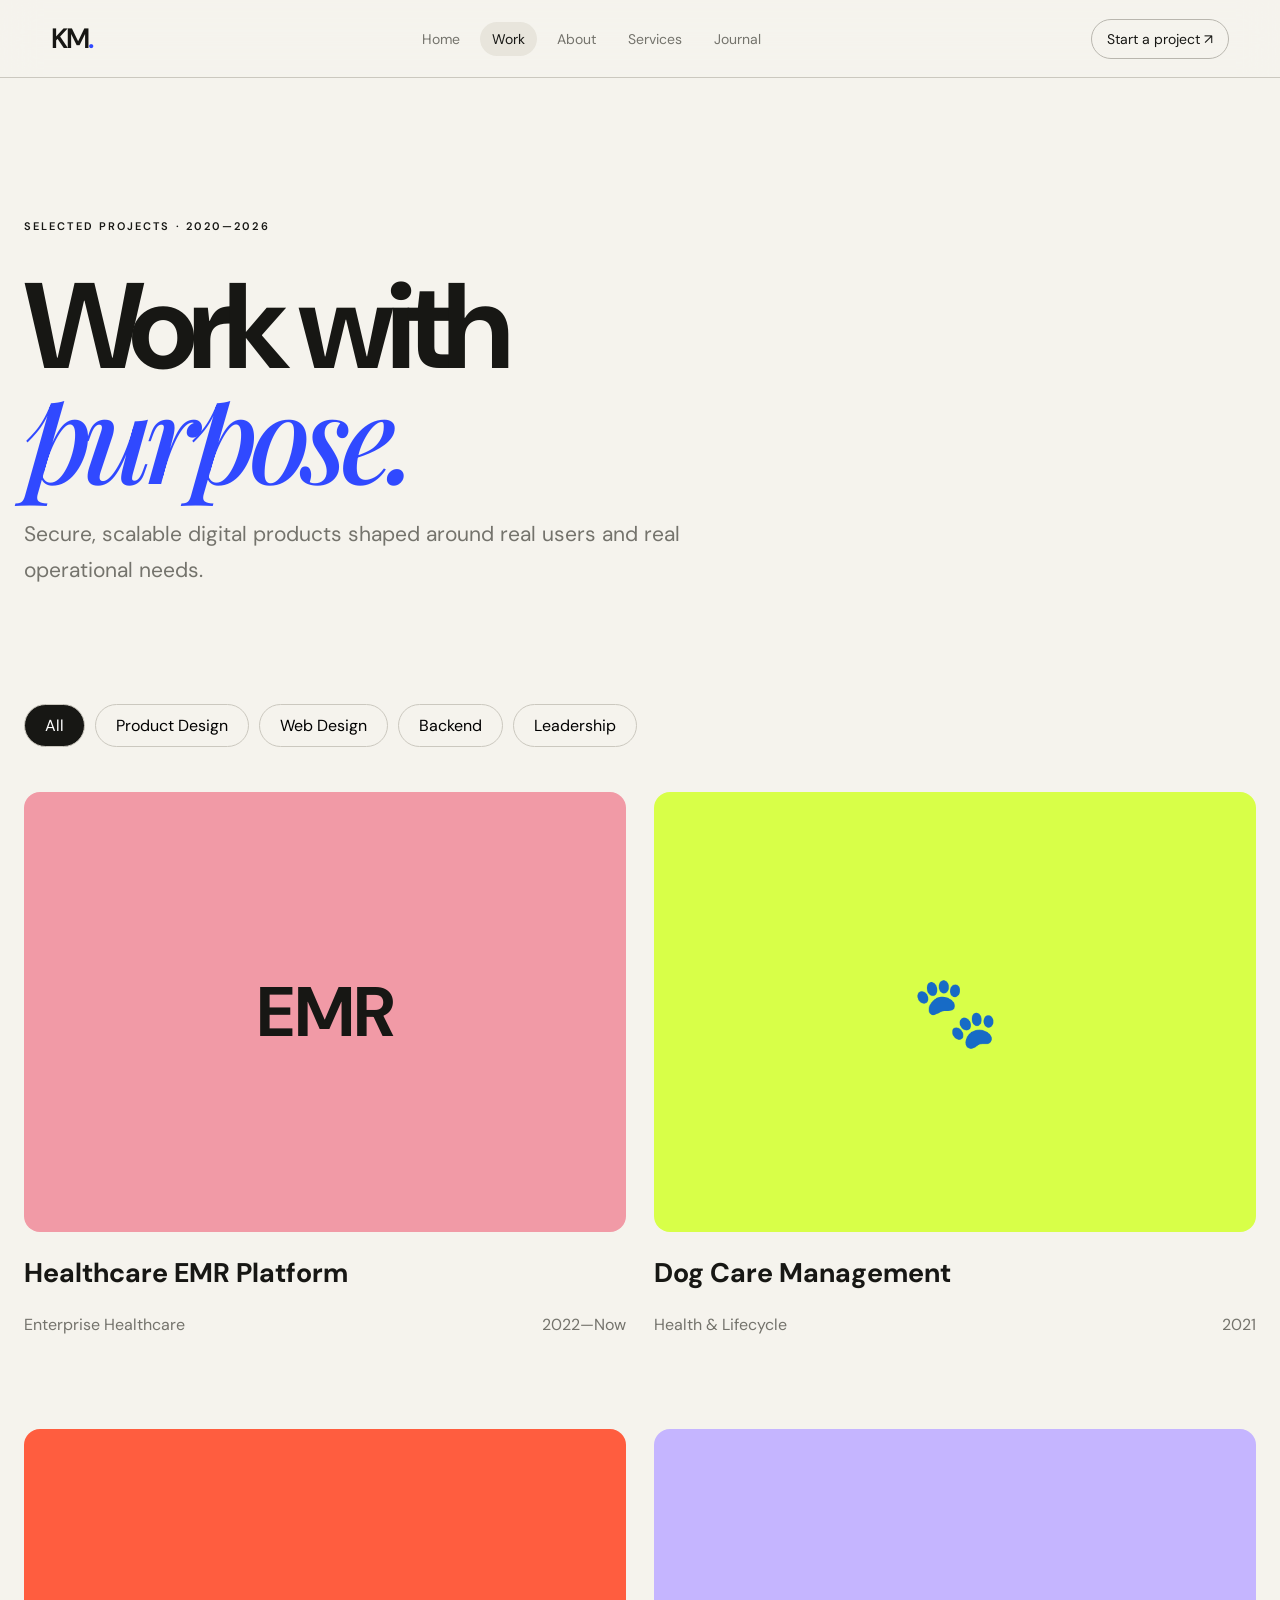
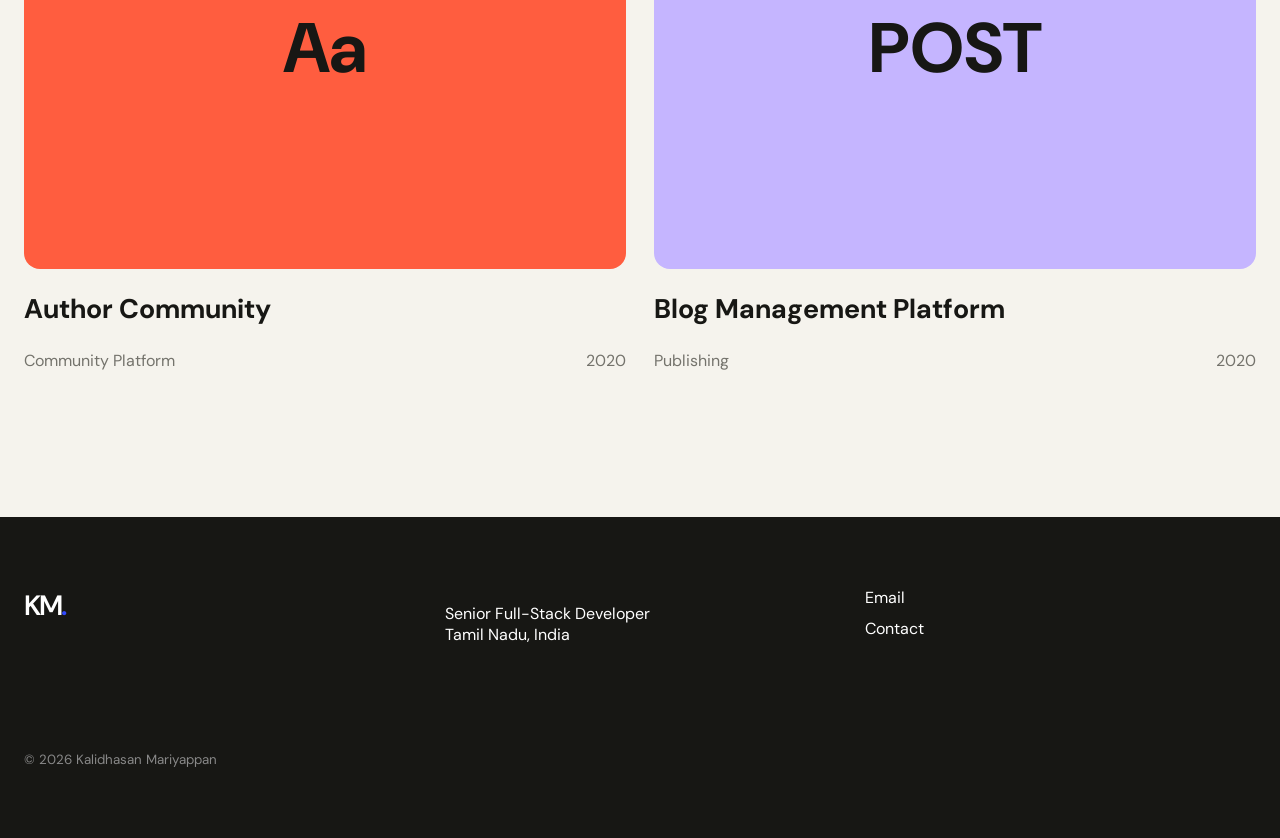
<file: work.html>
<!doctype html><html lang="en"><head><meta charset="utf-8"><meta name="viewport" content="width=device-width,initial-scale=1"><title>Work — Kalidhasan Mariyappan</title><link rel="stylesheet" href="assets/style.css"><script src="assets/script.js" defer></script></head><body>
<header class="site-header"><a class="brand" href="index.html">KM<span>.</span></a><button class="menu" aria-label="Open navigation">Menu</button><nav><a href="index.html">Home</a><a class="active" href="work.html">Work</a><a href="about.html">About</a><a href="services.html">Services</a><a href="journal.html">Journal</a></nav><a class="header-cta" href="contact.html">Start a project ↗</a></header><main><section class="page-hero wrap"><p class="eyebrow">Selected projects · 2020—2026</p><h1>Work with<br><em>purpose.</em></h1><p class="lead">Secure, scalable digital products shaped around real users and real operational needs.</p></section><section class="wrap"><div class="filters"><button class="active" data-filter="all">All</button><button data-filter="branding">Product Design</button><button data-filter="web">Web Design</button><button data-filter="print">Backend</button><button data-filter="motion">Leadership</button></div><div class="work-grid">
<a class="work-card" data-category="web branding print motion" href="project-emr.html"><div class="visual"><strong>EMR</strong><div class="hover-info"><p>Connected healthcare workflows across patient, provider, scheduling and insurance experiences.</p><b>View project ↗</b></div></div><h2>Healthcare EMR Platform</h2><div class="work-meta"><p>Enterprise Healthcare</p><p>2022—Now</p></div></a>
<a class="work-card" data-category="web print" href="project-dog-care.html"><div class="visual"><strong>🐾</strong><div class="hover-info"><p>Secure, comprehensive lifecycle records for dog owners and administrators.</p><b>View project ↗</b></div></div><h2>Dog Care Management</h2><div class="work-meta"><p>Health & Lifecycle</p><p>2021</p></div></a>
<a class="work-card" data-category="web branding print" href="project-author.html"><div class="visual"><strong>Aa</strong><div class="hover-info"><p>A social platform connecting authors and readers through thoughtful discussion.</p><b>View project ↗</b></div></div><h2>Author Community</h2><div class="work-meta"><p>Community Platform</p><p>2020</p></div></a>
<a class="work-card" data-category="web print" href="project-blog.html"><div class="visual"><strong>POST</strong><div class="hover-info"><p>A customized Mastodon-based publishing system with secure APIs.</p><b>View project ↗</b></div></div><h2>Blog Management Platform</h2><div class="work-meta"><p>Publishing</p><p>2020</p></div></a>
</div></section></main><footer><div class="wrap"><a class="brand" href="index.html">KM<span>.</span></a><p>Senior Full-Stack Developer<br>Tamil Nadu, India</p><div><a href="mailto:kalidhasan.mariyappan@gmail.com">Email</a><a href="contact.html">Contact</a></div><small>© <span data-year></span> Kalidhasan Mariyappan</small></div></footer></body></html>
</file>
<file: assets/style.css>
@import url('https://fonts.googleapis.com/css2?family=DM+Sans:wght@400;500;600&family=Playfair+Display:ital,wght@1,500&display=swap');
:root{--ink:#171714;--paper:#f3f0e9;--acid:#d7ff43;--blue:#3049ff;--muted:#74736c;--line:#cbc8bf}*{box-sizing:border-box}html{scroll-behavior:smooth}body{margin:0;background:var(--paper);color:var(--ink);font-family:'DM Sans',Arial,sans-serif}a{color:inherit;text-decoration:none}button,input,select,textarea{font:inherit}.wrap{width:min(1240px,calc(100% - 48px));margin:auto}.site-header{height:92px;display:flex;align-items:center;padding:0 3vw;border-bottom:1px solid var(--line);position:relative;z-index:20}.brand{font-size:28px;font-weight:600;letter-spacing:-2px}.brand span{color:var(--blue)}nav{display:flex;gap:32px;margin:auto}nav a{font-size:14px;color:var(--muted)}nav a:hover,nav a.active{color:var(--ink)}.header-cta{font-size:14px;border-bottom:1px solid}.menu{display:none;background:none;border:0}.hero{padding:110px 0 75px}.eyebrow{text-transform:uppercase;font-size:11px;letter-spacing:.19em;font-weight:600}.hero h1,.page-hero h1{font-size:clamp(60px,9.5vw,145px);line-height:.88;letter-spacing:-.07em;margin:52px 0}.hero h1 em,.page-hero em,.intro h2 em,.cta em{font-family:'Playfair Display',serif;font-weight:500;color:var(--blue)}.hero-bottom{display:flex;justify-content:flex-end;align-items:center;gap:11vw}.hero-bottom>p{max-width:460px;font-size:18px;line-height:1.5}.circle-link{width:110px;height:110px;border-radius:50%;background:var(--acid);display:grid;place-items:center;text-align:center;font-size:12px;transition:transform .25s}.circle-link:hover{transform:rotate(8deg)}.showcase{overflow:hidden;background:#111;padding:5vw 0 30px}.showcase-track{display:flex;width:300%;transition:transform .7s cubic-bezier(.77,0,.18,1)}.frame{width:33.333%;height:min(700px,62vw);position:relative;padding:5vw 8vw;color:white;overflow:hidden}.frame-emr{background:#f19aa6}.browser{height:50px;background:#fff;color:#222;border-radius:12px 12px 0 0;padding:16px}.browser span{display:inline-block;width:8px;height:8px;background:#ddd;border-radius:50%;margin-right:4px}.browser b{font-size:12px;margin-left:24px}.dashboard{height:70%;background:#f7f8fb;color:#1f2430;display:grid;grid-template-columns:20% 1fr;padding:30px;box-shadow:0 25px 70px #7b424966}.dashboard aside{font-weight:700;color:#4652d6}.dashboard aside small{display:block;margin-top:35px;line-height:2.5;font-weight:400;color:#777}.dashboard strong{font-size:clamp(22px,4vw,60px)}.stats{display:flex;gap:12px;margin-top:45px}.stats i{background:white;padding:22px;font-size:24px;font-style:normal;flex:1}.stats small{display:block;font-size:10px;color:#777}.frame-label{position:absolute;bottom:25px;left:8vw;right:8vw;display:flex;justify-content:space-between;font-size:12px}.frame-dog{background:#d8ff48;display:grid;place-items:center;color:#151515}.dog-card{width:55%;height:75%;background:#173c31;color:#fff;padding:5%;position:relative}.dog-card h2{font-size:5vw;line-height:.95;margin:4vw 0}.dog-mark{font-size:70px;position:absolute;right:8%;top:8%}.frame-author{background:#ff5d3f;padding-left:16vw}.frame-author h2{font-size:8vw;line-height:.87;margin:6vw 0 2vw}.quote-art{font-family:serif;font-size:16vw;position:absolute;right:10%;top:0;opacity:.3}.showcase-controls{color:white;display:flex;gap:28px;justify-content:center;align-items:center}.showcase-controls button{background:none;border:1px solid #555;color:#fff;border-radius:50%;width:44px;height:44px;cursor:pointer}.section{padding:150px 0;border-bottom:1px solid var(--line)}.intro{display:grid;grid-template-columns:1fr 2fr}.intro h2,.section-head h2{font-size:clamp(42px,6vw,82px);line-height:1;letter-spacing:-.045em;margin:0 0 40px}.intro>div p{max-width:700px;font-size:19px;line-height:1.6;color:var(--muted)}.text-link{display:inline-block;border-bottom:1px solid;margin-top:25px}.section-head{display:flex;justify-content:space-between;align-items:end}.project-list{margin-top:70px}.project-row{display:grid;grid-template-columns:50px 150px 1fr 30px;gap:28px;align-items:center;padding:22px 0;border-top:1px solid var(--line)}.project-row:last-child{border-bottom:1px solid var(--line)}.project-row h3{font-size:25px}.project-row small{display:block;color:var(--muted);font-size:12px;margin-top:8px;font-weight:400}.thumb{height:92px;display:grid;place-items:center;font-weight:600;font-size:24px}.emr-mini{background:#f19aa6}.dog-mini{background:#d8ff48}.author-mini{background:#ff5d3f}.project-row:hover .thumb{transform:rotate(-3deg)}.thumb{transition:.25s}.testimonial-band{background:#3049ff;color:white;padding:130px 0}.testimonial-band blockquote{font-family:'Playfair Display';font-style:italic;font-size:clamp(38px,5vw,70px);line-height:1.15;margin:70px 0 35px;max-width:1050px}.light{color:white}.cta{text-align:center;padding:170px 0}.cta p{color:var(--muted)}.cta h2{font-size:clamp(55px,9vw,120px);letter-spacing:-.06em;margin:20px}.cta a{display:inline-grid;place-items:center;background:var(--acid);border-radius:50%;width:130px;height:130px;margin-top:30px}footer{background:#171714;color:#fff;padding:70px 0}footer .wrap{display:grid;grid-template-columns:1fr 1fr 1fr;gap:30px}footer div div a{display:block;margin-bottom:10px}footer small{grid-column:1/-1;color:#888;margin-top:60px}.page-hero{padding:100px 0 70px}.page-hero h1{margin:40px 0 20px}.page-hero .lead{font-size:21px;line-height:1.55;max-width:670px;color:var(--muted)}.filters{display:flex;gap:10px;flex-wrap:wrap;margin-bottom:45px}.filters button{border:1px solid var(--line);background:transparent;padding:10px 20px;border-radius:30px;cursor:pointer}.filters button.active{background:var(--ink);color:#fff}.work-grid{display:grid;grid-template-columns:repeat(2,1fr);gap:70px 28px;padding-bottom:130px}.work-card .visual{height:430px;position:relative;overflow:hidden;display:grid;place-items:center}.work-card:nth-child(1) .visual{background:#f19aa6}.work-card:nth-child(2) .visual{background:#d8ff48}.work-card:nth-child(3) .visual{background:#ff5d3f}.work-card:nth-child(4) .visual{background:#c5b5ff}.work-card .visual strong{font-size:70px}.hover-info{position:absolute;inset:0;background:#171714e8;color:#fff;display:flex;flex-direction:column;justify-content:end;padding:35px;opacity:0;transition:.25s}.work-card:hover .hover-info{opacity:1}.work-meta{display:flex;justify-content:space-between}.work-card h2{font-size:27px;margin-bottom:8px}.work-card p{color:var(--muted)}.case-hero{height:70vh;min-height:520px;display:grid;place-items:center;background:#f19aa6;font-size:clamp(60px,14vw,190px);font-weight:600;letter-spacing:-.08em}.case-overview{display:grid;grid-template-columns:1.5fr 1fr;padding:100px 0}.case-overview h1{font-size:clamp(48px,7vw,90px);line-height:.95;margin:0}.facts{display:grid;grid-template-columns:1fr 1fr;gap:28px}.facts span,.service-card small{color:var(--muted);display:block;font-size:11px;text-transform:uppercase;letter-spacing:.12em;margin-bottom:8px}.story-block{display:grid;grid-template-columns:1fr 2fr;padding:100px 0;border-top:1px solid var(--line)}.story-block h2{font-size:15px;text-transform:uppercase;letter-spacing:.15em}.story-block>div>p{font-size:clamp(26px,3.6vw,48px);line-height:1.25;margin-top:0}.gallery{display:grid;grid-template-columns:1fr 1fr;gap:18px}.gallery .art{height:480px;display:grid;place-items:center;font-size:52px;font-weight:600}.gallery .art:first-child{grid-column:1/-1;height:620px}.bg-blue{background:#3049ff;color:#fff}.bg-acid{background:#d7ff43}.bg-coral{background:#ff5d3f}.next-project{padding:130px 0;text-align:center}.next-project h2{font-size:clamp(50px,8vw,110px);margin:30px}.about-grid{display:grid;grid-template-columns:1fr 1.4fr;gap:8vw;padding-bottom:120px}.portrait{aspect-ratio:4/5;background:#3049ff;display:grid;place-items:center;color:#d7ff43;font-size:10vw;font-weight:600;position:relative}.portrait:after{content:'Professional portrait placeholder';position:absolute;bottom:20px;font-size:10px;letter-spacing:.1em}.bio h2{font-size:clamp(36px,4vw,60px);line-height:1.1;margin-top:0}.bio p{font-size:18px;line-height:1.7;color:var(--muted)}.services-grid{display:grid;grid-template-columns:repeat(2,1fr);gap:20px;padding-bottom:130px}.service-card{border:1px solid var(--line);padding:35px;min-height:320px;display:flex;flex-direction:column}.service-card h2{font-size:34px}.service-card p{color:var(--muted);line-height:1.6}.service-card .price{font-size:17px;color:var(--ink);margin-top:auto}.service-card a{border-bottom:1px solid;align-self:flex-start;margin-top:25px}.steps{counter-reset:step}.step{display:grid;grid-template-columns:80px 1fr 1fr;border-top:1px solid var(--line);padding:32px 0}.step:before{counter-increment:step;content:'0' counter(step);color:var(--blue)}.logo-grid{display:grid;grid-template-columns:repeat(4,1fr);border-top:1px solid var(--line);border-left:1px solid var(--line);margin:50px 0 130px}.logo-grid div{height:130px;display:grid;place-items:center;border-right:1px solid var(--line);border-bottom:1px solid var(--line);font-weight:600;text-align:center}.contact-layout{display:grid;grid-template-columns:1fr 1.2fr;gap:10vw;padding-bottom:130px}.contact-form{display:grid;grid-template-columns:1fr 1fr;gap:25px}.field{display:flex;flex-direction:column;gap:8px}.field.full{grid-column:1/-1}.field label{font-size:12px}.field input,.field select,.field textarea{background:transparent;border:0;border-bottom:1px solid var(--line);padding:13px 0;outline:none}.field textarea{min-height:120px}.submit{grid-column:1/-1;background:var(--ink);color:#fff;border:0;padding:18px;cursor:pointer}.contact-aside h3{margin-top:55px}.faq details{border-top:1px solid var(--line);padding:20px 0}.faq details:last-child{border-bottom:1px solid var(--line)}.faq summary{cursor:pointer}.faq p{color:var(--muted);line-height:1.5}.journal-grid,.quote-grid{display:grid;grid-template-columns:repeat(3,1fr);gap:22px;padding-bottom:130px}.post,.quote-card{border:1px solid var(--line);padding:28px;min-height:320px}.post .tag{font-size:10px;text-transform:uppercase;letter-spacing:.15em;color:var(--blue)}.post h2{font-size:28px;margin-top:60px}.post p,.quote-card p{color:var(--muted);line-height:1.6}.quote-card blockquote{font-size:23px;line-height:1.5;margin:20px 0}.quote-card .avatar{width:54px;height:54px;border-radius:50%;background:var(--blue);color:#fff;display:grid;place-items:center}.hidden{display:none!important}
@media(max-width:800px){.wrap{width:min(100% - 30px,1240px)}.site-header{height:72px;padding:0 16px}.menu{display:block;margin-left:auto}.header-cta{display:none}nav{display:none;position:absolute;top:72px;left:0;right:0;background:var(--paper);padding:30px;flex-direction:column;border-bottom:1px solid var(--line)}nav.open{display:flex}.hero{padding:70px 0}.hero h1{font-size:16vw}.hero-bottom{justify-content:space-between;gap:20px}.hero-bottom>p{font-size:15px}.circle-link{width:90px;height:90px;flex:none}.frame{height:75vw;padding:8vw}.dashboard{padding:15px}.stats i:nth-child(3){display:none}.dog-card{width:80%}.frame-label{left:8vw;right:8vw}.section{padding:90px 0}.intro,.case-overview,.story-block,.about-grid,.contact-layout{grid-template-columns:1fr;gap:45px}.section-head{align-items:start;flex-direction:column}.project-row{grid-template-columns:25px 85px 1fr;gap:15px}.project-row b{display:none}.thumb{height:70px}.project-row h3{font-size:18px}.work-grid,.services-grid,.journal-grid,.quote-grid{grid-template-columns:1fr}.work-card .visual{height:330px}.gallery{grid-template-columns:1fr}.gallery .art:first-child{grid-column:auto}.gallery .art,.gallery .art:first-child{height:320px}.facts{margin-top:30px}.step{grid-template-columns:50px 1fr}.step p{grid-column:2}.logo-grid{grid-template-columns:1fr 1fr}.contact-form{grid-template-columns:1fr}.field.full,.submit{grid-column:auto}footer .wrap{grid-template-columns:1fr 1fr}.portrait{font-size:28vw}}
@media(prefers-reduced-motion:reduce){*{scroll-behavior:auto!important;transition:none!important}}

/* Reference-inspired developer portfolio */
.v2{--vbg:#111210;--vpanel:#1a1b18;--vline:#2b2c28;--vtext:#f2f1eb;--vdim:#8b8c84;--vorange:#ff631f;--vcream:#dfdfd4;background:var(--vbg);color:var(--vtext)}.v2 .v2-nav{height:82px;display:flex;align-items:center;position:fixed;z-index:50;top:0;left:0;right:0;padding:0 4vw;background:#111210e8;backdrop-filter:blur(16px);border-bottom:1px solid var(--vline)}.v2-logo{font-size:23px;font-weight:600;letter-spacing:-2px}.v2-logo span{color:var(--vorange);margin:0 2px}.v2-nav nav{margin:auto;display:flex;gap:34px}.v2-nav nav a{font-size:13px;color:var(--vdim)}.v2-nav nav a:hover{color:var(--vtext)}.availability{font-size:11px;text-transform:uppercase;letter-spacing:.1em}.availability i{display:inline-block;width:7px;height:7px;border-radius:50%;background:#8eff68;margin-right:8px;box-shadow:0 0 10px #8eff68}.v2-shell{display:grid;grid-template-columns:340px minmax(0,880px);gap:58px;width:min(1320px,92vw);margin:0 auto;padding-top:130px}.profile-card{height:590px;position:sticky;top:115px;background:var(--vcream);color:#171714;border-radius:22px;padding:18px;overflow:hidden;align-self:start}.profile-photo{height:300px;background:#bf3d14;border-radius:14px;display:grid;place-items:center;position:relative;overflow:hidden}.profile-photo>span{font-size:115px;font-weight:600;letter-spacing:-.1em;color:#111}.profile-photo:before{content:'';position:absolute;width:240px;height:240px;background:#111;border-radius:46% 54% 58% 42%;bottom:-125px;left:50%;transform:translateX(-50%)}.profile-photo:after{content:'';position:absolute;width:105px;height:130px;background:#111;border-radius:50% 50% 43% 43%;top:83px;left:50%;transform:translateX(-50%)}.orbit{position:absolute;width:360px;height:210px;border:2px dashed #ff631f;border-radius:50%;transform:rotate(-25deg);left:-125px;top:-80px}.profile-card h2{font-size:34px;line-height:.94;letter-spacing:-.05em;margin:22px 4px 14px}.profile-card>p{text-align:left;color:#51514c;font-size:13px;line-height:1.45;margin:0 4px}.profile-links{display:flex;gap:8px;margin:18px 4px}.profile-links a{width:34px;height:34px;border:1px solid #aaa;border-radius:50%;display:grid;place-items:center;font-size:13px}.profile-card>small{position:absolute;bottom:18px;left:22px;color:#777;font-size:9px;text-transform:uppercase;letter-spacing:.12em}.v2-content{min-width:0}.v2-hero{min-height:730px;padding:50px 0 90px}.v2-kicker,.v2-title>p,.v2-contact>p,.contact-only>p{font-size:11px;text-transform:uppercase;letter-spacing:.16em;color:var(--vorange)}.v2-hero h1,.v2-title h2,.v2-contact h2,.contact-only h1{font-size:clamp(65px,8.5vw,126px);line-height:.78;letter-spacing:-.075em;margin:38px 0;color:#20211e}.v2-hero h1 span,.v2-title h2 span,.v2-contact h2 span,.contact-only h1 span{color:var(--vtext)}.v2-intro{max-width:560px;margin-left:auto;color:var(--vdim);font-size:17px;line-height:1.55}.metrics{display:flex;gap:58px;margin:55px 0 45px;margin-left:auto;width:max-content}.metrics div{display:flex;align-items:center;gap:12px}.metrics strong{font-size:48px;letter-spacing:-.07em}.metrics span{text-transform:uppercase;font-size:9px;color:var(--vdim);line-height:1.4}.focus-cards{display:grid;grid-template-columns:1fr 1fr;gap:12px}.focus-cards a{min-height:132px;border-radius:13px;padding:22px;background:#241813;display:flex;flex-direction:column;position:relative}.focus-cards a:nth-child(2){background:#171c13}.focus-cards small{font-size:9px;color:var(--vorange);letter-spacing:.09em}.focus-cards b{margin-top:auto;font-size:15px;max-width:250px}.focus-cards a>span{position:absolute;right:20px;bottom:20px}.v2-section{padding:110px 0;border-top:1px solid var(--vline);scroll-margin-top:70px}.v2-title h2{font-size:clamp(66px,8vw,108px);margin:30px 0 70px}.v2-project{display:grid;grid-template-columns:34px 190px 1fr 20px;gap:22px;align-items:center;padding:22px 0;border-top:1px solid var(--vline)}.v2-project:last-child{border-bottom:1px solid var(--vline)}.project-num{font-size:10px;color:var(--vdim)}.project-art{height:126px;border-radius:9px;padding:14px;display:flex;flex-direction:column;justify-content:space-between;transition:.25s}.project-art span{font-size:40px;font-weight:600;letter-spacing:-.07em}.project-art i{font-size:8px;letter-spacing:.13em;font-style:normal}.art-emr{background:#5364ed}.art-dog{background:#d8ef52;color:#111}.art-author{background:#ff6530}.art-blog{background:#c5b8ff;color:#111}.v2-project h3{font-size:25px;letter-spacing:-.035em;margin:0 0 8px}.v2-project p{font-size:13px;line-height:1.5;color:var(--vdim);margin:0 0 12px}.v2-project small{font-size:9px;letter-spacing:.06em;color:#c1c1ba}.v2-project:hover .project-art{transform:rotate(-2deg) scale(1.03)}.experience-card{display:grid;grid-template-columns:1fr 1.2fr;gap:50px;padding:35px 0;border-top:1px solid var(--vline)}.experience-card:last-child{border-bottom:1px solid var(--vline)}.experience-card>div>p{font-size:9px;color:var(--vorange);letter-spacing:.1em}.experience-card h3{font-size:28px;margin:14px 0 8px}.experience-card a,.experience-card span{color:var(--vdim);font-size:12px}.experience-card>p{color:var(--vdim);font-size:14px;line-height:1.65;margin:30px 0 0}.tool-group{margin-top:55px}.tool-group>h3{text-transform:uppercase;font-size:10px;letter-spacing:.14em;color:var(--vorange);margin-bottom:17px}.tool-grid{display:grid;grid-template-columns:repeat(3,1fr);border-top:1px solid var(--vline);border-left:1px solid var(--vline)}.tool-grid div{min-height:108px;border-right:1px solid var(--vline);border-bottom:1px solid var(--vline);padding:22px;display:flex;flex-direction:column;justify-content:space-between}.tool-grid b{font-size:15px}.tool-grid span{color:var(--vdim);font-size:10px}.cert-row{display:grid;grid-template-columns:1fr 1fr;gap:12px;margin-top:55px}.cert-row div{background:var(--vpanel);padding:26px;border-radius:10px;display:flex;flex-direction:column;gap:13px}.cert-row small{color:var(--vorange);text-transform:uppercase;letter-spacing:.12em}.v2-contact{padding:130px 0 90px;border-top:1px solid var(--vline);scroll-margin-top:70px}.v2-contact h2{font-size:clamp(70px,9vw,120px);margin:35px 0 70px}.contact-direct{border-top:1px solid var(--vline)}.contact-direct>a,.contact-direct>div{display:grid;grid-template-columns:100px 1fr 35px;align-items:center;border-bottom:1px solid var(--vline);padding:26px 5px}.contact-direct small{color:var(--vorange);text-transform:uppercase;letter-spacing:.12em}.contact-direct b{font-size:18px}.contact-direct a:hover b{color:var(--vorange)}.v2-footer{display:flex;justify-content:space-between;color:var(--vdim);font-size:10px;text-transform:uppercase;letter-spacing:.1em;padding:35px 0 50px}.contact-page{min-height:100vh}.contact-only{width:min(900px,90vw);margin:0 auto;padding:170px 0 80px}.contact-only h1{font-size:clamp(68px,11vw,145px);margin:50px 0 90px}.back-link{display:inline-block;margin-top:60px;color:var(--vdim)}
@media(max-width:960px){.v2-shell{grid-template-columns:1fr;width:min(90vw,780px);padding-top:110px}.profile-card{position:relative;top:auto;height:auto;display:grid;grid-template-columns:190px 1fr;column-gap:24px}.profile-photo{height:230px;grid-row:1/5}.profile-card h2{margin-top:15px}.profile-card>small{position:static;margin:10px 4px}.v2-hero{min-height:auto}.v2-nav .availability{display:none}}
@media(max-width:640px){.v2 .v2-nav{height:68px}.v2-nav .menu{display:block;margin-left:auto;color:var(--vtext)}.v2-nav nav{display:none;position:absolute;top:68px;left:0;right:0;background:var(--vbg);padding:24px;flex-direction:column}.v2-nav nav.open{display:flex}.v2-shell{padding-top:90px}.profile-card{display:block;height:auto}.profile-photo{height:330px}.profile-card>small{display:block}.v2-hero{padding-top:75px}.v2-hero h1{font-size:20vw}.v2-intro{margin-top:50px}.metrics{width:100%;gap:0;justify-content:space-between}.metrics strong{font-size:37px}.metrics div{display:block}.metrics span{display:block;margin-top:4px}.focus-cards{grid-template-columns:1fr}.v2-section{padding:80px 0}.v2-title h2{font-size:17vw;line-height:.82}.v2-project{grid-template-columns:25px 1fr 15px}.project-art{grid-column:2;height:180px}.v2-project>div:nth-child(3){grid-column:2}.v2-project>b{grid-column:3;grid-row:1/4}.experience-card{grid-template-columns:1fr;gap:10px}.experience-card>p{margin-top:0}.tool-grid{grid-template-columns:1fr 1fr}.tool-grid div{min-height:100px;padding:15px}.cert-row{grid-template-columns:1fr}.v2-contact h2,.contact-only h1{font-size:18vw}.contact-direct>a,.contact-direct>div{grid-template-columns:1fr 25px;gap:8px}.contact-direct small{grid-column:1/-1}.contact-direct b{font-size:14px;overflow-wrap:anywhere}}

/* Unified case studies */
.case-v2{background:var(--vbg);color:var(--vtext)}.case-v2 main{padding-top:82px}.case-v2 .wrap{width:min(1120px,90vw)}.case-v2 .case-hero{width:min(1180px,92vw);height:680px;min-height:0;margin:55px auto 0;border-radius:20px;padding:45px;display:flex;flex-direction:column;align-items:flex-start;justify-content:space-between;color:#111;overflow:hidden;position:relative}.case-v2 .case-hero:after{content:'';position:absolute;width:520px;height:520px;border:2px dashed currentColor;border-radius:50%;opacity:.22;right:-180px;top:-240px}.case-v2 .case-hero small{font-size:10px;letter-spacing:.16em;position:relative;z-index:2}.case-v2 .case-hero>span{font-size:clamp(120px,22vw,330px);font-weight:600;line-height:.72;letter-spacing:-.1em;position:relative;z-index:2}.case-v2 .case-hero>p{font-size:18px;font-weight:600;position:relative;z-index:2}.case-v2 .case-emr{background:#5364ed;color:#111}.case-v2 .case-dog{background:#d8ef52}.case-v2 .case-author{background:#ff6530}.case-v2 .case-blog{background:#c5b8ff}.case-v2 .case-overview{padding:120px 0 100px;display:grid;grid-template-columns:1.35fr 1fr;gap:80px;border:0}.case-v2 .eyebrow{color:var(--vorange);font-size:10px}.case-v2 .case-overview h1{font-size:clamp(60px,8vw,105px);line-height:.85;letter-spacing:-.07em;color:var(--vtext);margin:35px 0 0}.case-v2 .facts{display:grid;grid-template-columns:1fr 1fr;gap:36px;align-self:end}.case-v2 .facts p{font-size:13px;line-height:1.5}.case-v2 .facts span{color:var(--vorange);font-size:9px}.case-v2 .story-block{display:grid;grid-template-columns:190px 1fr;gap:60px;padding:110px 0;border-top:1px solid var(--vline)}.case-v2 .story-block h2{color:var(--vorange);font-size:10px;letter-spacing:.16em;margin-top:8px}.case-v2 .story-block>div>p{color:var(--vtext);font-size:clamp(28px,4vw,50px);line-height:1.17;letter-spacing:-.04em}.case-v2 .story-block .lead{font-family:'DM Sans',Arial,sans-serif!important;color:var(--vdim);font-size:16px!important;line-height:1.65!important;letter-spacing:0!important;max-width:720px;margin-top:35px}.case-v2 .gallery{display:grid;grid-template-columns:1fr 1fr;gap:12px;margin-top:65px}.case-v2 .gallery .art{border-radius:12px;height:350px;font-size:30px;letter-spacing:-.04em;padding:30px;display:flex;align-items:flex-end;justify-content:flex-start}.case-v2 .gallery .art:first-child{grid-column:1/-1;height:470px}.case-v2 .bg-blue{background:#5364ed}.case-v2 .bg-acid{background:#d8ef52;color:#111}.case-v2 .bg-coral{background:#ff6530;color:#111}.case-v2 .next-project{width:min(1120px,90vw);margin:auto;padding:120px 0;border-top:1px solid var(--vline);text-align:left}.case-v2 .next-project h2{font-size:clamp(64px,10vw,140px);line-height:.85;letter-spacing:-.075em;margin:30px 0;color:#242521;transition:.25s}.case-v2 .next-project a:hover h2{color:var(--vtext)}.case-footer{width:min(1120px,90vw);margin:auto;border-top:1px solid var(--vline);padding:35px 0 50px;display:flex;justify-content:space-between;color:var(--vdim);font-size:10px;text-transform:uppercase;letter-spacing:.1em}
@media(max-width:760px){.case-v2 main{padding-top:68px}.case-v2 .case-hero{height:480px;margin-top:25px;padding:25px;border-radius:13px}.case-v2 .case-hero>span{font-size:31vw}.case-v2 .case-overview{grid-template-columns:1fr;gap:55px;padding:80px 0}.case-v2 .facts{margin:0}.case-v2 .story-block{grid-template-columns:1fr;gap:25px;padding:80px 0}.case-v2 .gallery{grid-template-columns:1fr}.case-v2 .gallery .art,.case-v2 .gallery .art:first-child{grid-column:auto;height:280px}.case-v2 .next-project{padding:80px 0}.case-v2 .next-project h2{font-size:17vw}}

.profile-photo img{width:100%;height:100%;object-fit:cover;object-position:center 24%;position:relative;z-index:2}.profile-photo:has(img):before,.profile-photo:has(img):after{display:none}.profile-photo:has(img) .orbit{z-index:3;opacity:.6}
.profile-photo img[alt="Sanithya Chandran"]{object-position:center 18%}
.responsibility-grid{display:grid;grid-template-columns:1fr 1fr;border-top:1px solid var(--vline);border-left:1px solid var(--vline);margin-top:55px}.responsibility-grid article{min-height:180px;border-right:1px solid var(--vline);border-bottom:1px solid var(--vline);padding:27px;display:flex;flex-direction:column;gap:38px}.responsibility-grid b{color:var(--vorange);font-size:11px;text-transform:uppercase;letter-spacing:.1em}.responsibility-grid span{font-size:14px;line-height:1.6;color:var(--vdim)}.mockup-note{border-left:2px solid var(--vorange);padding-left:20px}.mockup-stack{margin-top:70px}.product-shot{margin-bottom:80px}.shot-caption{display:grid;grid-template-columns:35px 1fr;gap:18px;margin-bottom:22px}.shot-caption>span{color:var(--vorange);font-size:10px}.shot-caption h3{font-size:25px;margin:0 0 7px}.shot-caption p{color:var(--vdim);font-size:13px;line-height:1.5;margin:0;max-width:650px}.app-window{height:560px;background:#f5f7fb;color:#1f2530;border-radius:12px;overflow:hidden;box-shadow:0 35px 80px #0007;font-family:'DM Sans',Arial,sans-serif}.app-top{height:58px;background:#fff;border-bottom:1px solid #e1e4ea;display:flex;align-items:center;padding:0 22px;gap:35px}.app-top>b{color:#4356df}.app-top>span{background:#f2f3f7;padding:9px 18px;border-radius:7px;color:#89909a;font-size:11px;flex:1}.app-top>i{background:#171b2b;color:#fff;border-radius:50%;width:30px;height:30px;display:grid;place-items:center;font-size:10px}.app-body{display:grid;grid-template-columns:145px 1fr;height:calc(100% - 58px)}.app-body>aside{background:#20283d;color:#7f8aa1;padding:24px 16px;display:flex;flex-direction:column;gap:24px;font-size:11px}.app-body>aside b{background:#5364ed;color:#fff;margin:-7px;padding:11px;border-radius:6px}.app-body>section{padding:28px}.patient-head{display:flex;align-items:center;gap:15px}.avatar-ui{width:52px;height:52px;background:#dbe0ff;color:#5364ed;border-radius:12px;display:grid;place-items:center;font-weight:600}.patient-head small{font-size:8px;color:#9ba2ad}.patient-head h4{font-size:20px;margin:3px 0}.patient-head p{font-size:10px;color:#79808a;margin:0}.patient-head button,.claim-head button{margin-left:auto;background:#5364ed;color:#fff;border:0;border-radius:6px;padding:11px 15px;font-size:10px}.stat-ui{display:grid;grid-template-columns:repeat(3,1fr);gap:12px;margin:25px 0}.stat-ui div,.timeline-ui{background:white;border:1px solid #e5e7ec;border-radius:8px;padding:18px}.stat-ui small{display:block;font-size:8px;color:#8e96a1;margin-bottom:8px}.timeline-ui h5{margin:0 0 17px}.timeline-ui>span{display:grid;grid-template-columns:15px 1fr auto;padding:14px 0;border-top:1px solid #eee;font-size:11px}.timeline-ui i{width:7px;height:7px;background:#5364ed;border-radius:50%;margin-top:3px}.timeline-ui small{color:#8e96a1}.viewer-ui{background:#090b0e;color:#c9ced6}.viewer-top{height:55px;border-bottom:1px solid #292d34;display:flex;align-items:center;padding:0 20px;gap:35px;font-size:9px}.viewer-top b{color:#99a6ff}.viewer-top span{flex:1}.viewer-top i{color:#7ce4a4}.viewer-body{display:grid;grid-template-columns:140px 1fr 180px;height:calc(100% - 55px)}.viewer-body>aside{border-right:1px solid #292d34;padding:15px}.scan-thumb{height:90px;background:radial-gradient(circle,#afb3b5 0 8%,#474a4d 9% 20%,#16181a 21% 45%,#777b7d 46% 49%,#111 50%);margin-bottom:8px}.scan-thumb.second{margin-top:24px;filter:contrast(1.4)}.viewer-body aside b{font-size:10px;display:block}.viewer-body aside small{font-size:8px;color:#777}.viewer-body>section{display:grid;place-items:center}.scan-main{width:350px;height:350px;border-radius:50%;background:radial-gradient(ellipse at 45% 50%,#222 0 8%,#aeb0af 9% 12%,#393b3d 13% 24%,#b7b8b7 25% 27%,#555 28% 42%,#181a1c 43% 56%,#9c9d9b 57% 60%,#050607 61%);position:relative}.scan-main:before,.scan-main:after{content:'';position:absolute;background:#0008;border-radius:50%;width:90px;height:140px;top:105px}.scan-main:before{left:75px}.scan-main:after{right:75px}.scan-main>span{position:absolute;left:-20px;top:50%}.scan-main>small{position:absolute;right:-60px;bottom:0;font-size:8px}.study-panel{border-left:1px solid #292d34!important;border-right:0!important}.study-panel h5{font-size:11px;margin:10px 0 25px}.study-panel p{margin-bottom:20px}.study-panel p span,.study-panel p b{display:block;font-size:8px}.study-panel p span{color:#6f757e;margin-bottom:4px}.study-panel .success{color:#7ce4a4}.mockup-grid{display:grid;grid-template-columns:1fr 1fr;gap:24px}.product-shot.compact{margin-bottom:45px}.compact .app-window{height:390px}.compact .shot-caption{min-height:95px}.chat-ui{display:grid;grid-template-columns:150px 1fr}.chat-list{padding:22px 14px;background:#fff;display:flex;flex-direction:column;gap:12px}.chat-list>b{margin-bottom:12px}.chat-list>span{display:grid;grid-template-columns:28px 1fr;gap:7px;padding:10px 5px;font-size:10px}.chat-list span i{grid-row:1/3;background:#e6e9ff;border-radius:50%;display:grid;place-items:center;font-style:normal}.chat-list span small{color:#999}.chat-list .active{background:#edf0ff;border-radius:7px}.chat-thread{padding:22px;position:relative}.chat-thread>b,.chat-thread>small{display:block}.chat-thread>small{color:#65b787;font-size:8px;margin-bottom:25px}.chat-thread p{padding:10px;border-radius:8px;font-size:9px;max-width:80%}.outgoing{background:#5364ed;color:white;margin-left:auto}.incoming{background:#fff}.message-box{position:absolute;bottom:15px;left:18px;right:18px;background:#fff;border:1px solid #ddd;padding:12px;color:#aaa;font-size:9px}.message-box b{float:right;color:#5364ed}.calendar-head,.claim-head{height:55px;display:flex;align-items:center;padding:0 18px;background:#fff}.calendar-head span{margin-left:auto;background:#eef0ff;color:#5364ed;padding:7px}.week{display:grid;grid-template-columns:repeat(5,1fr);padding:14px 10px}.week b{text-align:center;font-size:8px}.calendar-grid{height:270px;margin:0 10px;background:repeating-linear-gradient(#fff 0 53px,#e5e7ec 54px),repeating-linear-gradient(90deg,transparent 0 calc(20% - 1px),#e5e7ec 20%);position:relative}.calendar-grid span{position:absolute;left:calc((var(--x) - 1)*20% + 5px);top:calc((var(--y) - 1)*54px + 5px);width:calc(20% - 10px);height:43px;background:#dfe4ff;border-left:3px solid #5364ed;padding:6px;font-size:7px}.ledger-total{height:120px;background:#20283d;color:white;padding:25px}.ledger-total small,.ledger-total span{display:block;font-size:8px;color:#8c96aa}.ledger-total b{display:block;font-size:28px;margin:6px 0}.ledger-ui table{width:calc(100% - 30px);margin:20px 15px;border-collapse:collapse;font-size:8px}.ledger-ui th,.ledger-ui td{text-align:left;padding:12px 6px;border-bottom:1px solid #ddd}.ledger-ui td i{background:#dff5e8;color:#30905c;padding:4px;font-style:normal}.ledger-ui td i.pending{background:#fff0cd;color:#a97800}.claim-head{margin-bottom:12px}.claim-row{margin:8px 15px;padding:13px;background:#fff;display:grid;grid-template-columns:30px 1fr auto;align-items:center;border-radius:7px}.claim-row>i{width:22px;height:22px;background:#fff0cd;color:#a97800;display:grid;place-items:center;border-radius:50%;font-style:normal}.claim-row .done{background:#dff5e8;color:#30905c}.claim-row span b,.claim-row span small{display:block;font-size:8px}.claim-row span small{color:#999}.claim-row em{font-size:7px;background:#dff5e8;color:#30905c;padding:6px;font-style:normal}.claim-row .warn{background:#fff0cd;color:#a97800}.claim-row .sent{background:#dfe4ff;color:#5364ed}
@media(max-width:900px){.mockup-grid{grid-template-columns:1fr}.compact .shot-caption{min-height:0}.viewer-body{grid-template-columns:110px 1fr}.study-panel{display:none}.scan-main{width:250px;height:250px}.responsibility-grid{grid-template-columns:1fr}}
@media(max-width:600px){.app-window{height:430px}.app-body{grid-template-columns:80px 1fr}.app-body>aside{padding:14px 8px}.app-body>section{padding:15px}.stat-ui{grid-template-columns:1fr}.stat-ui div:nth-child(n+2){display:none}.timeline-ui>span{grid-template-columns:12px 1fr}.timeline-ui small{display:none}.viewer-body{grid-template-columns:75px 1fr}.scan-main{width:175px;height:175px}.scan-main:before,.scan-main:after{width:45px;height:75px;top:50px}.scan-main:before{left:40px}.scan-main:after{right:40px}.chat-ui{grid-template-columns:85px 1fr}.chat-list span{grid-template-columns:1fr}.chat-list span i{display:none}.shot-caption{grid-template-columns:25px 1fr}.responsibility-grid article{min-height:150px}}

.concept-showcase{display:grid;grid-template-columns:repeat(3,1fr);gap:16px;margin-top:60px}.concept-showcase>article{background:#f5f7f3;color:#18201d;border-radius:12px;overflow:hidden;box-shadow:0 25px 55px #0005}.concept-showcase article>header{height:48px;background:#fff;border-bottom:1px solid #e5e8e2;padding:0 15px;display:flex;align-items:center;font-size:9px}.concept-showcase article>header span{margin-left:auto;color:#6e756f}.concept-showcase article>footer{background:#fff;border-top:1px solid #e5e8e2;padding:14px;font-size:8px;color:#7c827d}.form-concept,.timeline-concept,.admin-concept,.feed-concept,.author-profile,.editor-concept,.comment-concept{height:320px;padding:22px}.pet-avatar{width:58px;height:58px;border-radius:18px;background:#d8ef52;display:grid;place-items:center;font-weight:600}.form-concept h3,.timeline-concept h3,.admin-concept h3,.feed-concept h3,.author-profile h3,.editor-concept h3{font-size:18px;margin:17px 0}.form-concept label{display:block;font-size:7px;color:#8b918c;margin:11px 0}.form-concept label span{display:block;color:#26302a;font-size:10px;border-bottom:1px solid #d7dcd6;padding:5px 0}.form-concept button{width:100%;border:0;background:#25342c;color:#fff;padding:10px;font-size:8px;margin-top:10px}.timeline-concept p{display:grid;grid-template-columns:15px 1fr;gap:5px;border-top:1px solid #e0e4df;padding:13px 0;margin:0}.timeline-concept p i{grid-row:1/3;width:7px;height:7px;border-radius:50%;background:#9cc934;margin-top:3px}.timeline-concept p b,.timeline-concept p span{font-size:9px}.timeline-concept p span{color:#8c938d}.admin-concept p{display:flex;align-items:center;padding:13px 0;border-top:1px solid #dfe3df;margin:0;font-size:9px}.admin-concept p span{margin-left:auto;background:#e2f1dc;color:#4c7d3e;padding:5px}.admin-concept p:nth-of-type(even) span{background:#fff0cf;color:#9b7100}.feed-concept{background:#f0eae5}.feed-concept>small{font-size:7px;color:#ff6530}.feed-concept h3{font-size:25px;line-height:1.05;margin-top:35px}.feed-concept p{font-size:9px;color:#777}.feed-concept div{display:inline-block;border:1px solid #bbb;border-radius:15px;padding:5px;margin:25px 3px 0 0;font-size:7px}.author-profile{text-align:center;padding-top:45px}.author-profile i{width:72px;height:72px;background:#ff6530;border-radius:50%;display:grid;place-items:center;margin:auto;font-style:normal;font-size:20px}.author-profile p,.author-profile b,.author-profile span{display:block;font-size:9px;margin:10px}.author-profile span{color:#888}.editor-concept{background:#fff}.editor-concept small{font-size:7px;color:#999}.editor-concept h3{font-family:'Playfair Display',serif;font-size:27px;line-height:1.1;margin-top:25px}.editor-concept>p{color:#aaa;font-size:10px;margin-top:45px}.editor-concept>div{border-top:1px solid #ddd;margin-top:55px;padding-top:12px}.editor-concept>div span{margin-right:14px;font-size:9px}.comment-concept p{display:grid;grid-template-columns:34px 1fr;gap:10px;margin:0;padding:15px 0;border-bottom:1px solid #ddd;font-size:8px}.comment-concept p i{width:30px;height:30px;border-radius:50%;background:#c5b8ff;display:grid;place-items:center;font-style:normal}.comment-concept p span b{display:block;margin-bottom:5px}.blog-concepts>article:first-child{grid-column:span 2}.blog-concepts>article:first-child .editor-concept{height:320px}.blog-concepts>article:nth-child(2){grid-column:3}.blog-concepts>article:nth-child(3){grid-column:2/3}
@media(max-width:850px){.concept-showcase{grid-template-columns:1fr}.blog-concepts>article:first-child,.blog-concepts>article:nth-child(2),.blog-concepts>article:nth-child(3){grid-column:auto}}
.project-duties{margin:14px 0;padding:0;list-style:none;display:grid;gap:5px}.project-duties li{font-size:10px;color:#a4a59e;line-height:1.45;padding-left:14px;position:relative}.project-duties li:before{content:'+';position:absolute;left:0;color:var(--vorange)}

/* 2026 premium visual system */
:root{--radius-sm:10px;--radius-md:16px;--radius-lg:24px;--ease:cubic-bezier(.2,.7,.2,1)}
body{font-synthesis:none;-webkit-font-smoothing:antialiased;text-rendering:optimizeLegibility}
::selection{background:#ff631f;color:#111}
a,button{outline-offset:5px}
:focus-visible{outline:2px solid #ff7a42}
.v2{--vbg:#0d0e0d;--vpanel:#151715;--vline:#292c29;--vtext:#f5f4ed;--vdim:#9a9d97;--vorange:#ff6b2b;--vcream:#e8e5dc;background:radial-gradient(circle at 62% 4%,#1b1e19 0,transparent 27rem),var(--vbg)}
.v2 .v2-nav{height:76px;padding:0 max(24px,4vw);background:rgba(13,14,13,.76);border-color:rgba(255,255,255,.08);transition:height .3s var(--ease),background .3s var(--ease)}
.v2 .v2-nav.scrolled{height:68px;background:rgba(13,14,13,.94);box-shadow:0 12px 40px rgba(0,0,0,.25)}
.v2-logo{font-size:20px;letter-spacing:-1.4px}
.v2-nav nav{gap:8px;padding:5px;border:1px solid rgba(255,255,255,.07);border-radius:999px;background:rgba(255,255,255,.025)}
.v2-nav nav a{padding:8px 13px;border-radius:999px;font-size:11px;font-weight:600;letter-spacing:.03em;transition:color .2s,background .2s}
.v2-nav nav a:hover,.v2-nav nav a.active{color:var(--vtext);background:rgba(255,255,255,.08)}
.availability{display:flex;align-items:center;padding:9px 13px;border:1px solid var(--vline);border-radius:999px;transition:border-color .2s,transform .2s}
.availability:hover{border-color:#4d514b;transform:translateY(-1px)}
.v2-shell{grid-template-columns:minmax(280px,330px) minmax(0,900px);gap:clamp(42px,5vw,76px);width:min(1360px,92vw);padding-top:124px}
.profile-card{height:580px;top:104px;border-radius:var(--radius-lg);padding:14px;background:linear-gradient(145deg,#f0eee7,#d8d5cc);box-shadow:0 28px 80px rgba(0,0,0,.35);border:1px solid rgba(255,255,255,.4)}
.profile-photo{height:305px;border-radius:14px;background:#b94b29}
.profile-photo img{filter:saturate(.82) contrast(1.04);transition:transform .7s var(--ease),filter .4s}
.profile-card:hover .profile-photo img{transform:scale(1.025);filter:saturate(.95) contrast(1.04)}
.profile-card h2{font-size:36px;line-height:.92;margin:24px 7px 15px}
.profile-card>p{font-size:13px;line-height:1.6;margin:0 7px}
.profile-links{margin:19px 7px}.profile-links a{border-color:#aaa69c;transition:background .2s,color .2s,transform .2s}.profile-links a:hover{background:#171714;color:#fff;transform:translateY(-2px)}
.profile-card>small{left:22px;bottom:20px}
.v2-hero{min-height:calc(100vh - 124px);padding:68px 0 96px;display:flex;flex-direction:column;justify-content:center}
.v2-kicker,.v2-title>p,.v2-contact>p,.contact-only>p{font-weight:600;letter-spacing:.19em}
.v2-hero h1,.v2-title h2,.v2-contact h2,.contact-only h1{font-size:clamp(66px,8.2vw,120px);line-height:.81;letter-spacing:-.068em;margin:42px 0;color:#292c28}
.v2-hero h1 span,.v2-title h2 span,.v2-contact h2 span,.contact-only h1 span{text-shadow:0 0 50px rgba(255,255,255,.045)}
.v2-intro{max-width:590px;font-size:18px;line-height:1.7;letter-spacing:-.01em}
.metrics{gap:clamp(32px,4vw,62px);margin-top:54px;margin-bottom:42px}
.metrics strong{font-size:51px;font-weight:500}.metrics span{font-weight:600;letter-spacing:.1em}
.focus-cards{gap:14px}.focus-cards a{min-height:145px;padding:23px;border:1px solid rgba(255,255,255,.06);overflow:hidden;transition:transform .3s var(--ease),border-color .3s,background .3s}
.focus-cards a:after{content:'';position:absolute;width:120px;height:120px;border-radius:50%;background:var(--vorange);filter:blur(70px);opacity:.08;right:-30px;top:-40px}
.focus-cards a:hover{transform:translateY(-4px);border-color:rgba(255,255,255,.14)}
.focus-cards b{font-size:16px;line-height:1.35}.focus-cards a>span{transition:transform .25s}.focus-cards a:hover>span{transform:translate(3px,-3px)}
.v2-section{padding:clamp(90px,10vw,130px) 0;border-color:var(--vline)}
.v2-title h2{font-size:clamp(64px,7.6vw,104px);line-height:.82;margin:31px 0 74px}
.v2-project{grid-template-columns:32px 210px 1fr 28px;gap:25px;padding:25px 10px;border-color:var(--vline);border-radius:12px;transition:background .25s,transform .3s var(--ease)}
.v2-project:hover{background:rgba(255,255,255,.025);transform:translateX(5px)}
.project-art{height:140px;border-radius:12px;padding:16px;box-shadow:inset 0 0 0 1px rgba(255,255,255,.12)}
.project-art span{font-size:44px}.v2-project h3{font-size:27px;margin-bottom:10px}.v2-project p{font-size:13.5px;line-height:1.6;max-width:580px}.project-duties{gap:7px;margin:15px 0}.project-duties li{font-size:10.5px;line-height:1.55}
.experience-card{grid-template-columns:minmax(230px,.85fr) 1.35fr;gap:64px;padding:38px 8px;transition:background .25s,padding .25s}
.experience-card:hover{background:rgba(255,255,255,.022);padding-left:18px;padding-right:18px}.experience-card h3{font-size:30px;letter-spacing:-.035em}.experience-card>p{font-size:14.5px;line-height:1.75}
.tool-group{margin-top:62px}.tool-group>h3{margin-bottom:20px}.tool-grid{grid-template-columns:repeat(3,1fr);gap:1px;background:var(--vline);border:0}.tool-grid div{min-height:116px;padding:23px;background:var(--vbg);border:0;transition:background .2s,transform .2s}.tool-grid div:hover{background:#191b18;transform:translateY(-2px)}.tool-grid b{font-size:15px;line-height:1.3}.tool-grid span{font-size:10px;line-height:1.4}
.cert-row{gap:14px}.cert-row div{padding:29px;border:1px solid var(--vline);background:linear-gradient(145deg,#181a17,#121412);border-radius:var(--radius-md)}
.v2-contact{padding:clamp(100px,12vw,150px) 0 95px}.v2-contact h2{margin-bottom:80px}.contact-direct>a,.contact-direct>div{padding:29px 8px;transition:background .2s,padding .2s}.contact-direct>a:hover{background:rgba(255,255,255,.025);padding-left:18px;padding-right:18px}.contact-direct a span{transition:transform .2s}.contact-direct a:hover span{transform:translate(3px,-3px)}
.v2-footer{padding-top:38px}
.reveal-ready [data-reveal]{opacity:0;transform:translateY(18px);transition:opacity .65s var(--ease),transform .65s var(--ease)}.reveal-ready [data-reveal].is-visible{opacity:1;transform:none}

/* Shared inner pages */
body:not(.v2):not(.case-v2){background:#f5f3ed}.site-header{height:78px;padding:0 max(24px,4vw);background:rgba(245,243,237,.84);backdrop-filter:blur(18px);position:sticky;top:0}.site-header nav{gap:8px}.site-header nav a{padding:8px 12px;border-radius:999px}.site-header nav a:hover,.site-header nav a.active{background:#e8e5dc}.header-cta{border:1px solid #b9b6ae;border-radius:999px;padding:10px 15px;transition:background .2s,color .2s}.header-cta:hover{background:var(--ink);color:white}.page-hero{padding-top:130px;padding-bottom:95px}.page-hero .lead{line-height:1.7}.work-grid{gap:78px 28px}.work-card .visual{height:440px;border-radius:var(--radius-md);transition:transform .4s var(--ease),box-shadow .4s}.work-card:hover .visual{transform:translateY(-6px);box-shadow:0 30px 65px rgba(30,29,26,.15)}.hover-info{padding:38px}.about-grid{gap:9vw}.portrait{border-radius:var(--radius-md);overflow:hidden}.bio p{line-height:1.8}.service-card{border-radius:var(--radius-md);transition:transform .3s var(--ease),background .3s}.service-card:hover{transform:translateY(-5px);background:#ebe8df}.filters button{transition:background .2s,color .2s,transform .2s}.filters button:hover{transform:translateY(-2px)}
.case-v2 .case-hero{border-radius:var(--radius-lg);box-shadow:0 36px 90px rgba(0,0,0,.28)}.case-v2 .case-overview{padding-top:135px}.case-v2 .story-block{padding:120px 0}.case-v2 .gallery .art{border-radius:var(--radius-md)}

@media(max-width:960px){.v2-shell{gap:60px}.profile-card{box-shadow:0 22px 65px rgba(0,0,0,.28)}.v2-hero{min-height:auto}.v2-project{grid-template-columns:30px 190px 1fr 22px}.site-header nav{gap:0}}
@media(max-width:720px){.v2{background:radial-gradient(circle at 70% 2%,#1c2019 0,transparent 20rem),var(--vbg)}.v2 .v2-nav{height:68px}.v2-nav .menu{padding:8px 0;font-size:12px}.v2-nav nav{top:68px;padding:18px 20px 24px;border:0;border-radius:0;background:rgba(13,14,13,.98);gap:5px}.v2-nav nav a{padding:13px}.v2-shell{width:min(91vw,780px);padding-top:92px}.profile-card{padding:12px;border-radius:20px}.profile-card h2{font-size:34px}.v2-hero{padding:82px 0}.v2-hero h1{font-size:19vw;margin:35px 0}.v2-intro{font-size:16px}.metrics{margin:45px 0 36px}.metrics strong{font-size:39px}.focus-cards a{min-height:128px}.v2-title h2{font-size:16.5vw;margin-bottom:54px}.v2-section{padding:85px 0}.v2-project{grid-template-columns:24px 1fr 18px;padding:24px 0;gap:14px}.v2-project:hover{transform:none}.project-art{height:190px}.v2-project h3{font-size:24px}.experience-card{gap:10px;padding:30px 4px}.experience-card:hover{padding-left:4px;padding-right:4px}.tool-grid div{min-height:105px;padding:16px}.tool-grid b{font-size:13px}.v2-contact h2{font-size:17vw}.site-header .header-cta{display:none}.page-hero{padding-top:90px}.work-grid{grid-template-columns:1fr;gap:55px}.work-card .visual{height:340px}}
@media(prefers-reduced-motion:reduce){html{scroll-behavior:auto}*,*:before,*:after{animation-duration:.01ms!important;transition-duration:.01ms!important;scroll-behavior:auto!important}}

/* Product case-study showcase */
.projects-showcase{padding:clamp(95px,10vw,140px) 0}
.projects-heading{display:grid;grid-template-columns:1.45fr .65fr;gap:70px;align-items:end;margin-bottom:72px}
.projects-heading>div>p{margin:0 0 28px;color:var(--vorange);font-size:10px;font-weight:600;letter-spacing:.18em;text-transform:uppercase}
.projects-heading h2{margin:0;font-size:clamp(48px,6.5vw,88px);line-height:.92;letter-spacing:-.06em;font-weight:600}
.projects-heading h2 span{color:#666962}
.projects-heading>p{margin:0;color:var(--vdim);font-size:14px;line-height:1.75;max-width:390px}
.showcase-list{display:grid;gap:28px}
.showcase-project{display:grid;color:var(--vtext);border:1px solid rgba(255,255,255,.09);border-radius:22px;background:#121412;overflow:hidden;box-shadow:0 24px 70px rgba(0,0,0,.18);transition:transform .45s var(--ease),border-color .3s,box-shadow .45s var(--ease)}
.showcase-project:hover{transform:translateY(-7px);border-color:rgba(255,255,255,.18);box-shadow:0 34px 90px rgba(0,0,0,.34)}
.project-featured{grid-template-columns:minmax(0,1.48fr) minmax(310px,.72fr);min-height:610px}
.showcase-visual{position:relative;min-height:380px;overflow:hidden;background:#171917}
.showcase-visual:after{content:'';position:absolute;inset:0;background:linear-gradient(180deg,transparent 55%,rgba(0,0,0,.38));pointer-events:none}
.showcase-visual img{width:100%;height:100%;object-fit:cover;display:block;transition:transform .75s var(--ease),filter .4s}
.showcase-project:hover .showcase-visual img{transform:scale(1.025);filter:saturate(1.06)}
.project-index,.project-open{position:absolute;z-index:2;top:20px;padding:9px 12px;border:1px solid rgba(255,255,255,.22);border-radius:999px;background:rgba(10,11,10,.62);backdrop-filter:blur(12px);font-size:9px;font-weight:600;letter-spacing:.1em;text-transform:uppercase}
.project-index{left:20px}.project-open{right:20px;transition:background .2s,transform .25s}.showcase-project:hover .project-open{background:#fff;color:#111;transform:translate(2px,-2px)}
.showcase-copy{padding:clamp(28px,3.2vw,48px);display:flex;flex-direction:column;justify-content:center;min-width:0}
.project-label{display:flex;justify-content:space-between;gap:18px;margin-bottom:34px;color:#9b9e98;font-size:9px;font-weight:600;letter-spacing:.14em;text-transform:uppercase}
.project-label span:first-child{color:var(--project-accent,#8ea4ff)}
.showcase-copy h3{font-size:clamp(28px,3vw,43px);line-height:1.02;letter-spacing:-.045em;margin:0 0 20px}
.showcase-copy>p{font-size:14px;line-height:1.7;color:var(--vdim);margin:0 0 27px}
.showcase-copy>small{font-size:9px;line-height:1.5;color:#b3b5af;letter-spacing:.05em;margin-top:30px}
.feature-list{display:flex;flex-wrap:wrap;gap:7px}.feature-list span{padding:8px 10px;border:1px solid #30332f;border-radius:999px;color:#c8cac4;font-size:9px;white-space:nowrap}
[data-tone="clinical"]{--project-accent:#8fa4ff;background:linear-gradient(145deg,#111519,#121412)}
[data-tone="care"]{--project-accent:#b7d381;background:#121713}
[data-tone="community"]{--project-accent:#e98968;background:#181311}
[data-tone="publishing"]{--project-accent:#aaa3f5;background:#131318}
.showcase-secondary{display:grid;grid-template-columns:repeat(2,minmax(0,1fr));gap:28px}
.showcase-secondary .showcase-project{grid-template-rows:330px auto}
.project-author{grid-column:1/-1;grid-template-columns:minmax(320px,.72fr) minmax(0,1.28fr)!important;grid-template-rows:480px!important}
.project-author .showcase-visual{min-height:0;order:2}.project-author .showcase-copy{order:1}

/* Replace oversized case-study lettering with product imagery */
.case-v2 .case-hero{height:min(720px,72vw);min-height:540px;padding:0;background:#111!important;color:#fff!important;border:1px solid rgba(255,255,255,.1)}
.case-v2 .case-hero:after{display:none}.case-v2 .case-hero>span{display:none}
.case-v2 .case-cover{width:100%;height:100%;object-fit:cover;display:block}
.case-v2 .case-hero>small,.case-v2 .case-hero>p{position:absolute;z-index:3;padding:10px 13px;border:1px solid rgba(255,255,255,.22);background:rgba(8,9,8,.62);backdrop-filter:blur(14px);border-radius:999px;color:#fff;text-shadow:0 1px 12px #000}
.case-v2 .case-hero>small{top:24px;left:24px}.case-v2 .case-hero>p{left:24px;bottom:24px;margin:0;font-size:12px;letter-spacing:.05em}
.case-v2 .responsibility-grid{gap:1px;border:0;background:var(--vline)}
.case-v2 .responsibility-grid article{border:0;background:var(--vbg);transition:background .25s,transform .25s}.case-v2 .responsibility-grid article:hover{background:#181a17;transform:translateY(-2px)}
.case-v2 .concept-showcase{gap:20px}.case-v2 .concept-showcase>article{border:1px solid rgba(255,255,255,.1);box-shadow:0 30px 80px rgba(0,0,0,.36);transition:transform .35s var(--ease),box-shadow .35s}.case-v2 .concept-showcase>article:nth-child(2){transform:translateY(28px)}.case-v2 .concept-showcase>article:hover{transform:translateY(-6px);box-shadow:0 38px 95px rgba(0,0,0,.48)}.case-v2 .concept-showcase>article:nth-child(2):hover{transform:translateY(20px)}

@media(max-width:900px){.projects-heading{grid-template-columns:1fr;gap:28px}.project-featured{grid-template-columns:1fr;grid-template-rows:440px auto}.showcase-secondary{grid-template-columns:1fr}.project-author{grid-column:auto;grid-template-columns:1fr!important;grid-template-rows:auto 390px!important}.project-author .showcase-copy{order:2}.project-author .showcase-visual{order:1}.showcase-secondary .showcase-project{grid-template-rows:390px auto}.case-v2 .case-hero{height:62vw;min-height:440px}}
@media(max-width:600px){.projects-heading{margin-bottom:48px}.projects-heading h2{font-size:13vw}.projects-heading>p{font-size:13px}.showcase-list,.showcase-secondary{gap:20px}.showcase-project{border-radius:17px}.project-featured,.showcase-secondary .showcase-project,.project-author{grid-template-rows:260px auto!important}.showcase-visual{min-height:0}.showcase-copy{padding:25px 21px 28px}.project-label{margin-bottom:24px}.showcase-copy h3{font-size:29px}.showcase-copy>p{font-size:13px}.project-index,.project-open{top:13px;padding:7px 9px}.project-index{left:13px}.project-open{right:13px}.case-v2 .case-hero{height:63vw;min-height:310px}.case-v2 .case-hero>small{top:14px;left:14px}.case-v2 .case-hero>p{left:14px;bottom:14px}.case-v2 .concept-showcase>article:nth-child(2),.case-v2 .concept-showcase>article:nth-child(2):hover{transform:none}}

/* Corrected project layout: one complete story per row */
.projects-showcase{overflow:visible}
.projects-showcase .showcase-list{display:grid;grid-template-columns:minmax(0,1fr);gap:34px;width:100%}
.projects-showcase .showcase-project{display:grid;grid-template-columns:minmax(0,48%) minmax(0,52%);min-height:590px;width:100%;overflow:hidden}
.projects-showcase .showcase-project.image-left{grid-template-columns:minmax(0,52%) minmax(0,48%)}
.projects-showcase .showcase-copy{padding:clamp(32px,4vw,54px);justify-content:flex-start}
.projects-showcase .project-label{margin-bottom:34px}
.projects-showcase .showcase-copy h3{font-size:clamp(32px,3.6vw,47px);margin-bottom:18px}
.project-summary{font-size:14px!important;line-height:1.7!important;margin-bottom:29px!important;color:#b0b3ac!important}
.module-list{list-style:none;margin:0;padding:0;border-top:1px solid #30322f}
.module-list li{display:grid;grid-template-columns:minmax(120px,.7fr) 1.3fr;gap:16px;padding:15px 0;border-bottom:1px solid #30322f}
.module-list b{font-size:11px;line-height:1.45;color:#f1f0ea}.module-list span{font-size:10px;line-height:1.55;color:#8f928c}
.project-footer{display:flex;justify-content:space-between;align-items:flex-end;gap:18px;margin-top:auto;padding-top:30px}
.project-footer small{font-size:8px;line-height:1.5;color:#9b9e98;letter-spacing:.04em}.project-footer strong{flex:0 0 auto;color:var(--project-accent);font-size:10px;letter-spacing:.04em}
.projects-showcase .showcase-visual{min-height:590px;height:100%}
.projects-showcase .showcase-visual img{position:absolute;inset:0;width:100%;height:100%;object-fit:cover}
.projects-showcase .project-index{font-size:10px;min-width:38px;text-align:center}
.projects-showcase .project-open{display:none}
.projects-showcase .project-author{grid-column:auto;grid-template-columns:minmax(0,48%) minmax(0,52%)!important;grid-template-rows:none!important}
.projects-showcase .project-author .showcase-copy,.projects-showcase .project-author .showcase-visual{order:initial}
@media(max-width:980px){.projects-showcase .showcase-project,.projects-showcase .showcase-project.image-left,.projects-showcase .project-author{grid-template-columns:1fr!important;grid-template-rows:390px auto!important}.projects-showcase .showcase-visual{min-height:390px;grid-row:1}.projects-showcase .showcase-copy{grid-row:2}.projects-showcase .project-footer{margin-top:32px}}
@media(max-width:600px){.projects-showcase .showcase-project,.projects-showcase .showcase-project.image-left,.projects-showcase .project-author{grid-template-rows:245px auto!important}.projects-showcase .showcase-visual{min-height:245px}.projects-showcase .showcase-copy{padding:25px 20px 28px}.module-list li{grid-template-columns:1fr;gap:5px;padding:13px 0}.module-list b{font-size:11px}.module-list span{font-size:10px}.project-footer{display:grid;gap:13px}.project-footer strong{grid-row:1}.project-footer small{grid-row:2}}

/* Landscape mockups must be shown at their native composition — never cropped */
.projects-showcase .showcase-project,
.projects-showcase .showcase-project.image-left,
.projects-showcase .project-author{
  display:grid;
  grid-template-columns:minmax(0,1fr)!important;
  grid-template-rows:auto auto!important;
  min-height:0;
}
.projects-showcase .showcase-visual,
.projects-showcase .showcase-project.image-left .showcase-visual,
.projects-showcase .project-author .showcase-visual{
  grid-column:1;
  grid-row:1;
  width:100%;
  height:auto;
  min-height:0;
  aspect-ratio:3/2;
  background:#0c0d0c;
}
.projects-showcase .showcase-visual img{
  position:absolute;
  inset:0;
  width:100%;
  height:100%;
  object-fit:contain;
  object-position:center;
  transform:none;
}
.projects-showcase .showcase-project:hover .showcase-visual img{transform:scale(1.005)}
.projects-showcase .showcase-copy,
.projects-showcase .showcase-project.image-left .showcase-copy,
.projects-showcase .project-author .showcase-copy{
  grid-column:1;
  grid-row:2;
  order:initial;
  display:grid;
  grid-template-columns:minmax(220px,.8fr) minmax(0,1.2fr);
  column-gap:clamp(30px,5vw,72px);
  align-items:start;
}
.projects-showcase .project-label,.projects-showcase .showcase-copy h3,.projects-showcase .project-summary{grid-column:1}
.projects-showcase .module-list{grid-column:2;grid-row:1/5}
.projects-showcase .project-footer{grid-column:1;margin-top:28px;display:grid;align-self:end}
.case-v2 .case-hero{height:auto;min-height:0;aspect-ratio:3/2;background:#0c0d0c!important}
.case-v2 .case-cover{object-fit:contain;object-position:center}
@media(max-width:760px){
  .projects-showcase .showcase-copy,
  .projects-showcase .showcase-project.image-left .showcase-copy,
  .projects-showcase .project-author .showcase-copy{display:block}
  .projects-showcase .module-list{margin-top:26px}
  .projects-showcase .project-footer{margin-top:28px}
  .projects-showcase .showcase-visual{aspect-ratio:3/2;min-height:0}
  .case-v2 .case-hero{height:auto;min-height:0;aspect-ratio:3/2}
}

/* Final projects art direction — four distinct case-study compositions */
.projects-showcase .showcase-list{gap:48px}
.projects-showcase .showcase-project{position:relative;min-height:0;border-radius:24px;background:#121412}
.projects-showcase .showcase-visual:after{display:none}
.projects-showcase .showcase-visual img{position:relative;inset:auto;display:block;max-width:100%;object-fit:contain;filter:none}
.projects-showcase .showcase-project:hover .showcase-visual img{transform:translateY(-4px) scale(1.006)}

/* 01 — flagship clinical product: editorial intro + wide application frame */
.projects-showcase [data-tone="clinical"]{display:grid!important;grid-template-columns:minmax(0,1fr)!important;grid-template-rows:auto auto!important;padding:0;background:linear-gradient(145deg,#12171c,#101210)}
.projects-showcase [data-tone="clinical"] .showcase-copy{grid-row:1;display:grid;grid-template-columns:minmax(230px,.8fr) minmax(0,1.2fr);padding:52px 54px 38px}
.projects-showcase [data-tone="clinical"] .project-label,.projects-showcase [data-tone="clinical"] h3,.projects-showcase [data-tone="clinical"] .project-summary{grid-column:1}
.projects-showcase [data-tone="clinical"] .module-list{grid-column:2;grid-row:1/5}
.projects-showcase [data-tone="clinical"] .project-footer{grid-column:1}
.projects-showcase [data-tone="clinical"] .showcase-visual{grid-row:2;aspect-ratio:auto;height:auto;min-height:0;margin:0 28px 28px;padding:22px;border:1px solid #2b323b;border-radius:17px;background:#090d13}
.projects-showcase [data-tone="clinical"] .showcase-visual img{width:100%;height:auto;border-radius:10px;box-shadow:0 24px 55px #0008}

/* 02 — care product: contained tablet on the left */
.projects-showcase [data-tone="care"]{display:grid!important;grid-template-columns:minmax(300px,46%) minmax(0,54%)!important;grid-template-rows:auto!important;background:linear-gradient(135deg,#151b15,#111411)}
.projects-showcase [data-tone="care"] .showcase-visual{grid-column:1;grid-row:1;height:auto;min-height:100%;aspect-ratio:auto;padding:28px;background:radial-gradient(circle at 35% 28%,#293428,#111611 72%);display:grid;place-items:center}
.projects-showcase [data-tone="care"] .showcase-visual img{width:100%;height:auto;border-radius:12px;box-shadow:0 26px 60px #0009}
.projects-showcase [data-tone="care"] .showcase-copy{grid-column:2;grid-row:1;display:flex;padding:48px 46px}
.projects-showcase [data-tone="care"] .module-list{margin-top:4px}

/* 03 — community product: narrative first, showcase on the right */
.projects-showcase [data-tone="community"]{display:grid!important;grid-template-columns:minmax(0,48%) minmax(300px,52%)!important;grid-template-rows:auto!important;background:linear-gradient(135deg,#191210,#121211)}
.projects-showcase [data-tone="community"] .showcase-copy{grid-column:1;grid-row:1;display:flex;padding:48px 46px}
.projects-showcase [data-tone="community"] .showcase-visual{grid-column:2;grid-row:1;height:auto;min-height:100%;aspect-ratio:auto;padding:28px;background:radial-gradient(circle at 70% 35%,#40201a,#17110f 70%);display:grid;place-items:center}
.projects-showcase [data-tone="community"] .showcase-visual img{width:100%;height:auto;border-radius:12px;box-shadow:0 26px 60px #0009}

/* 04 — publishing product: compact visual and structured story side-by-side */
.projects-showcase [data-tone="publishing"]{display:grid!important;grid-template-columns:minmax(320px,55%) minmax(0,45%)!important;grid-template-rows:auto!important;background:linear-gradient(145deg,#14131a,#101112)}
.projects-showcase [data-tone="publishing"] .showcase-visual{grid-column:1;grid-row:1;height:auto;min-height:100%;aspect-ratio:auto;padding:28px;background:linear-gradient(145deg,#242331,#15151d);display:grid;place-items:center}
.projects-showcase [data-tone="publishing"] .showcase-visual img{width:100%;height:auto;border-radius:12px;box-shadow:0 26px 60px #0009}
.projects-showcase [data-tone="publishing"] .showcase-copy{grid-column:2;grid-row:1;display:flex;padding:45px 40px}
.projects-showcase [data-tone="publishing"] .module-list li{grid-template-columns:1fr;gap:5px}
.projects-showcase [data-tone="publishing"] .project-footer{display:grid;gap:12px}

.projects-showcase [data-tone] .showcase-copy{flex-direction:column;justify-content:flex-start}
.projects-showcase [data-tone] .project-footer{margin-top:auto}
.projects-showcase [data-tone] .project-index{top:18px;left:18px;background:rgba(8,9,8,.82)}

@media(max-width:1050px){
  .projects-showcase [data-tone="clinical"] .showcase-copy{padding:44px 40px 34px}
  .projects-showcase [data-tone="care"],.projects-showcase [data-tone="community"],.projects-showcase [data-tone="publishing"]{grid-template-columns:minmax(260px,44%) minmax(0,56%)!important}
  .projects-showcase [data-tone="community"]{grid-template-columns:minmax(0,56%) minmax(260px,44%)!important}
  .projects-showcase [data-tone] .showcase-copy{padding:38px 34px}
}
@media(max-width:820px){
  .projects-showcase [data-tone="clinical"],.projects-showcase [data-tone="care"],.projects-showcase [data-tone="community"],.projects-showcase [data-tone="publishing"]{grid-template-columns:minmax(0,1fr)!important;grid-template-rows:auto auto!important}
  .projects-showcase [data-tone] .showcase-visual{grid-column:1;grid-row:1;min-height:0;height:auto;aspect-ratio:auto;padding:20px}
  .projects-showcase [data-tone] .showcase-copy{grid-column:1;grid-row:2;display:block;padding:34px 30px 38px}
  .projects-showcase [data-tone="clinical"] .showcase-copy{grid-row:1;display:block}
  .projects-showcase [data-tone="clinical"] .showcase-visual{grid-row:2;margin:0 18px 18px;padding:16px}
  .projects-showcase [data-tone] .showcase-visual img{width:100%;height:auto;max-height:none}
  .projects-showcase [data-tone] .module-list{margin-top:27px}
  .projects-showcase [data-tone] .project-footer{margin-top:28px}
}
@media(max-width:520px){
  .projects-showcase .showcase-list{gap:28px}
  .projects-showcase .showcase-project{border-radius:18px}
  .projects-showcase [data-tone] .showcase-copy{padding:27px 21px 30px}
  .projects-showcase [data-tone] .showcase-visual{padding:12px}
  .projects-showcase [data-tone="clinical"] .showcase-visual{margin:0 10px 10px;padding:10px}
}

.case-module-visual{
  margin:48px 0 64px;
  padding:18px;
  border:1px solid rgba(255,255,255,.12);
  border-radius:18px;
  background:#0b0d0d;
  box-shadow:0 30px 80px rgba(0,0,0,.34);
}
.case-module-visual img{
  width:100%;
  height:auto;
  display:block;
  border-radius:10px;
}
.case-module-visual figcaption{
  margin-top:14px;
  color:var(--vdim);
  font-size:11px;
  line-height:1.5;
}
@media(max-width:760px){
  .case-module-visual{
    margin:34px 0 46px;
    padding:10px;
    border-radius:14px;
  }
  .case-module-visual img{border-radius:8px}
}

/* Mobile stability pass: keep every portfolio and case-study surface inside the viewport. */
html,body{max-width:100%;overflow-x:hidden}
img,video,canvas,svg{max-width:100%;height:auto}

@media(max-width:900px){
  .v2 .v2-nav{
    height:66px;
    padding:0 18px;
  }
  .v2-nav .availability{display:none!important}
  .v2-nav .menu{
    display:block!important;
    margin-left:auto;
    color:var(--vtext);
    border:0;
    background:transparent;
    font-size:12px;
  }
  .v2-nav nav{
    display:none!important;
    position:absolute;
    top:66px;
    left:0;
    right:0;
    width:100%;
    margin:0;
    padding:16px 18px 20px;
    border:0;
    border-radius:0;
    background:rgba(13,14,13,.98);
    flex-direction:column;
    gap:6px;
  }
  .v2-nav nav.open{display:flex!important}
  .v2-nav nav a{
    width:100%;
    padding:13px 12px;
  }
  .v2-shell{
    display:block;
    width:min(100% - 32px,760px);
    padding-top:88px;
  }
  .profile-card{
    position:relative;
    top:auto;
    width:100%;
    height:auto;
    margin-bottom:42px;
    display:grid;
    grid-template-columns:180px minmax(0,1fr);
    gap:18px;
    overflow:hidden;
  }
  .profile-photo{
    height:220px;
    grid-row:1 / span 4;
  }
  .profile-card h2{
    font-size:clamp(30px,7vw,38px);
    margin-top:12px;
  }
  .profile-card>p{max-width:100%}
  .profile-card>small{
    position:static;
    display:block;
    margin:8px 7px 0;
  }
  .v2-content{width:100%;min-width:0}
  .v2-hero{
    min-height:0;
    padding:34px 0 72px;
  }
  .v2-hero h1,
  .v2-title h2,
  .v2-contact h2{
    letter-spacing:-.055em;
    overflow-wrap:break-word;
  }
  .v2-intro{
    margin-left:0;
    max-width:100%;
  }
  .metrics{
    width:100%;
    margin:40px 0 34px;
    display:grid;
    grid-template-columns:repeat(3,minmax(0,1fr));
    gap:12px;
  }
  .metrics div{display:block}
  .metrics strong{font-size:clamp(30px,8vw,42px)}
  .metrics span{display:block;margin-top:5px}
  .focus-cards{grid-template-columns:1fr}
  .experience-card,
  .case-v2 .case-overview,
  .case-v2 .story-block,
  .contact-direct>a,
  .contact-direct>div{
    grid-template-columns:1fr!important;
  }
  .tool-grid,
  .cert-row,
  .facts,
  .responsibility-grid,
  .concept-showcase,
  .mockup-grid{
    grid-template-columns:1fr!important;
  }
}

@media(max-width:760px){
  .wrap,
  .case-v2 .wrap,
  .case-v2 .next-project,
  .case-footer,
  .contact-only{
    width:min(100% - 28px,680px);
  }
  .projects-showcase{
    padding:76px 0;
  }
  .projects-heading{
    grid-template-columns:1fr!important;
    gap:22px;
    margin-bottom:40px;
  }
  .projects-heading h2{
    font-size:clamp(42px,14vw,74px);
    line-height:.88;
  }
  .projects-heading>p{
    max-width:100%;
    font-size:13px;
  }
  .projects-showcase .showcase-list{
    gap:28px;
  }
  .projects-showcase .showcase-project,
  .projects-showcase .showcase-project.image-left,
  .projects-showcase [data-tone="clinical"],
  .projects-showcase [data-tone="care"],
  .projects-showcase [data-tone="community"],
  .projects-showcase [data-tone="publishing"]{
    width:100%;
    display:grid!important;
    grid-template-columns:1fr!important;
    grid-template-rows:auto auto!important;
    min-height:0!important;
    border-radius:18px;
  }
  .projects-showcase [data-tone] .showcase-copy,
  .projects-showcase [data-tone="clinical"] .showcase-copy{
    grid-column:1!important;
    grid-row:2!important;
    display:block!important;
    padding:26px 20px 30px!important;
  }
  .projects-showcase [data-tone="clinical"] .showcase-copy{
    grid-row:1!important;
  }
  .projects-showcase [data-tone] .showcase-visual,
  .projects-showcase [data-tone="clinical"] .showcase-visual{
    grid-column:1!important;
    grid-row:1!important;
    width:100%;
    min-height:0!important;
    height:auto!important;
    margin:0!important;
    padding:10px!important;
    aspect-ratio:auto!important;
  }
  .projects-showcase [data-tone="clinical"] .showcase-visual{
    grid-row:2!important;
  }
  .projects-showcase [data-tone] .showcase-visual img{
    position:relative!important;
    inset:auto!important;
    width:100%!important;
    height:auto!important;
    max-height:none!important;
    object-fit:contain!important;
    border-radius:9px;
  }
  .projects-showcase .project-label{
    display:grid;
    gap:8px;
    margin-bottom:22px;
  }
  .projects-showcase .showcase-copy h3{
    font-size:clamp(28px,9vw,40px);
    line-height:1;
  }
  .projects-showcase .project-summary{
    font-size:13px;
    line-height:1.65;
  }
  .module-list{
    margin-top:24px;
  }
  .module-list li{
    grid-template-columns:1fr!important;
    gap:6px;
    padding:13px 0;
  }
  .module-list b,
  .module-list span{
    font-size:11px;
    line-height:1.55;
  }
  .project-footer{
    display:grid!important;
    gap:12px;
    margin-top:26px!important;
  }
  .case-v2 main{padding-top:66px}
  .case-v2 .case-hero{
    width:min(100% - 28px,680px);
    margin-top:26px;
    border-radius:16px;
    aspect-ratio:auto!important;
    min-height:0!important;
  }
  .case-v2 .case-cover{
    width:100%;
    height:auto!important;
    object-fit:contain!important;
  }
  .case-v2 .case-hero>small,
  .case-v2 .case-hero>p{
    position:static;
    display:inline-flex;
    margin:10px;
    max-width:calc(100% - 20px);
    white-space:normal;
    border-radius:12px;
  }
  .case-v2 .case-overview{
    padding:62px 0 58px;
    gap:32px;
  }
  .case-v2 .case-overview h1{
    font-size:clamp(42px,13vw,76px);
    line-height:.92;
  }
  .case-v2 .story-block{
    padding:64px 0;
    gap:24px;
  }
  .case-v2 .story-block>div>p{
    font-size:clamp(25px,8vw,40px);
    line-height:1.18;
  }
  .case-v2 .story-block .lead{
    font-size:14px!important;
  }
  .product-shot{
    margin-bottom:34px;
  }
  .shot-caption{
    grid-template-columns:28px 1fr;
  }
  .shot-caption h3{
    font-size:21px;
  }
  .app-window{
    width:100%;
    max-width:100%;
    overflow:auto;
  }
  .case-v2 .next-project{
    padding:68px 0;
  }
  .case-v2 .next-project h2{
    font-size:clamp(42px,15vw,78px);
    margin:22px 0;
  }
}

@media(max-width:520px){
  .v2-shell{width:min(100% - 22px,520px)}
  .profile-card{
    display:block;
    padding:10px;
    border-radius:18px;
  }
  .profile-photo{
    height:auto;
    aspect-ratio:4/5;
  }
  .profile-links{
    flex-wrap:wrap;
  }
  .v2-hero h1{
    font-size:clamp(52px,18vw,88px);
  }
  .metrics{
    grid-template-columns:1fr;
  }
  .metrics div{
    display:flex;
    align-items:center;
    justify-content:space-between;
    padding:13px 0;
    border-bottom:1px solid var(--vline);
  }
  .tool-grid div,
  .responsibility-grid article{
    min-height:auto;
  }
  .contact-direct b{
    font-size:14px;
    overflow-wrap:anywhere;
  }
  .case-module-visual{
    margin:28px 0 36px;
  }
}

.invoice-showcase{
  min-height:420px;
  background:
    linear-gradient(135deg,rgba(255,255,255,.08),transparent 42%),
    linear-gradient(145deg,#15151d,#232334)!important;
  display:grid;
  place-items:center;
  padding:28px;
}
.invoice-showcase>div{
  width:min(100%,520px);
  min-height:320px;
  border:1px solid rgba(255,255,255,.14);
  border-radius:16px;
  background:rgba(255,255,255,.06);
  box-shadow:0 28px 70px rgba(0,0,0,.38);
  padding:28px;
  display:grid;
  align-content:end;
  gap:18px;
}
.invoice-showcase span{
  color:#c9c8ff;
  font-size:11px;
  letter-spacing:.16em;
  text-transform:uppercase;
}
.invoice-showcase b{
  color:#fff;
  font-size:clamp(28px,4vw,46px);
  line-height:1;
  letter-spacing:-.04em;
  max-width:440px;
}
.invoice-showcase small{
  color:var(--vdim);
  font-size:11px;
  line-height:1.6;
}
.invoice-hero{
  min-height:520px;
  display:flex!important;
  flex-direction:column;
  align-items:flex-start!important;
  justify-content:space-between!important;
  padding:44px!important;
}
.invoice-hero>span{
  display:block!important;
  color:#111;
  font-size:clamp(90px,18vw,240px)!important;
}
.invoice-hero .case-cover{
  width:100%;
  height:auto;
  border-radius:14px;
  box-shadow:0 26px 70px rgba(0,0,0,.32);
}
.invoice-hero:has(.case-cover){
  min-height:0!important;
  height:auto!important;
  background:#111!important;
}
.invoice-hero:has(.case-cover)>span{
  display:none!important;
}
@media(max-width:760px){
  .invoice-showcase{
    min-height:0;
    padding:12px;
  }
  .invoice-showcase>div{
    min-height:230px;
    padding:20px;
  }
  .invoice-hero{
    min-height:360px!important;
    padding:24px!important;
  }
}
</file>
